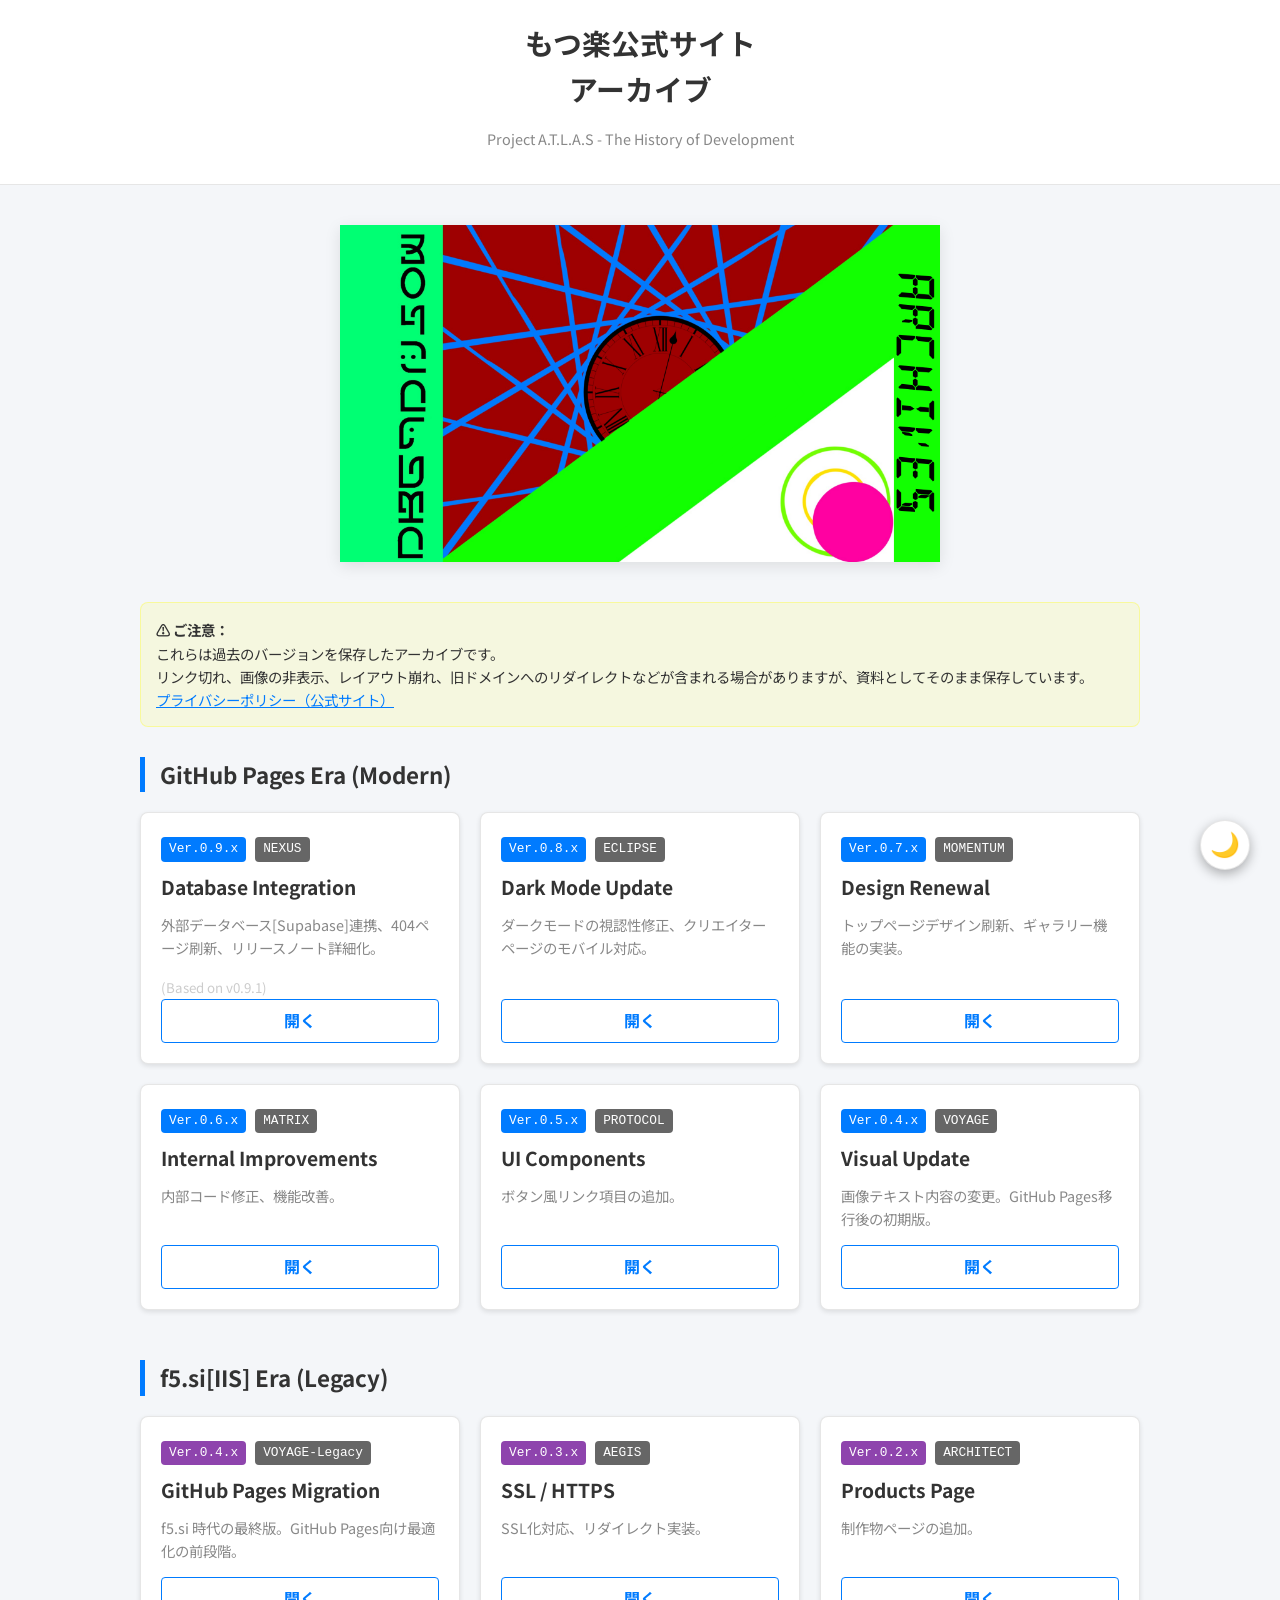
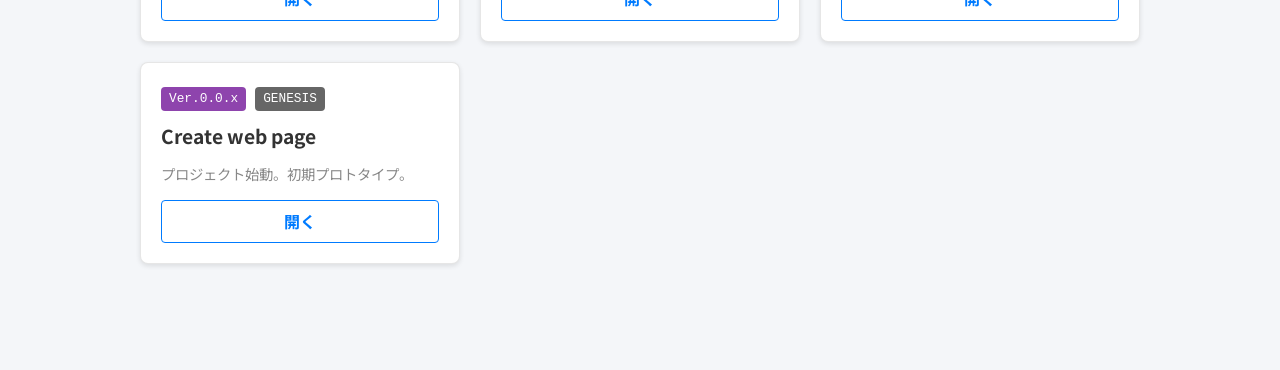
<file: index.html>
<!DOCTYPE html>
<html lang="ja">
<head>
    <!-- Google tag (gtag.js) -->
<script async src="https://www.googletagmanager.com/gtag/js?id=G-YL72TGLYTF"></script>
<script>
  window.dataLayer = window.dataLayer || [];
  function gtag(){dataLayer.push(arguments);}
  gtag('js', new Date());

  gtag('config', 'G-YL72TGLYTF');
</script>
    <meta charset="UTF-8">
    <meta name="viewport" content="width=device-width, initial-scale=1.0">
    <title>もつ楽公式サイト アーカイブライブラリ</title>
    <meta property="og:title" content="もつ楽公式サイト - アーカイブライブラリ">
    <meta property="og:type" content="website">
    <meta property="og:url" content="https://x1288664.github.io/motsuraku-archives/">
    <meta property="og:image" content="https://x1288664.github.io/motsuraku-archives/image/OGP.png">
    <meta property="og:site_name" content="もつ楽公式サイト アーカイブ">
    <meta property="og:description" content="星のカービィをもっと楽しむ！公式サイトのアーカイブサイトです。">
    <meta property="og:locale" content="ja_JP">
    
    <link rel="preconnect" href="https://fonts.googleapis.com">
    <link href="https://fonts.googleapis.com/css2?family=Noto+Sans+JP:wght@400;700&display=swap" rel="stylesheet">
    <link rel="icon" href="favicon.ico">
    <link rel="stylesheet" href="CSS/style.css">
</head>
<body>

    <header class="header">
        <h1>もつ楽公式サイト</h1>
        <h1>アーカイブ</h1>
        <p>Project A.T.L.A.S - The History of Development</p>
        <button id="theme-toggle" class="theme-btn" aria-label="ダークモード切替">
        🌙
        </button>
    </header>

    <div class="container">

        <div class="hero-image-wrapper">
        <img src="image/main.png" alt="Main Visual" class="hero-image">
    </div>
        
        <div class="note">
            <strong>⚠️ ご注意：</strong><br>
            これらは過去のバージョンを保存したアーカイブです。<br>
            リンク切れ、画像の非表示、レイアウト崩れ、旧ドメインへのリダイレクトなどが含まれる場合がありますが、資料としてそのまま保存しています。<br>
            <a href="https://x1288664.github.io/zunda0924-motsuraku.github.io/privacy.html" target="_blank">プライバシーポリシー（公式サイト）</a>
        </div>
<section class="timeline-section">
            <h2 class="section-title">GitHub Pages Era (Modern)</h2>
            <div class="grid">
                <a href="archives/v0.9.x/index.html" class="card">
                    <div>
                        <span class="ver-badge ver-latest">Ver.0.9.x</span>
                        <span class="ver-badge">NEXUS</span>
                        <h3>Database Integration</h3>
                        <p>外部データベース[Supabase]連携、404ページ刷新、リリースノート詳細化。</p>
                        <small style="color:#cccccc;">(Based on v0.9.1)</small>
                    </div>
                    <div class="open-btn">開く</div>
                </a>

                <a href="archives/v0.8.x/index.html" class="card">
                    <div>
                        <span class="ver-badge ver-latest">Ver.0.8.x</span>
                        <span class="ver-badge">ECLIPSE</span>
                        <h3>Dark Mode Update</h3>
                        <p>ダークモードの視認性修正、クリエイターページのモバイル対応。</p>
                    </div>
                    <div class="open-btn">開く</div>
                </a>

                <a href="archives/v0.7.x/index.html" class="card">
                    <div>
                        <span class="ver-badge ver-latest">Ver.0.7.x</span>
                        <span class="ver-badge">MOMENTUM</span>
                        <h3>Design Renewal</h3>
                        <p>トップページデザイン刷新、ギャラリー機能の実装。</p>
                    </div>
                    <div class="open-btn">開く</div>
                </a>

                <a href="archives/v0.6.x/index.html" class="card">
                    <div>
                        <span class="ver-badge ver-latest">Ver.0.6.x</span>
                        <span class="ver-badge">MATRIX</span>
                        <h3>Internal Improvements</h3>
                        <p>内部コード修正、機能改善。</p>
                    </div>
                    <div class="open-btn">開く</div>
                </a>

                <a href="archives/v0.5.x/index.html" class="card">
                    <div>
                        <span class="ver-badge ver-latest">Ver.0.5.x</span>
                        <span class="ver-badge">PROTOCOL</span>
                        <h3>UI Components</h3>
                        <p>ボタン風リンク項目の追加。</p>
                    </div>
                    <div class="open-btn">開く</div>
                </a>
                
                <a href="archives/v0.4.x-g/index.html" class="card">
                    <div>
                        <span class="ver-badge ver-latest">Ver.0.4.x</span>
                        <span class="ver-badge">VOYAGE</span>
                        <h3>Visual Update</h3>
                        <p>画像テキスト内容の変更。GitHub Pages移行後の初期版。</p>
                    </div>
                    <div class="open-btn">開く</div>
                </a>
            </div>
        </section>

        <section class="timeline-section">
            <h2 class="section-title">f5.si[IIS] Era (Legacy)</h2>
            <div class="grid">
                <a href="archives/v0.4.x/index.html" class="card">
                    <div>
                        <span class="ver-badge ver-legacy">Ver.0.4.x</span>
                        <span class="ver-badge">VOYAGE-Legacy</span>
                        <h3>GitHub Pages Migration</h3>
                        <p>f5.si 時代の最終版。GitHub Pages向け最適化の前段階。</p>
                    </div>
                    <div class="open-btn">開く</div>
                </a>

                <a href="archives/v0.3.x/index.html" class="card">
                    <div>
                        <span class="ver-badge ver-legacy">Ver.0.3.x</span>
                        <span class="ver-badge">AEGIS</span>
                        <h3>SSL / HTTPS</h3>
                        <p>SSL化対応、リダイレクト実装。</p>
                    </div>
                    <div class="open-btn">開く</div>
                </a>

                <a href="archives/v0.2.x/index.html" class="card">
                    <div>
                        <span class="ver-badge ver-legacy">Ver.0.2.x</span>
                        <span class="ver-badge">ARCHITECT</span>
                        <h3>Products Page</h3>
                        <p>制作物ページの追加。</p>
                    </div>
                    <div class="open-btn">開く</div>
                </a>

                <a href="archives/v0.1.x/index-ver.0.1.html" class="card">
                    <div>
                        <span class="ver-badge ver-legacy">Ver.0.0.x</span>
                        <span class="ver-badge">GENESIS</span>
                        <h3>Create web page</h3>
                        <p>プロジェクト始動。初期プロトタイプ。</p>
                    </div>
                    <div class="open-btn">開く</div>
                </a>
            </div>
        </section>
        
    </section>

    </div>
<script src="JavaScript/scripts.js"></script>
</body>
</html>
</file>
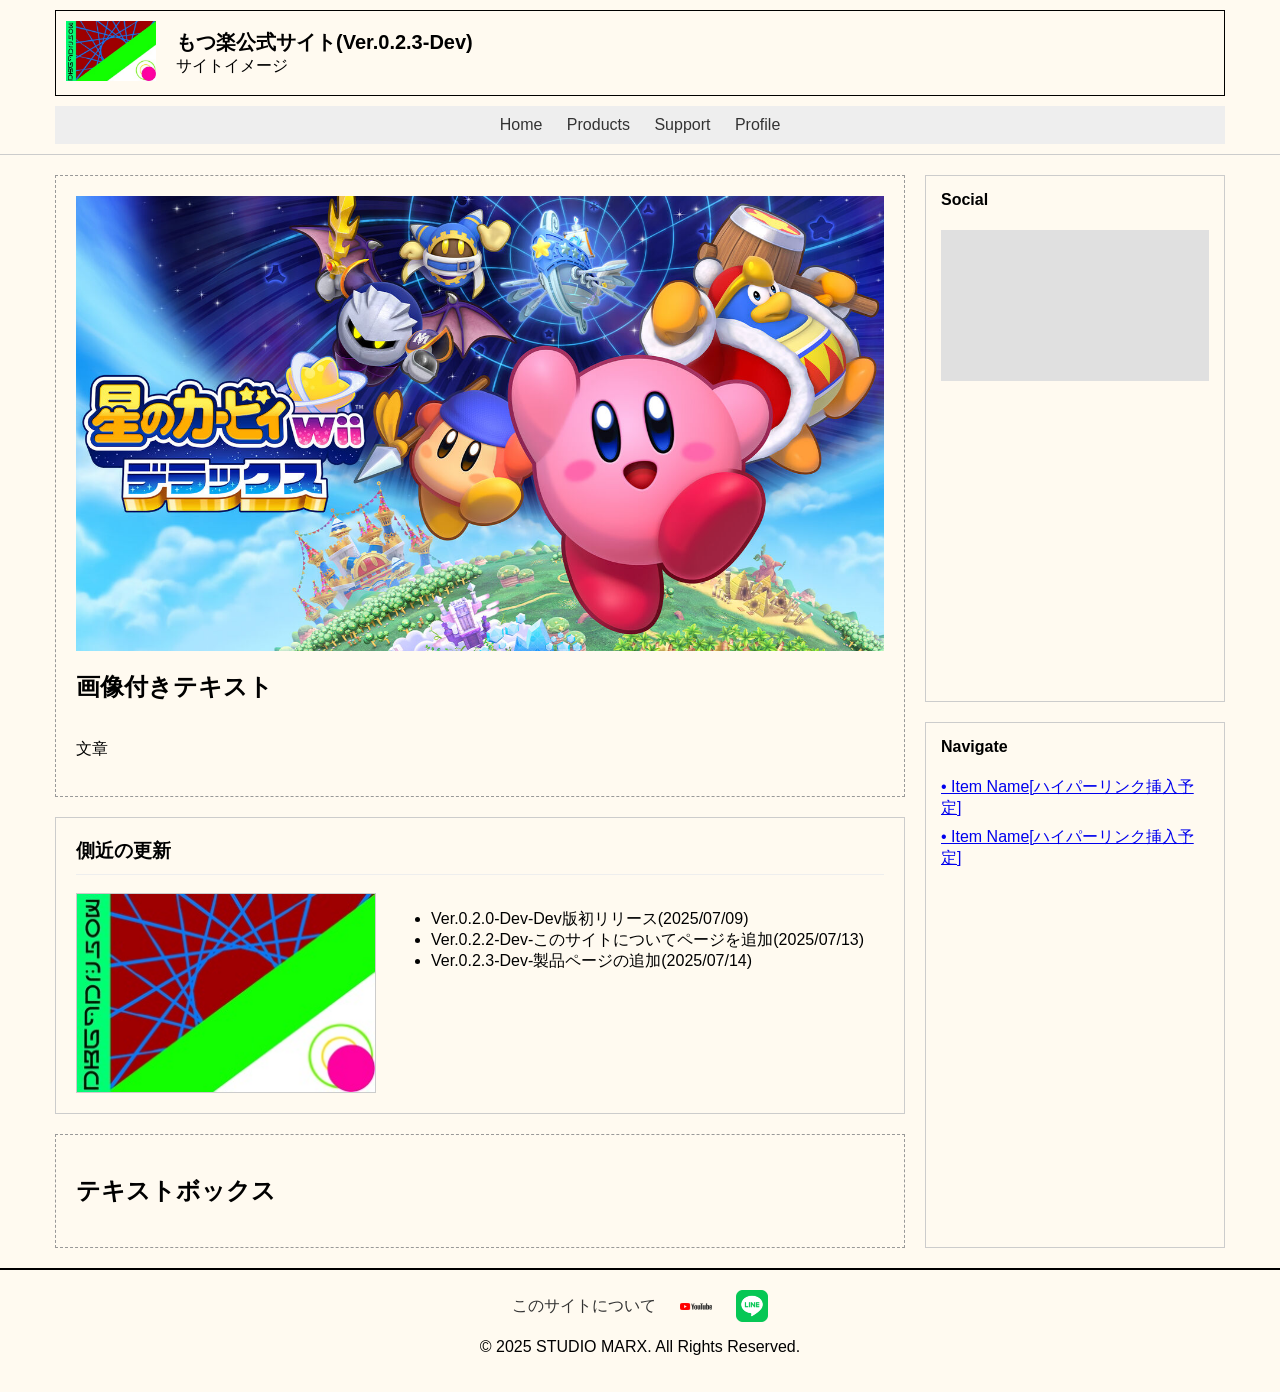
<file: archives/v0.2.x/index.html>
<!DOCTYPE html>
<html lang="ja">
<head>
    <meta charset="UTF-8">
    <meta name="viewport" content="width=device-width, initial-scale=1.0">
    <title>もつ楽公式サイト<Ver class="0 2 3"></Ver>-Dev</title>
    <style>
        /* --- 全体のスタイルとリセット --- */
        * {
            box-sizing: border-box;
        }
        /* ↓↓↓ 修正点 1 ↓↓↓ */
        html {
            height: 100%;
        }
        body {
            height: 100%; /* 高さを100%に */
            margin: 0;
            padding: 0;
            font-family: sans-serif;
            background-color: #f0f0f0;
            display: flex; /* Flexコンテナ化 */
            flex-direction: column; /* 要素を縦に並べる */
        }
        /* ↑↑↑ 修正点 1 ↑↑↑ */

        /* --- ヘッダーとフッター（画面幅いっぱいに広がる） --- */
        .header, .footer {
            width: 100%;
            background-color: #fffaf0;
            flex-shrink: 0; /* ヘッダーとフッターが縮まないようにする */
        }

        /* --- コンテンツを中央に配置するラッパー --- */
        .content-wrapper {
            width: 100%;
            max-width: 1200px;
            margin: 0 auto;
            padding: 0 15px;
        }

        /* --- ヘッダー --- */
        .header {
            border-bottom: 1px solid #ccc;
            padding: 10px 0;
        }
        .header-top {
            display: flex;
            align-items: center;
            flex-wrap: wrap;
            border: 1px solid #000;
        }
        .logo-link {
            padding: 10px;
        }
        .logo-image {
            height: 60px;
            width: auto;
        }
        .company-info {
            padding: 10px;
        }
        .company-info .company-name {
            font-size: 20px;
            font-weight: bold;
        }
        .header-nav {
            background-color: #eee;
            margin-top: 10px;
            padding: 10px;
            text-align: center;
        }
        .header-nav a {
            margin: 0 10px;
            text-decoration: none;
            color: #333;
        }

        /* --- メインコンテンツエリア --- */
        /* ↓↓↓ 修正点 2 ↓↓↓ */
        .main-container {
            flex: 1; /* 空きスペースを埋めるように伸ばす */
            width: 100%;
            background-color: #fffaf0;
        }
        .main-content {
            display: flex;
            height: 100%; /* 親の高さに合わせる */
            padding-top: 20px;
            padding-bottom: 20px; /* 下にも余白を戻す */
        }
        /* ↑↑↑ 修正点 2 ↑↑↑ */
        .content {
            flex: 1;
            min-width: 0;
            margin-right: 20px;
            display: flex; /* 子要素を均等に伸ばすためにFlex化 */
            flex-direction: column; /* 縦に並べる */
        }
        .sidebar {
            width: 300px;
            display: flex; /* 子要素を均等に伸ばすためにFlex化 */
            flex-direction: column; /* 縦に並べる */
        }

        /* --- 左側コンテンツの各セクション --- */
        .image-with-text, .top-story, .text-box {
            border: 1px dashed #999;
            padding: 20px;
            flex: 1; /* ← この指定で均等に伸びます */
            display: flex;
            flex-direction: column;
            justify-content: center; /* 中身を中央寄せ（お好みで） */
        }
        .image-with-text, .top-story {
             margin-bottom: 20px;
        }

        .top-story {
             border-style: solid;
             border-color: #ccc;
        }
        .top-story h3 {
            border-bottom: 1px solid #eee;
            padding-bottom: 10px;
            margin-top: 0;
        }
        .story-body {
            display: flex;
            align-items: flex-start;
        }
        .story-body img {
            width: 100px;
            height: 100px;
            border: 1px solid #ccc;
            margin-right: 15px;
            flex-shrink: 0;
        }

        /* --- サイドバー（右側）--- */
        .sidebar-section {
            border: 1px solid #ccc;
            padding: 15px;
            flex: 1; /* ← この指定で均等に伸びます */
        }
        .sidebar-section:first-child {
            margin-bottom: 20px;
        }
        .sidebar-section h4 {
            margin-top: 0;
        }
        .youtube-embed {
            position: relative;
            width: 100%;
            padding-top: 56.25%;
            background-color: #e0e0e0;
            margin-bottom: 10px;
        }
        .youtube-embed iframe {
            position: absolute;
            top: 0;
            left: 0;
            width: 100%;
            height: 100%;
        }
        .sidebar-section ul {
            list-style: none;
            padding: 0;
        }
        .sidebar-section ul li {
            margin-bottom: 8px;
        }

        /* --- フッター --- */
        .footer {
            border-top: 2px solid #000;
        }
        .footer .content-wrapper {
             padding-top: 20px;
             padding-bottom: 20px;
             text-align: center;
        }
        .footer-links {
            margin-bottom: 15px;
        }
        .footer-links a {
            color: #333;
            text-decoration: none;
            margin: 0 10px;
            vertical-align: middle;
        }
        .footer-links img.social-icon {
            width: 32px;
            height: auto;
            vertical-align: middle;
        }

        /* --- レスポンシブ対応 (メディアクエリ) --- */
        @media (max-width: 768px) {
            body {
                height: auto; /* スマホでは高さ固定を解除 */
            }
            .main-content {
                flex-direction: column;
                height: auto;
            }
            .content {
                margin-right: 0;
                margin-bottom: 20px;
            }
            .sidebar {
                width: 100%;
            }
            .story-body {
                flex-direction: column;
            }
            .story-body img {
                margin-right: 0;
                margin-bottom: 10px;
            }
        }
    </style>
</head>
<!-- Google tag (gtag.js) -->
<script async src="https://www.googletagmanager.com/gtag/js?id=G-VM2JH5QT03"></script>
<script>
  window.dataLayer = window.dataLayer || [];
  function gtag(){dataLayer.push(arguments);}
  gtag('js', new Date());

  gtag('config', 'G-VM2JH5QT03');
</script>

<body>

    <header class="header">
        <div class="content-wrapper">
            <div class="header-top">
                <a href="/" class="logo-link">
                    <img src="image/headerlogo.jpg" alt="Company Logo" class="logo-image">
                </a>
                <!--ヘッダー-->
                <div class="company-info">
                    <div class="company-name">もつ楽公式サイト(Ver.0.2.3-Dev)</div>
                    <div class="description">サイトイメージ</div>
                </div>
            </div>
            <!--ヘッダー項目-->
             <nav class="header-nav">
                <a href="index.html">Home</a>
                <a href="products.html">Products</a>
                <a href="#">Support</a>
                <a href="#">Profile</a>
            </nav>
        </div>
    </header>

    <div class="main-container">
        <div class="content-wrapper" style="height: 100%;">
            <div class="main-content">

                <!--画像付きテキスト-->
                <main class="content">
                    <section class="image-with-text">
                        <img src="image/KB-WDX.jpg" alt="説明" style="max-width: 100%; height: auto;">
                        <h2>画像付きテキスト</h2>
                        <p>文章</p>
                    </section>
                    <!--ヘッドライン-->
                    <section class="top-story">
                        <h3>側近の更新</h3>
                        <div class="story-body">
                            <img src="image/headerlogo.jpg" alt="イメージ" style="width: 300px; height: 200px;">
                            <ul>
                                <li>Ver.0.2.0-Dev-Dev版初リリース(2025/07/09)</li>
                                <li>Ver.0.2.2-Dev-このサイトについてページを追加(2025/07/13)</li>
                                <li>Ver.0.2.3-Dev-製品ページの追加(2025/07/14)</li>
                            </ul>
                        </div>
                    </section>
                    <!--テキストボックス-->
                    <section class="text-box"><h2>テキストボックス</h2></section>
                </main>

                <!--サイドバー-->
                <aside class="sidebar">
                    <section class="sidebar-section">
                        <!--ソーシャル-->
                        <h4>Social</h4>
                        <!-- <iframe src="https://www.youtube.com/embed/?list=UUFOwm7Xgwb36ko8w6kFmBjQ" title="YouTube video player" frameborder="0" allow="accelerometer; autoplay; clipboard-write; encrypted-media; gyroscope; picture-in-picture" allowfullscreen></iframe> -->
                        <div class="youtube-embed">
                             <iframe width="560" height="315" src="https://www.youtube.com/embed/?list=UUFOwm7Xgwb36ko8w6kFmBjQ" title="YouTube video player" frameborder="0" allow="accelerometer; autoplay; clipboard-write; encrypted-media; gyroscope; picture-in-picture; web-share" referrerpolicy="strict-origin-when-cross-origin" allowfullscreen></iframe>
                        </div>
                    </section>
                    <section class="sidebar-section">
                        <!--サイト内項目-->
                        <h4>Navigate</h4>
                        <ul>
                            <li><a href="#">• Item Name[ハイパーリンク挿入予定]</a></li>
                            <li><a href="#">• Item Name[ハイパーリンク挿入予定]</a>
                        </ul>
                    </section>
                </aside>
            </div>
        </div>
    </div>

    <!--フッター-->
    <footer class="footer">
        <div class="content-wrapper">
            <div class="footer-links">
                <a href="Server-info.html">このサイトについて</a>
                <!--Youtube,LINEリンク-->
                <a href="https://www.youtube.com/@motsulakuradio" target="_blank"><img src="image/YT-Logo.png" alt="Youtube" class="social-icon"></a>
                <a href="https://line.me/ti/g2/fNG0xLERQMhb2DdxRePYU7AVBeMGdDMT3Gbkqg?utm_source=invitation&utm_medium=link_copy&utm_campaign=default" target="_blank"><img src="image/LINE.png" alt="LINE" class="social-icon"></a>
            </div>
            <!--コピーライト-->
            <p class="copyright">© 2025 STUDIO MARX. All Rights Reserved.</p>
        </div>
    </footer>

</body>
</html>
</file>
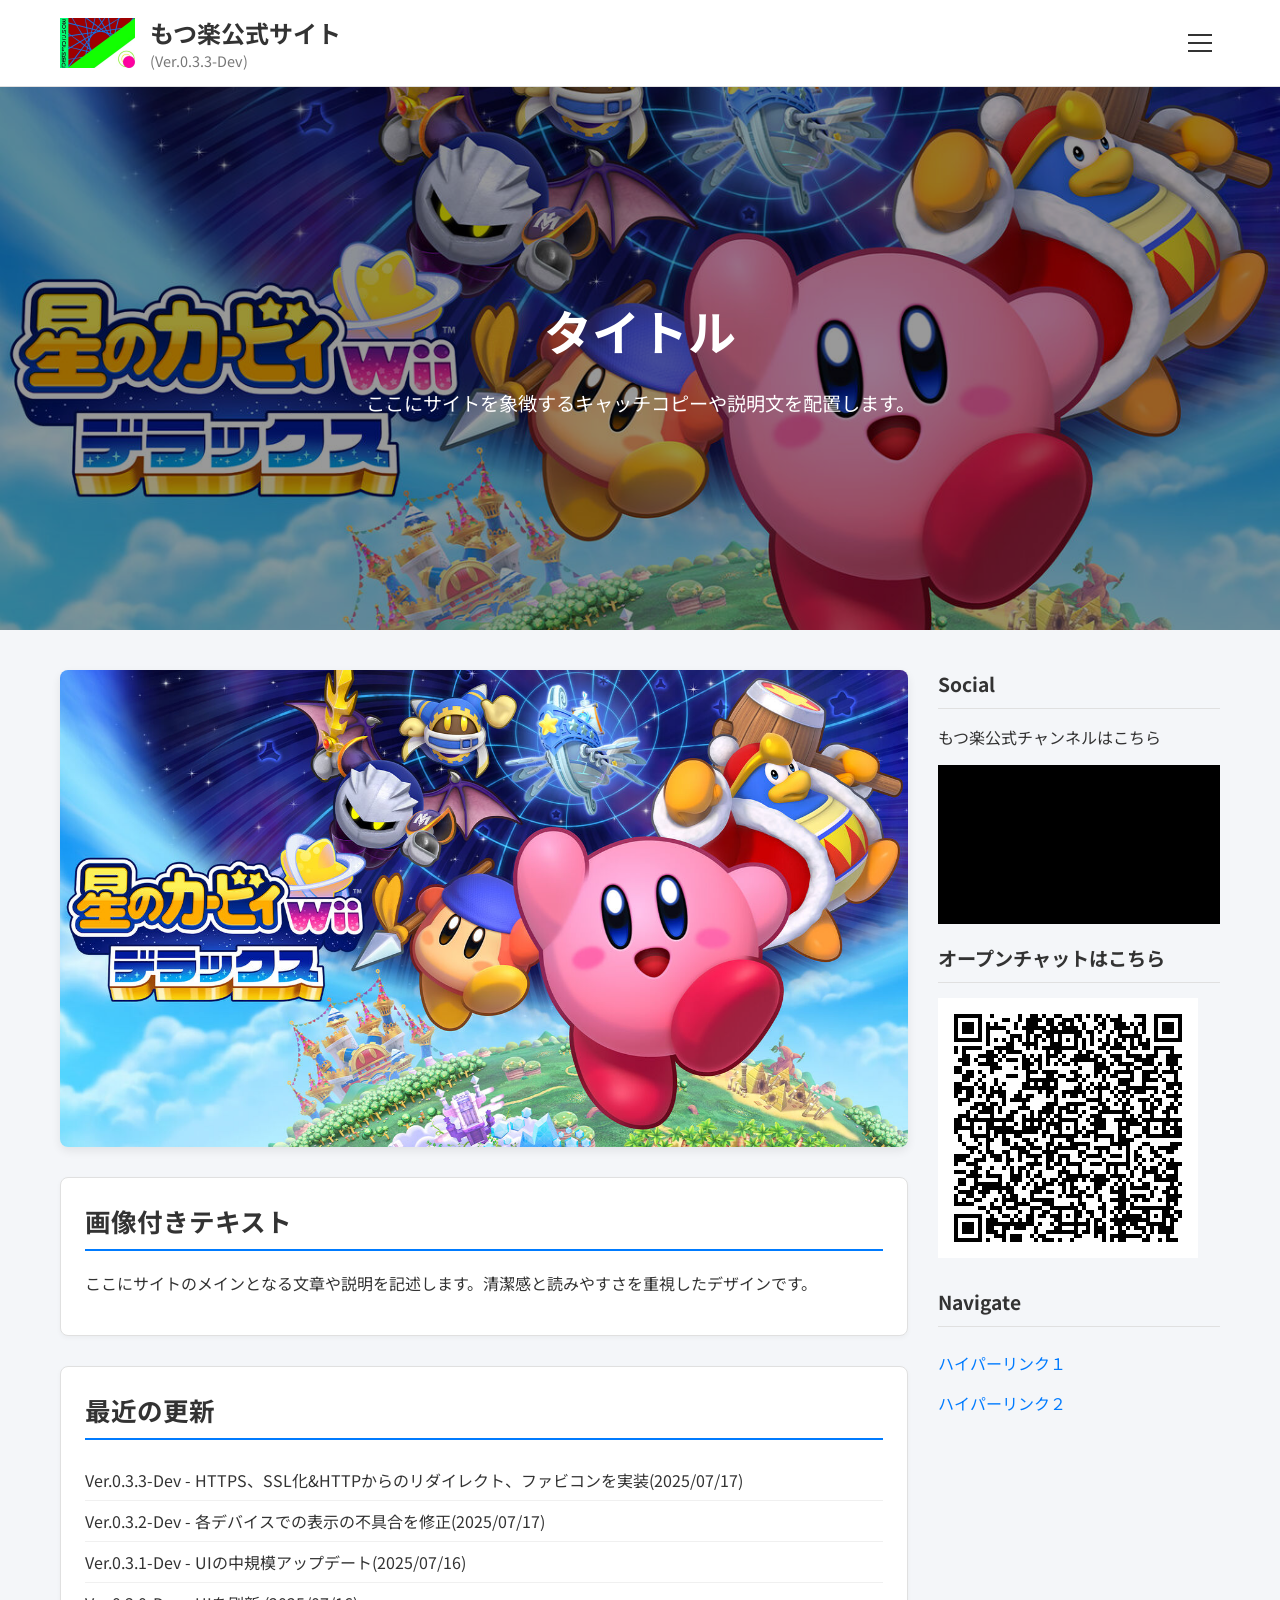
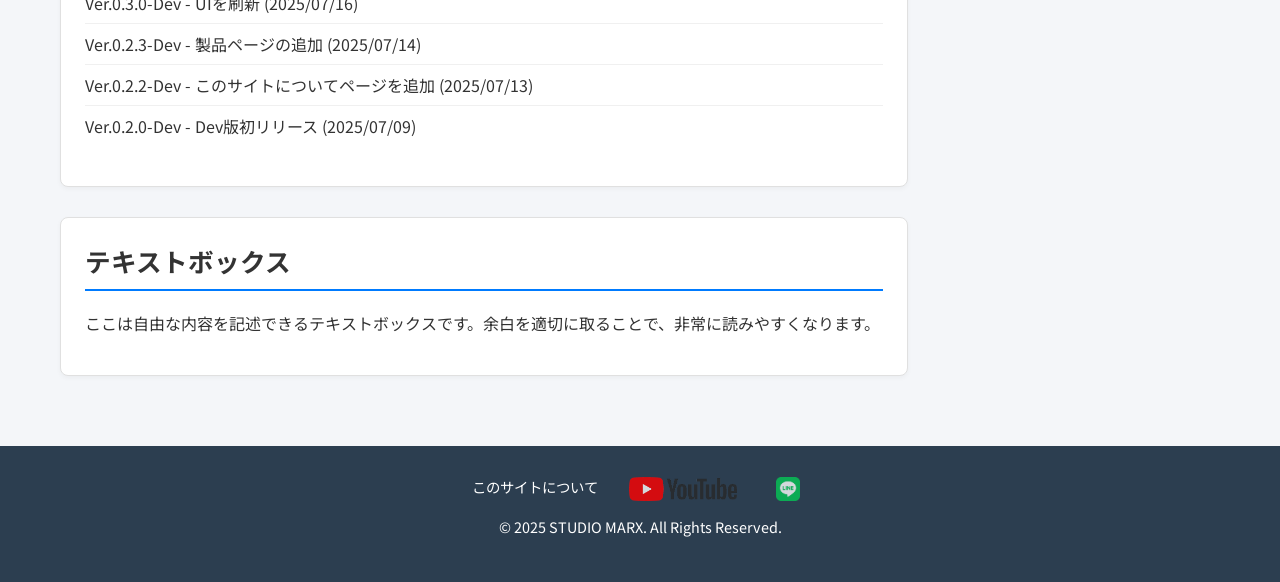
<file: archives/v0.3.x/index.html>
<!DOCTYPE html>
<html lang="ja">
<head>
    <meta charset="UTF-8">
    <meta name="viewport" content="width=device-width, initial-scale=1.0">
    <title>もつ楽公式サイト(Ver.0.3.3-Dev)</title>

    <link rel="preconnect" href="https://fonts.googleapis.com">
    <link rel="preconnect" href="https://fonts.gstatic.com" crossorigin>
    <link href="https://fonts.googleapis.com/css2?family=Noto+Sans+JP:wght@400;700&display=swap" rel="stylesheet">

    <style>
        /*==================================================
        基本設定
        ==================================================*/
        :root {
            --base-color: #FFFFFF; --background-color: #f4f6f9; --text-color: #333333;
            --accent-color: #007bff; --border-color: #e0e0e0; --footer-bg-color: #2c3e50;
        }
        * { box-sizing: border-box; }
        html { scroll-behavior: smooth; }
        body { margin: 0; font-family: 'Noto Sans JP', sans-serif; color: var(--text-color); background-color: var(--background-color); }
        a { color: var(--accent-color); text-decoration: none; }
        a:hover { text-decoration: underline; }
        img { max-width: 100%; height: auto; vertical-align: middle; }
        .container { width: 100%; max-width: 1200px; margin: 0 auto; padding: 0 20px; }

        /*==================================================
        ヘッダー (変更点1)
        ==================================================*/
        .site-header {
            position: fixed; /* 最初から固定 */
            top: 0; left: 0; width: 100%;
            z-index: 1000;
            background-color: var(--base-color);
            padding: 15px 0;
            border-bottom: 1px solid var(--border-color);
            transition: background-color 0.3s ease, box-shadow 0.3s ease;
        }
        /* スクロール時に背景を半透明にする */
        .site-header.has-scrolled {
            background-color: rgba(255, 255, 255, 0.85);
            backdrop-filter: blur(10px);
            box-shadow: 0 2px 10px rgba(0,0,0,0.05);
        }
        /* 固定ヘッダーがコンテンツに被るのを防ぐ */
        body {
            padding-top: 82px; /* ヘッダーの高さ分、余白を設ける */
        }

        .header-inner { display: flex; justify-content: space-between; align-items: center; }
        .site-branding { display: flex; align-items: center; }
        .site-logo img { height: 50px; margin-right: 15px; }
        .site-title { font-size: 1.5em; font-weight: bold; margin: 0; }
        .site-description { font-size: 0.9em; color: #777; margin: 0; }

        /*==================================================
        ナビゲーション (変更点2)
        ==================================================*/
        .main-navigation { position: relative; } /* ドロップダウンの基準位置 */
        .menu-toggle {
            display: block; /* 最初から表示 */
            width: 40px; height: 40px; border: none; background: transparent;
            cursor: pointer; padding: 0; z-index: 20;
        }
        .menu-toggle span {
            display: block; width: 24px; height: 2px; background-color: #333;
            margin: 6px auto; transition: all 0.3s ease-in-out;
        }
        /* --- プルダウンメニュー --- */
        .menu-container {
            display: block; /* display:flexをやめる */
            position: absolute;
            top: calc(100% + 15px); /* ボタンの少し下 */
            right: 0;
            width: 200px;
            background-color: white;
            border-radius: 8px;
            box-shadow: 0 4px 15px rgba(0,0,0,0.15);
            padding: 10px 0;
            /* アニメーション */
            opacity: 0;
            transform: translateY(10px);
            visibility: hidden;
            transition: opacity 0.3s ease, transform 0.3s ease, visibility 0.3s;
        }
        .menu-container a {
            display: block; /* 縦並びにする */
            padding: 12px 20px;
        }
        /* --- メニューが開いた時のスタイル --- */
        .menu-container.is-open {
            opacity: 1;
            transform: translateY(0);
            visibility: visible;
        }
        /* --- ハンガーガーアイコンが「×」になるアニメーション --- */
        .menu-toggle.is-active span:nth-child(1) { transform: translateY(8px) rotate(45deg); }
        .menu-toggle.is-active span:nth-child(2) { opacity: 0; }
        .menu-toggle.is-active span:nth-child(3) { transform: translateY(-8px) rotate(-45deg); }

        /*==================================================
        キービジュアル
        ==================================================*/
        .hero-fullscreen {
            position: relative; width: 100%; height: calc(70vh - 82px); /* ヘッダーの高さを引く */
            min-height: 450px; color: #fff; background-size: cover; background-position: center;
            display: flex; align-items: center; justify-content: center; text-align: center;
            background-image: url("image/KB-WDX.jpg");
        }
        .hero-fullscreen::before { content: ''; position: absolute; top: 0; left: 0; width: 100%; height: 100%; background-color: rgba(0, 0, 0, 0.4); }
        .hero-content { position: relative; padding: 20px; }
        .hero-title { font-size: 3em; font-weight: bold; margin-top: 0; margin-bottom: 0.5em; }
        .hero-subtitle { font-size: 1.2em; margin: 0; max-width: 600px; }
        
        /*==================================================
        メインコンテンツ
        ==================================================*/
        .site-content { padding-top: 40px; padding-bottom: 40px; }
        .content-grid { display: flex; gap: 30px; }
        .main-column { flex: 3; }
        .sidebar-column { flex: 1; }
        .full-bleed-image { border-radius: 8px; margin-bottom: 30px; box-shadow: 0 4px 10px rgba(0,0,0,0.08); }
        .card { background-color: var(--base-color); border: 1px solid var(--border-color); border-radius: 8px; padding: 24px; box-shadow: 0 2px 5px rgba(0,0,0,0.04); margin-bottom: 30px; }
        .card h2 { margin-top: 0; font-size: 1.6em; border-bottom: 2px solid var(--accent-color); padding-bottom: 10px; margin-bottom: 20px; }
        .sidebar-widget { margin-bottom: 30px; }
        .sidebar-widget h3 { font-size: 1.2em; padding-bottom: 10px; border-bottom: 1px solid var(--border-color); margin-top: 0; margin-bottom: 15px; }
        .sidebar-widget ul { list-style: none; padding: 0; }
        .sidebar-widget ul li a { display: block; padding: 8px 0; }
        .update-list { list-style: none; padding-left: 0; }
        .update-list li { padding: 8px 0; border-bottom: 1px solid #f0f0f0; }
        .update-list li:last-child { border-bottom: none; }
        
        /* --- YouTubeレスポンシブ対応 (変更点3) --- */
        .youtube-container {
            position: relative; width: 100%; height: 0;
            padding-bottom: 56.25%; /* 16:9 */
            overflow: hidden; background-color: #000;
        }
        .youtube-container iframe {
            position: absolute; top: 0; left: 0; width: 100%; height: 100%;
        }
        
        /*==================================================
        フッター
        ==================================================*/
        .site-footer { background-color: var(--footer-bg-color); color: #fff; padding: 30px 0; text-align: center; font-size: 0.9em; }
        .footer-links { margin-bottom: 15px; }
        .footer-links a { color: #fff; margin: 0 10px; }
        .footer-social-icons img { height: 24px; width: auto; margin: 0 8px; opacity: 0.8; transition: opacity 0.2s; }
        .footer-social-icons img:hover { opacity: 1; }
        
        /*==================================================
        レスポンシブ対応
        ==================================================*/
        @media (max-width: 768px) {
            .content-grid { flex-direction: column; }
            /* スマホではロゴとサイト名を少し小さく */
            .site-title { font-size: 1.2em; }
            .site-logo img { height: 40px; }
            body { padding-top: 72px; }
            .hero-title { font-size: 2em; }
            .hero-subtitle { font-size: 1em; }
        }
    </style>
    
</head>

<body>

    <header class="site-header" id="siteHeader">
        <div class="container header-inner">
            <div class="site-branding">
                <a href="index.html" class="site-logo"><img src="image/headerlogo.jpg" alt="もつ楽 ロゴ"></a>
                <div>
                    <h1 class="site-title">もつ楽公式サイト</h1>
                    <p class="site-description">(Ver.0.3.3-Dev)</p>
                </div>
            </div>
            <nav class="main-navigation">
                <button class="menu-toggle" id="menuToggle" aria-label="メニューを開閉">
                    <span></span><span></span><span></span>
                </button>
                <div class="menu-container" id="menuContainer">
                    <a href="index.html">Home</a>
                    <a href="products.html">Products</a>
                    <a href="#">Support</a>
                    <a href="#">Profile</a>
                </div>
            </nav>
        </div>
    </header>

    <section class="hero-fullscreen">
        <div class="hero-content">
            <h2 class="hero-title">タイトル</h2>
            <p class="hero-subtitle">ここにサイトを象徴するキャッチコピーや説明文を配置します。</p>
        </div>
    </section>

    <main class="site-content">
        <div class="container content-grid">
            <div class="main-column">
                <img src="image/KB-WDX.jpg" alt="メインビジュアル" class="full-bleed-image">
                <section class="card">
                    <h2>画像付きテキスト</h2>
                    <p>ここにサイトのメインとなる文章や説明を記述します。清潔感と読みやすさを重視したデザインです。</p>
                </section>
                <section class="card">
                    <h2>最近の更新</h2>
                    <ul class="update-list">
                        <li>Ver.0.3.3-Dev - HTTPS、SSL化&HTTPからのリダイレクト、ファビコンを実装(2025/07/17)</li>
                        <li>Ver.0.3.2-Dev - 各デバイスでの表示の不具合を修正(2025/07/17)</li>
                        <li>Ver.0.3.1-Dev - UIの中規模アップデート(2025/07/16)</li>
                        <li>Ver.0.3.0-Dev - UIを刷新 (2025/07/16)</li>
                        <li>Ver.0.2.3-Dev - 製品ページの追加 (2025/07/14)</li>
                        <li>Ver.0.2.2-Dev - このサイトについてページを追加 (2025/07/13)</li>
                        <li>Ver.0.2.0-Dev - Dev版初リリース (2025/07/09)</li>
                    </ul>
                </section>
                <section class="card">
                    <h2>テキストボックス</h2>
                    <p>ここは自由な内容を記述できるテキストボックスです。余白を適切に取ることで、非常に読みやすくなります。</p>
                </section>
            </div>
            <aside class="sidebar-column">
                <section class="sidebar-widget">
                    <h3>Social</h3>
                    <p>もつ楽公式チャンネルはこちら</p>
                    <div class="youtube-container">
                         <iframe src="https://www.youtube.com/embed/?list=UUFOwm7Xgwb36ko8w6kFmBjQ" title="YouTube video player" frameborder="0" allow="accelerometer; autoplay; clipboard-write; encrypted-media; gyroscope; picture-in-picture; web-share" referrerpolicy="strict-origin-when-cross-origin" allowfullscreen></iframe>
                    </div>
                    <h3 style="margin-top:20px;">オープンチャットはこちら</h3>
                    <a href="https://line.me/ti/g2/fNG0xLERQMhb2DdxRePYU7AVBeMGdDMT3Gbkqg?utm_source=invitation&utm_medium=link_copy&utm_campaign=default"><img src="image/motsuraku-QR.png" alt="LINEオープンチャットQRコード"></a>
                </section>
                <section class="sidebar-widget">
                    <h3>Navigate</h3>
                    <ul>
                        <li><a href="#">ハイパーリンク１</a></li>
                        <li><a href="#">ハイパーリンク２</a></li>
                    </ul>
                </section>
            </aside>
        </div>
    </main>

    <footer class="site-footer">
        <div class="container">
            <div class="footer-links">
                <a href="Server-info.html">このサイトについて</a>
                <span class="footer-social-icons">
                    <a href="https://www.youtube.com/@motsulakuradio"><img src="image/YT-Logo.png" alt="Youtube"></a>
                    <a href="https://line.me/ti/g2/fNG0xLERQMhb2DdxRePYU7AVBeMGdDMT3Gbkqg?utm_source=invitation&utm_medium=link_copy&utm_campaign=default"><img src="image/LINE.png" alt="LINE"></a>
                </span>
            </div>
            <p>© 2025 STUDIO MARX. All Rights Reserved.</p>
        </div>
    </footer>
    
    <script>
        document.addEventListener('DOMContentLoaded', function() {
            const siteHeader = document.getElementById('siteHeader');
            const menuToggle = document.getElementById('menuToggle');
            const menuContainer = document.getElementById('menuContainer');

            // --- スクロール時のヘッダー表示切り替え ---
            if (siteHeader) {
                window.addEventListener('scroll', function() {
                    if (window.scrollY > 10) { // 10pxでもスクロールしたら
                        siteHeader.classList.add('has-scrolled');
                    } else {
                        siteHeader.classList.remove('has-scrolled');
                    }
                });
            }

            // --- メニューボタンクリック時のプルダウン表示切り替え ---
            if (menuToggle) {
                menuToggle.addEventListener('click', function() {
                    menuToggle.classList.toggle('is-active');
                    menuContainer.classList.toggle('is-open');
                });
            }
        });
    </script>
</body>
</html>
</file>
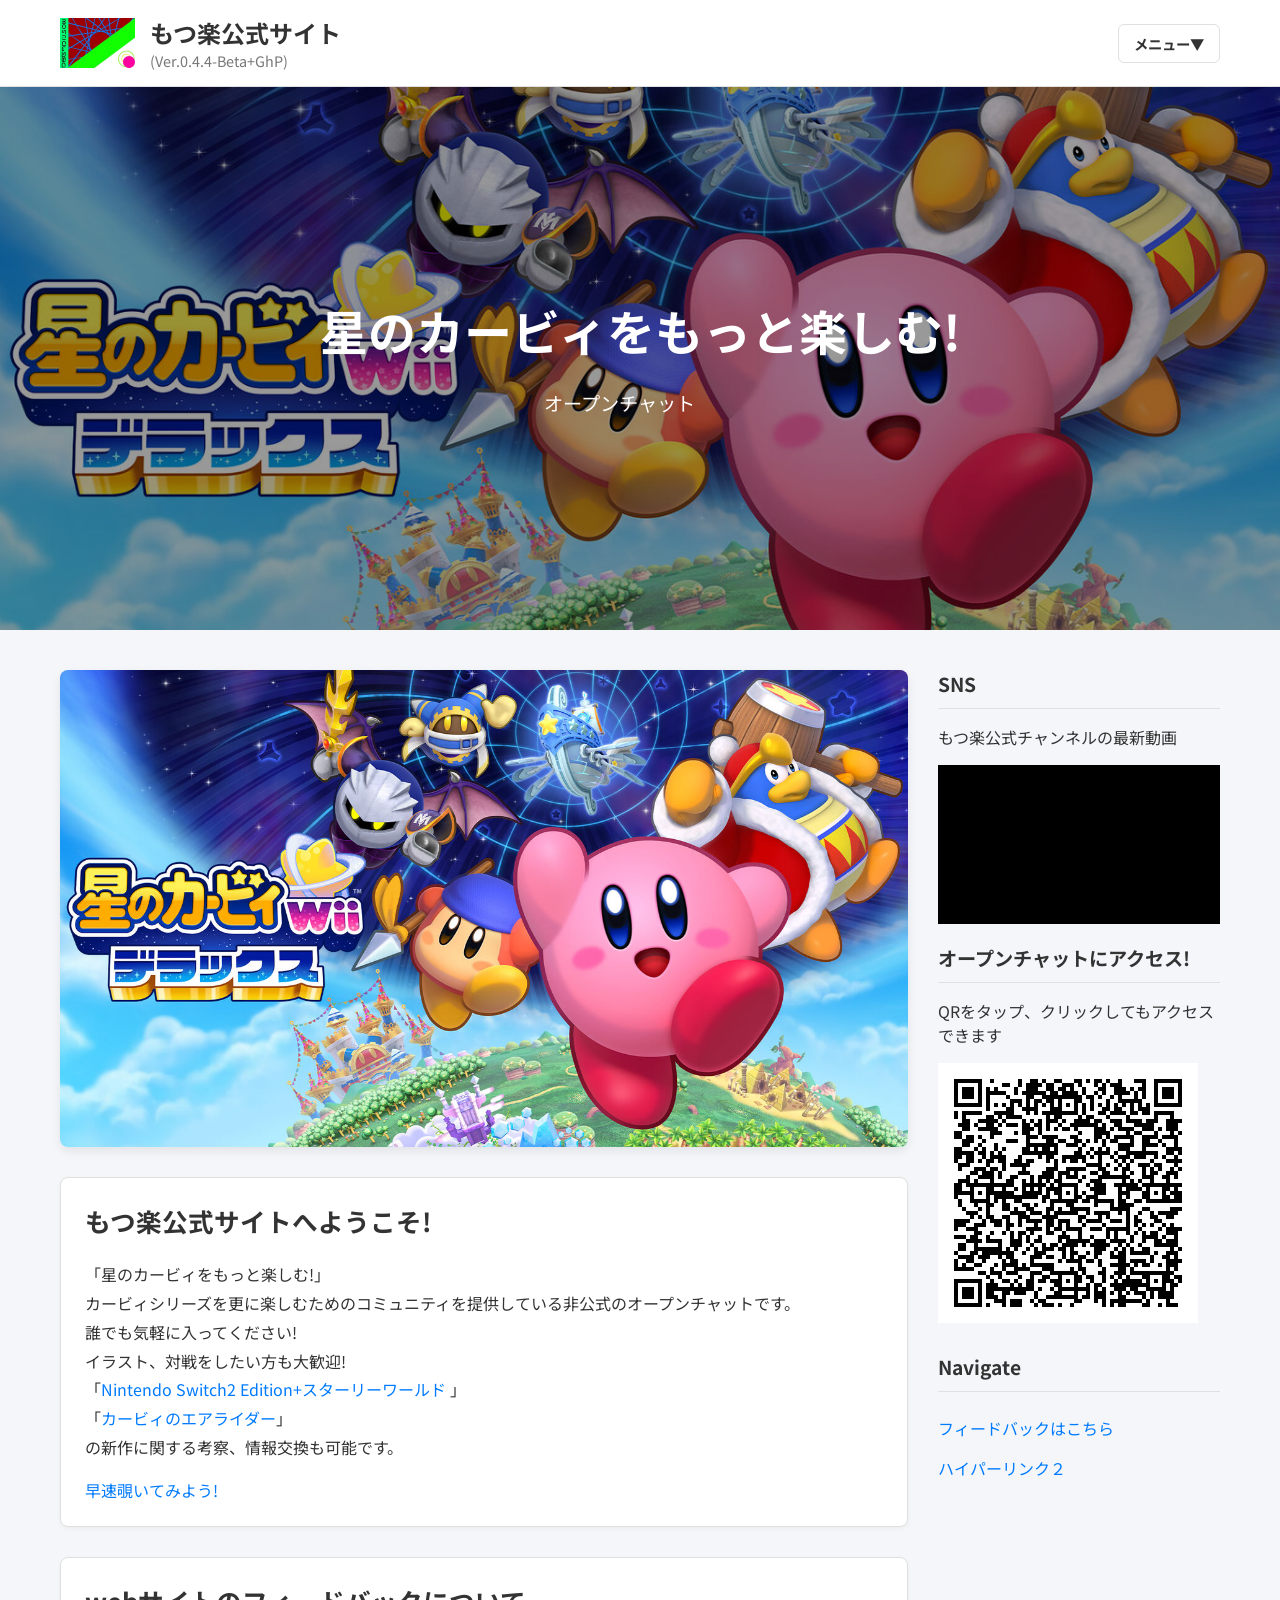
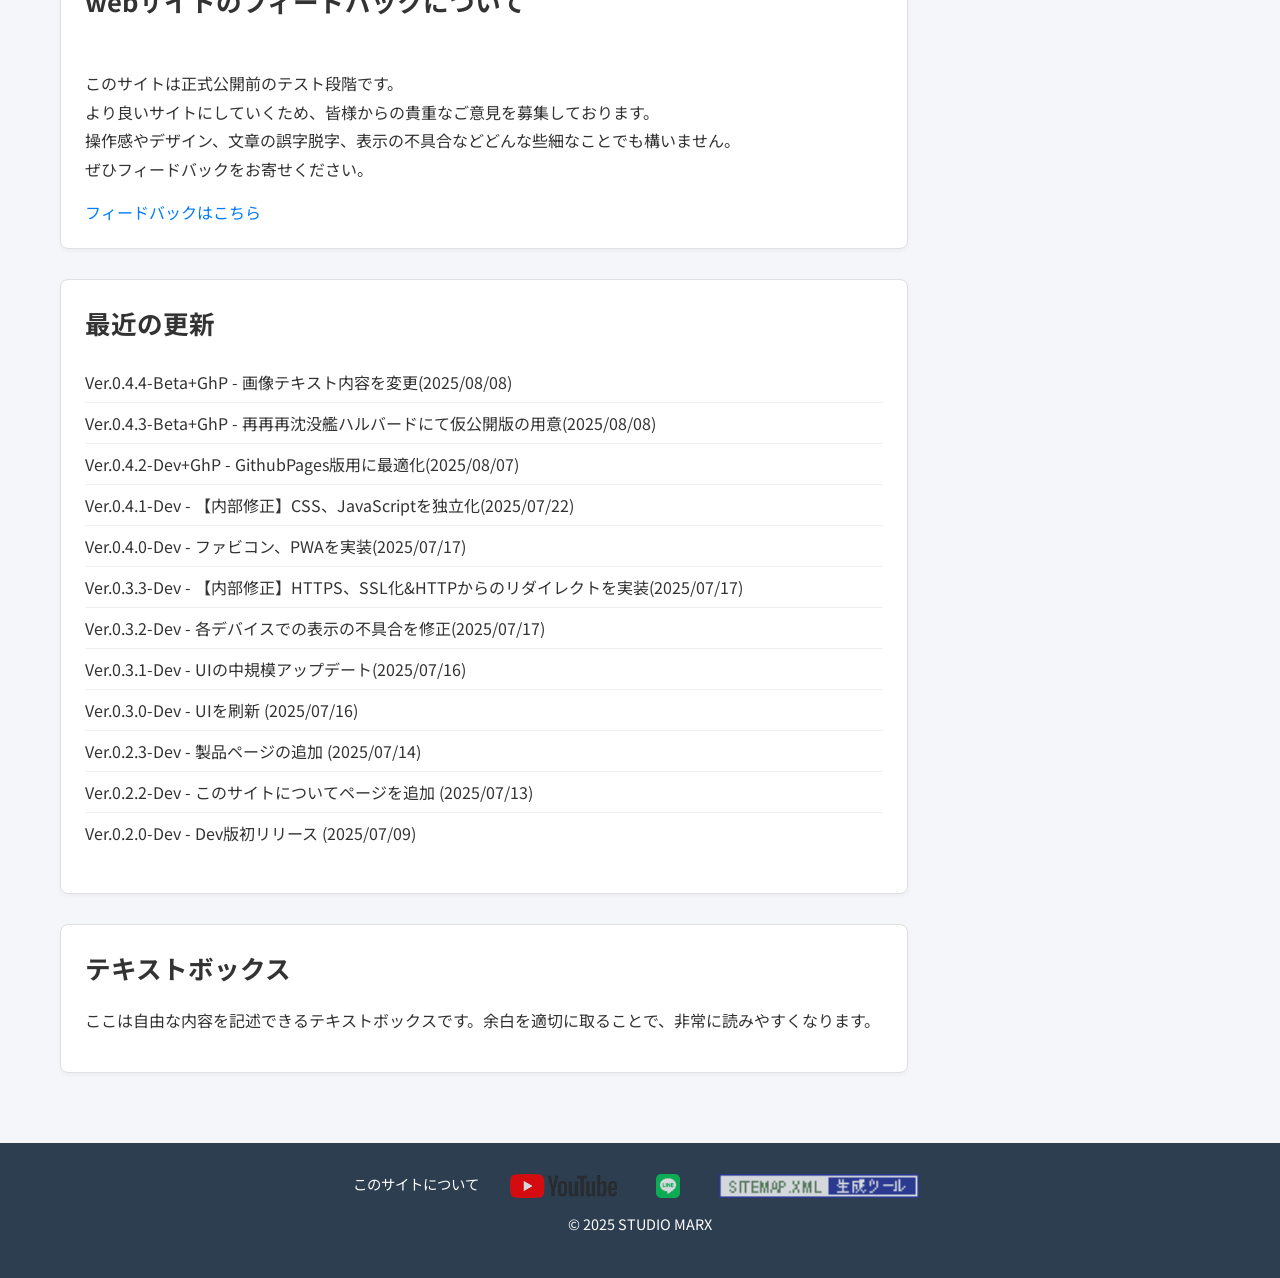
<file: archives/v0.4.x-g/index.html>
<!DOCTYPE html>
<html lang="ja">
<head>

     <!-- Google tag (gtag.js) -->
    <script async src="https://www.googletagmanager.com/gtag/js?id=G-PQBN23EBV6"></script>
    <script>
    window.dataLayer = window.dataLayer || [];
    function gtag(){dataLayer.push(arguments);}
    gtag('js', new Date());

    gtag('config', 'G-PQBN23EBV6');
    </script>

    <meta charset="UTF-8">
    <meta name="viewport" content="width=device-width, initial-scale=1.0">
    <title>もつ楽公式サイト(Ver.0.4.4-Beta+GhP)</title>

    <link rel="preconnect" href="https://fonts.googleapis.com">
    <link rel="preconnect" href="https://fonts.gstatic.com" crossorigin>
    <link href="https://fonts.googleapis.com/css2?family=Noto+Sans+JP:wght@400;700&display=swap" rel="stylesheet">

    <!--Favicon-->
    <link rel="icon" type="image/png" href="my-favicon/favicon-96x96.png" sizes="96x96" />
<link rel="icon" type="image/svg+xml" href="my-favicon/favicon.svg" />
<link rel="shortcut icon" href="my-favicon/favicon.ico" />
<link rel="apple-touch-icon" sizes="180x180" href="my-favicon/apple-touch-icon.png" />
<meta name="apple-mobile-web-app-title" content="もつ楽" />
<link rel="manifest" href="my-favicon/manifest.json">


    <link rel="stylesheet" href="CSS/style.css">

<body>

    <header class="site-header" id="siteHeader">
        <div class="container header-inner">
            <div class="site-branding">
                <a href="index.html" class="site-logo"><img src="image/headerlogo.jpg" alt="もつ楽 ロゴ"></a>
                <div>
                    <h1 class="site-title">もつ楽公式サイト</h1>
                    <p class="site-description">(Ver.0.4.4-Beta+GhP)</p>
                </div>
            </div>
            <nav class="main-navigation">
                <button class="menu-toggle" id="menuToggle" aria-label="メニューを開閉">
                    メニュー▼
                </button>
                <div class="menu-container" id="menuContainer">
                    <a href="index.html">ホーム</a>
                    <a href="products.html">SNSなど</a>
                    <a href="https://forms.gle/Y5u3Rp9b2mLFeU6e6">フィードバック</a>
                    <a href="Profile-server-manager.html">Profile</a>
                </div>
            </nav>
        </div>
    </header>

    <section class="hero-fullscreen">
        <div class="hero-content">
            <!--キービジュアルメインタイトル-->
            <h2 class="hero-title">星のカービィをもっと楽しむ!</h2>

            <!--キービジュアルサブタイトル-->
            <p class="hero-subtitle">オープンチャット</p>
        </div>
    </section>

    <main class="site-content">
        <div class="container content-grid">
            <div class="main-column">
                <img src="image/KB-WDX.jpg" alt="メインビジュアル" class="full-bleed-image">
                <section class="card">
                    <h2>もつ楽公式サイトへようこそ!</h2>
                    <!--画像付きテキストボックス-->
                    <p class="text-pre-line">「星のカービィをもっと楽しむ!」
                        カービィシリーズを更に楽しむためのコミュニティを提供している非公式のオープンチャットです。
                        誰でも気軽に入ってください!
                        イラスト、対戦をしたい方も大歓迎!
                        「<a href="https://www.nintendo.com/jp/games/switch2/arzga/index.html">Nintendo Switch2 Edition+スターリーワールド</a> 」
                        「<a href="https://www.nintendo.com/jp/games/switch2/aaaba/index.html">カービィのエアライダー</a>」
                        の新作に関する考察、情報交換も可能です。</p>
                        <a href="https://line.me/ti/g2/fNG0xLERQMhb2DdxRePYU7AVBeMGdDMT3Gbkqg?utm_source=invitation&utm_medium=link_copy&utm_campaign=default">早速覗いてみよう!</a>
                </section>

                <section class="card">
                    <h2>webサイトのフィードバックについて</h2>
                    <p class="text-pre-line">
                    このサイトは正式公開前のテスト段階です。
                    より良いサイトにしていくため、皆様からの貴重なご意見を募集しております。
                    操作感やデザイン、文章の誤字脱字、表示の不具合などどんな些細なことでも構いません。
                    ぜひフィードバックをお寄せください。
                    </p>
                    <a href="https://forms.gle/LEKasYHFoA6XBBtt5">フィードバックはこちら</a>
                </section>

                <section class="card">
                    <h2>最近の更新</h2>
                    <ul class="update-list">
                        <li>Ver.0.4.4-Beta+GhP - 画像テキスト内容を変更(2025/08/08)</li>
                        <li>Ver.0.4.3-Beta+GhP - 再再再沈没艦ハルバードにて仮公開版の用意(2025/08/08)</li>
                        <li>Ver.0.4.2-Dev+GhP - GithubPages版用に最適化(2025/08/07)</li>
                        <li>Ver.0.4.1-Dev     - 【内部修正】CSS、JavaScriptを独立化(2025/07/22)</li>
                        <li>Ver.0.4.0-Dev     - ファビコン、PWAを実装(2025/07/17)</li>
                        <li>Ver.0.3.3-Dev     - 【内部修正】HTTPS、SSL化&HTTPからのリダイレクトを実装(2025/07/17)</li>
                        <li>Ver.0.3.2-Dev     - 各デバイスでの表示の不具合を修正(2025/07/17)</li>
                        <li>Ver.0.3.1-Dev     - UIの中規模アップデート(2025/07/16)</li>
                        <li>Ver.0.3.0-Dev     - UIを刷新 (2025/07/16)</li>
                        <li>Ver.0.2.3-Dev     - 製品ページの追加 (2025/07/14)</li>
                        <li>Ver.0.2.2-Dev     - このサイトについてページを追加 (2025/07/13)</li>
                        <li>Ver.0.2.0-Dev     - Dev版初リリース (2025/07/09)</li>
                    </ul>
                </section>

                <section class="card">
                    <h2>テキストボックス</h2>
                    <p>ここは自由な内容を記述できるテキストボックスです。余白を適切に取ることで、非常に読みやすくなります。</p>
                </section>
            </div>
            <aside class="sidebar-column">
                <section class="sidebar-widget">
                    <h3>SNS</h3>
                    <p>もつ楽公式チャンネルの最新動画</p>
                    <div class="youtube-container">
                         <iframe src="https://www.youtube.com/embed/?list=UUFOwm7Xgwb36ko8w6kFmBjQ" title="YouTube video player" frameborder="0" allow="accelerometer; autoplay; clipboard-write; encrypted-media; gyroscope; picture-in-picture; web-share" referrerpolicy="strict-origin-when-cross-origin" allowfullscreen></iframe>
                    </div>
                    <h3 style="margin-top:20px;">オープンチャットにアクセス!</h3>
                    <p>QRをタップ、クリックしてもアクセスできます</p>
                    <a href="https://line.me/ti/g2/fNG0xLERQMhb2DdxRePYU7AVBeMGdDMT3Gbkqg?utm_source=invitation&utm_medium=link_copy&utm_campaign=default"><img src="image/motsuraku-QR.png" alt="LINEオープンチャットQRコード"></a>
                </section>
                <section class="sidebar-widget">
                    <h3>Navigate</h3>
                    <ul>
                        <!--旧ハイパーリンク１-->
                        <li><a href="https://forms.gle/Y5u3Rp9b2mLFeU6e6">フィードバックはこちら</a></li>
                        <li><a href="#">ハイパーリンク２</a></li>
                    </ul>
                </section>
            </aside>
        </div>
    </main>

    <footer class="site-footer">
        <div class="container">
            <div class="footer-links">
                <a href="Server-info.html">このサイトについて</a>
                <span class="footer-social-icons">
                    <a href="https://www.youtube.com/@motsulakuradio"><img src="image/YT-Logo.png" alt="Youtube"></a>
                    <a href="https://line.me/ti/g2/fNG0xLERQMhb2DdxRePYU7AVBeMGdDMT3Gbkqg?utm_source=invitation&utm_medium=link_copy&utm_campaign=default"><img src="image/LINE.png" alt="LINE"></a>
                    <a href="http://www.sitemapxml.jp/" target="_blank"><img src="image/sitemapxml.png" width="117" height="14" alt="sitemap.xml自動生成ツール" /></a>
                </span>
            </div>
            <p>© 2025 STUDIO MARX</p>
        </div>
    </footer>
    
<script src="JavaScript/script.js"></script>

</body>
</html>
</file>
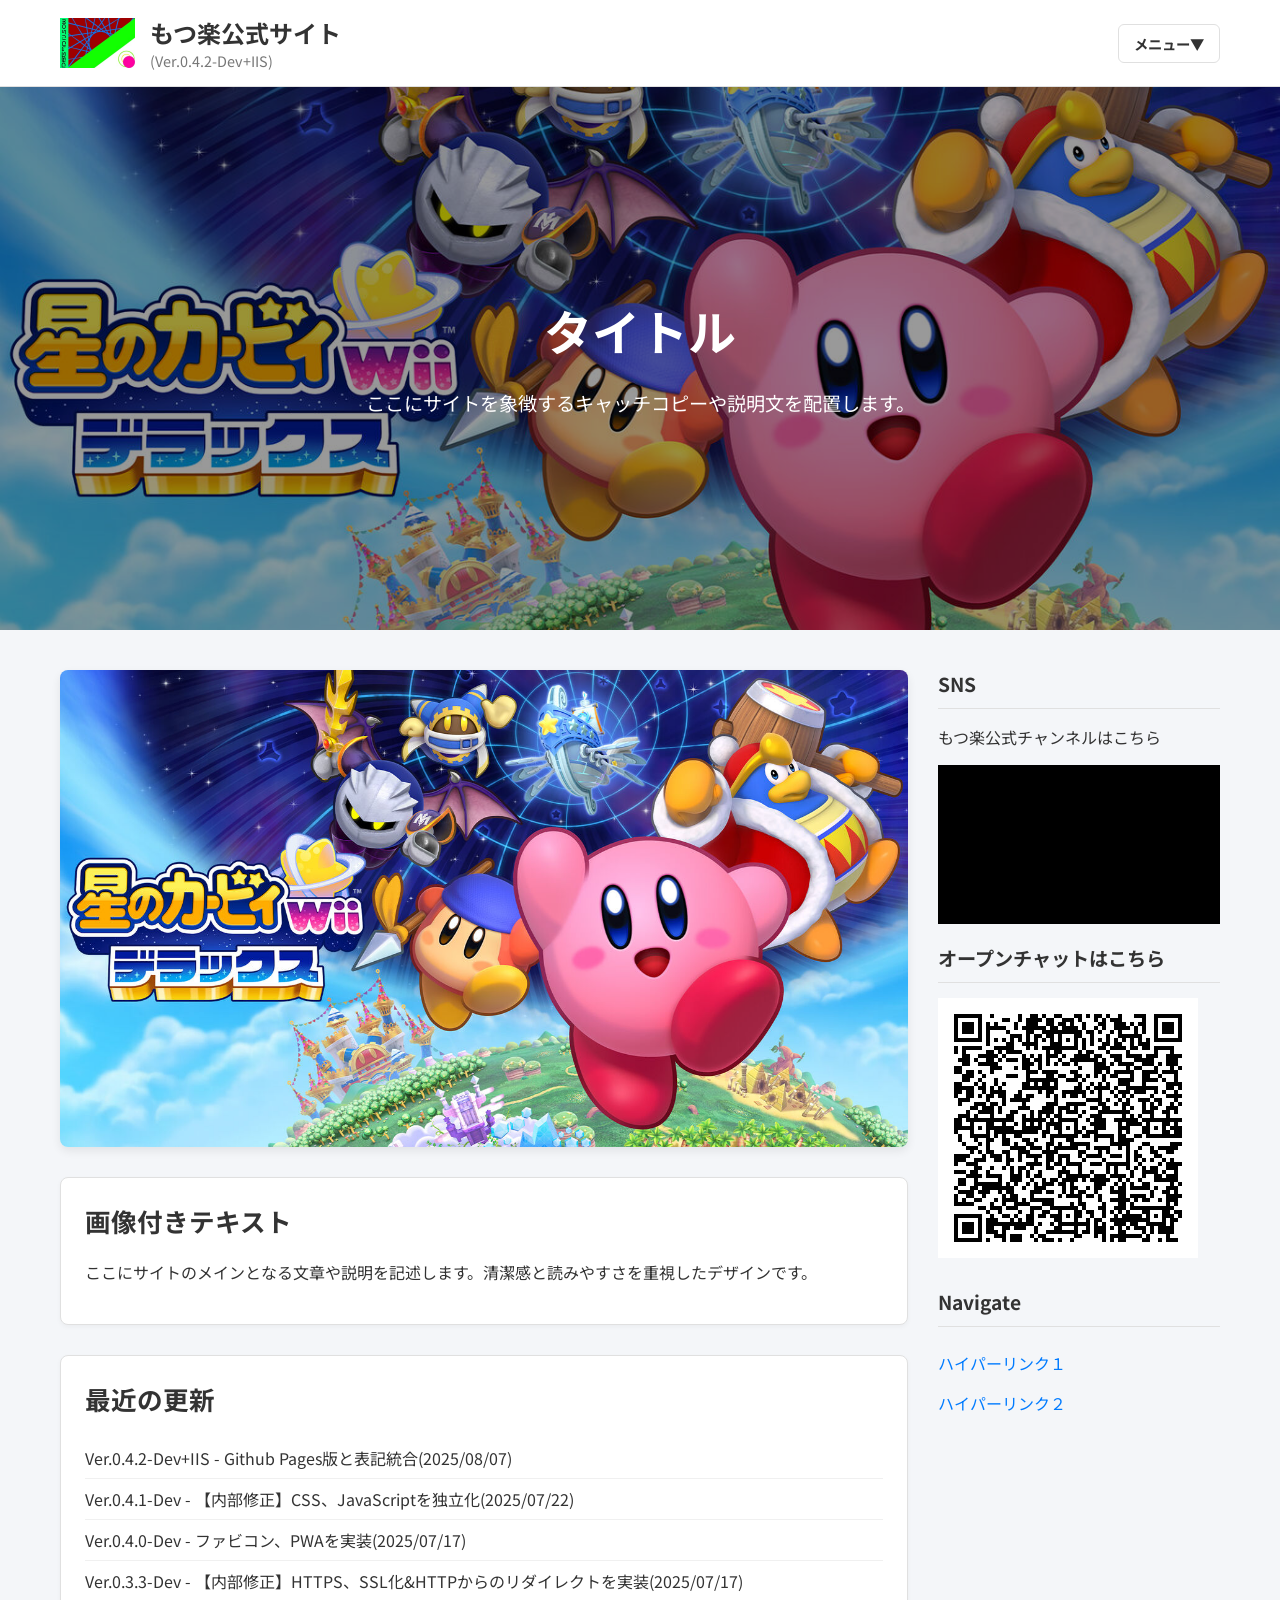
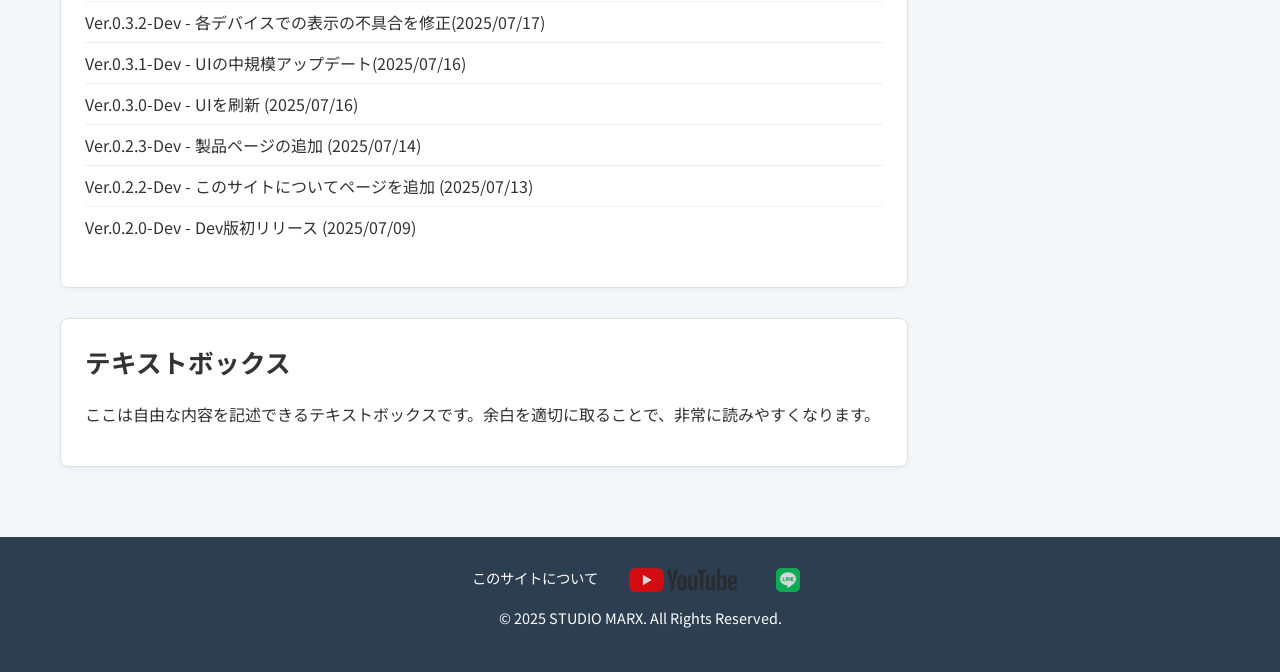
<file: archives/v0.4.x/index.html>
<!DOCTYPE html>
<html lang="ja">
<head>

     <!-- Google tag (gtag.js) -->
    <script async src="https://www.googletagmanager.com/gtag/js?id=G-VM2JH5QT03"></script>
    <script>
    window.dataLayer = window.dataLayer || [];
    function gtag(){dataLayer.push(arguments);}
    gtag('js', new Date());

    gtag('config', 'G-VM2JH5QT03');
 
    </script>

    <meta charset="UTF-8">
    <meta name="viewport" content="width=device-width, initial-scale=1.0">
    <title>もつ楽公式サイト(Ver.0.4.2-Dev+IIS)</title>

    <link rel="preconnect" href="https://fonts.googleapis.com">
    <link rel="preconnect" href="https://fonts.gstatic.com" crossorigin>
    <link href="https://fonts.googleapis.com/css2?family=Noto+Sans+JP:wght@400;700&display=swap" rel="stylesheet">

    <!--Favicon-->
    <link rel="icon" type="image/png" href="/my-favicon/favicon-96x96.png" sizes="96x96" />
<link rel="icon" type="image/svg+xml" href="/my-favicon/favicon.svg" />
<link rel="shortcut icon" href="/my-favicon/favicon.ico" />
<link rel="apple-touch-icon" sizes="180x180" href="/my-favicon/apple-touch-icon.png" />
<meta name="apple-mobile-web-app-title" content="もつ楽" />
<link rel="manifest" href="/my-favicon/manifest.json">


    <link rel="stylesheet" href="CSS/style.css">

<body>

    <header class="site-header" id="siteHeader">
        <div class="container header-inner">
            <div class="site-branding">
                <a href="index.html" class="site-logo"><img src="image/headerlogo.jpg" alt="もつ楽 ロゴ"></a>
                <div>
                    <h1 class="site-title">もつ楽公式サイト</h1>
                    <p class="site-description">(Ver.0.4.2-Dev+IIS)</p>
                </div>
            </div>
            <nav class="main-navigation">
                <button class="menu-toggle" id="menuToggle" aria-label="メニューを開閉">
                    メニュー▼
                </button>
                <div class="menu-container" id="menuContainer">
                    <a href="index.html">ホーム</a>
                    <a href="products.html">SNSなど</a>
                    <a href="#">Support</a>
                    <a href="Profile-server-manager.html">Profile</a>
                </div>
            </nav>
        </div>
    </header>

    <section class="hero-fullscreen">
        <div class="hero-content">
            <h2 class="hero-title">タイトル</h2>
            <p class="hero-subtitle">ここにサイトを象徴するキャッチコピーや説明文を配置します。</p>
        </div>
    </section>

    <main class="site-content">
        <div class="container content-grid">
            <div class="main-column">
                <img src="image/KB-WDX.jpg" alt="メインビジュアル" class="full-bleed-image">
                <section class="card">
                    <h2>画像付きテキスト</h2>
                    <p>ここにサイトのメインとなる文章や説明を記述します。清潔感と読みやすさを重視したデザインです。</p>
                </section>
                <section class="card">
                    <h2>最近の更新</h2>
                    <ul class="update-list">
                        <li>Ver.0.4.2-Dev+IIS - Github Pages版と表記統合(2025/08/07)</li>
                        <li>Ver.0.4.1-Dev - 【内部修正】CSS、JavaScriptを独立化(2025/07/22)</li>
                        <li>Ver.0.4.0-Dev - ファビコン、PWAを実装(2025/07/17)</li>
                        <li>Ver.0.3.3-Dev - 【内部修正】HTTPS、SSL化&HTTPからのリダイレクトを実装(2025/07/17)</li>
                        <li>Ver.0.3.2-Dev - 各デバイスでの表示の不具合を修正(2025/07/17)</li>
                        <li>Ver.0.3.1-Dev - UIの中規模アップデート(2025/07/16)</li>
                        <li>Ver.0.3.0-Dev - UIを刷新 (2025/07/16)</li>
                        <li>Ver.0.2.3-Dev - 製品ページの追加 (2025/07/14)</li>
                        <li>Ver.0.2.2-Dev - このサイトについてページを追加 (2025/07/13)</li>
                        <li>Ver.0.2.0-Dev - Dev版初リリース (2025/07/09)</li>
                    </ul>
                </section>
                <section class="card">
                    <h2>テキストボックス</h2>
                    <p>ここは自由な内容を記述できるテキストボックスです。余白を適切に取ることで、非常に読みやすくなります。</p>
                </section>
            </div>
            <aside class="sidebar-column">
                <section class="sidebar-widget">
                    <h3>SNS</h3>
                    <p>もつ楽公式チャンネルはこちら</p>
                    <div class="youtube-container">
                         <iframe src="https://www.youtube.com/embed/?list=UUFOwm7Xgwb36ko8w6kFmBjQ" title="YouTube video player" frameborder="0" allow="accelerometer; autoplay; clipboard-write; encrypted-media; gyroscope; picture-in-picture; web-share" referrerpolicy="strict-origin-when-cross-origin" allowfullscreen></iframe>
                    </div>
                    <h3 style="margin-top:20px;">オープンチャットはこちら</h3>
                    <a href="https://line.me/ti/g2/fNG0xLERQMhb2DdxRePYU7AVBeMGdDMT3Gbkqg?utm_source=invitation&utm_medium=link_copy&utm_campaign=default"><img src="image/motsuraku-QR.png" alt="LINEオープンチャットQRコード"></a>
                </section>
                <section class="sidebar-widget">
                    <h3>Navigate</h3>
                    <ul>
                        <li><a href="#">ハイパーリンク１</a></li>
                        <li><a href="#">ハイパーリンク２</a></li>
                    </ul>
                </section>
            </aside>
        </div>
    </main>

    <footer class="site-footer">
        <div class="container">
            <div class="footer-links">
                <a href="Server-info.html">このサイトについて</a>
                <span class="footer-social-icons">
                    <a href="https://www.youtube.com/@motsulakuradio"><img src="image/YT-Logo.png" alt="Youtube"></a>
                    <a href="https://line.me/ti/g2/fNG0xLERQMhb2DdxRePYU7AVBeMGdDMT3Gbkqg?utm_source=invitation&utm_medium=link_copy&utm_campaign=default"><img src="image/LINE.png" alt="LINE"></a>
                </span>
            </div>
            <p>© 2025 STUDIO MARX. All Rights Reserved.</p>
        </div>
    </footer>
    
<script src="JavaScript/script.js"></script>

</body>
</html>
</file>
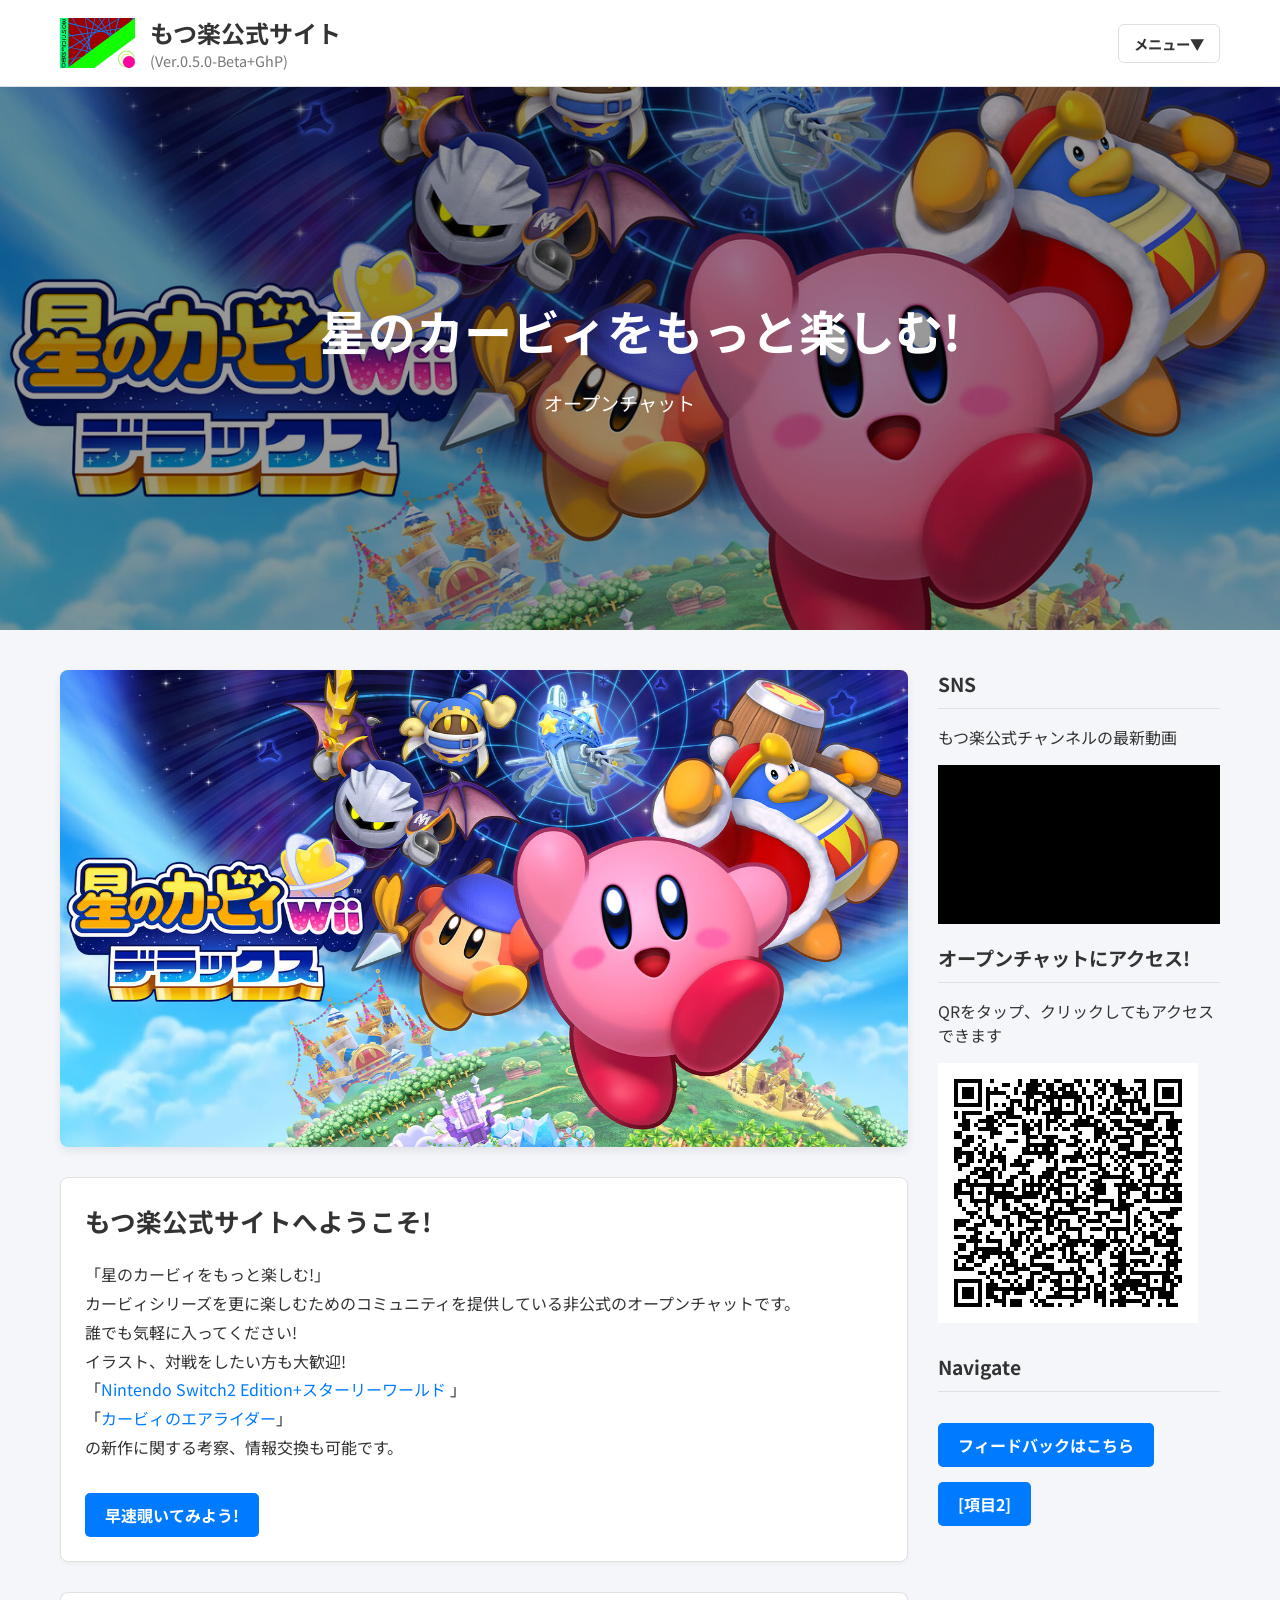
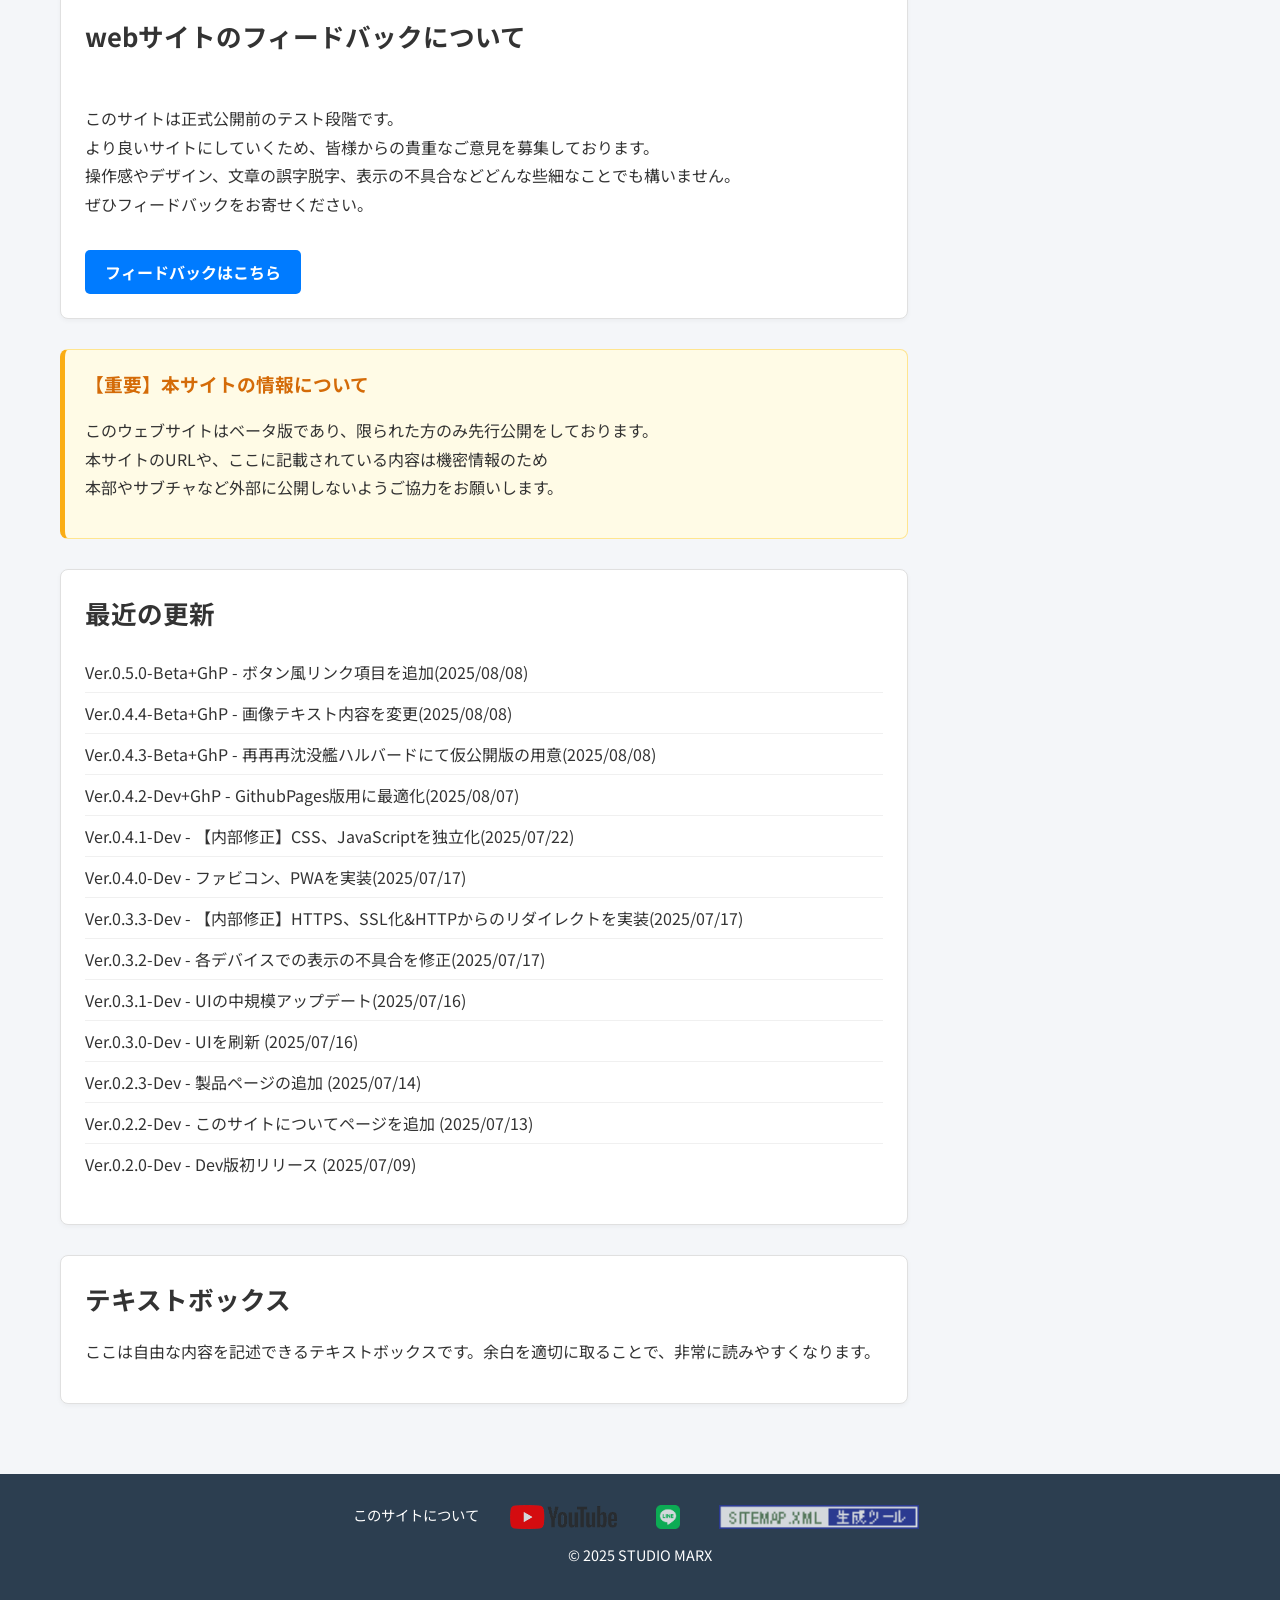
<file: archives/v0.5.x/index.html>
<!DOCTYPE html>
<html lang="ja">
<head>

     <!-- Google tag (gtag.js) -->
    <script async src="https://www.googletagmanager.com/gtag/js?id=G-PQBN23EBV6"></script>
    <script>
    window.dataLayer = window.dataLayer || [];
    function gtag(){dataLayer.push(arguments);}
    gtag('js', new Date());

    gtag('config', 'G-PQBN23EBV6');
    </script>

    <meta charset="UTF-8">
    <meta name="viewport" content="width=device-width, initial-scale=1.0">
    <title>もつ楽公式サイト(Ver.0.5.0-Beta+GhP)</title>

    <link rel="preconnect" href="https://fonts.googleapis.com">
    <link rel="preconnect" href="https://fonts.gstatic.com" crossorigin>
    <link href="https://fonts.googleapis.com/css2?family=Noto+Sans+JP:wght@400;700&display=swap" rel="stylesheet">

    <!--Favicon-->
    <link rel="icon" type="image/png" href="my-favicon/favicon-96x96.png" sizes="96x96" />
<link rel="icon" type="image/svg+xml" href="my-favicon/favicon.svg" />
<link rel="shortcut icon" href="my-favicon/favicon.ico" />
<link rel="apple-touch-icon" sizes="180x180" href="my-favicon/apple-touch-icon.png" />
<meta name="apple-mobile-web-app-title" content="もつ楽" />
<link rel="manifest" href="my-favicon/manifest.json">


    <link rel="stylesheet" href="CSS/style.css">

<body>

    <header class="site-header" id="siteHeader">
        <div class="container header-inner">
            <div class="site-branding">
                <a href="index.html" class="site-logo"><img src="image/headerlogo.jpg" alt="もつ楽 ロゴ"></a>
                <div>
                    <h1 class="site-title">もつ楽公式サイト</h1>
                    <p class="site-description">(Ver.0.5.0-Beta+GhP)</p>
                </div>
            </div>
            <nav class="main-navigation">
                <button class="menu-toggle" id="menuToggle" aria-label="メニューを開閉">
                    メニュー▼
                </button>
                <div class="menu-container" id="menuContainer">
                    <a href="index.html">ホーム</a>
                    <a href="products.html">SNSなど</a>
                    <a href="https://forms.gle/Y5u3Rp9b2mLFeU6e6">フィードバック</a>
                    <a href="Profile-server-manager.html">Profile</a>
                </div>
            </nav>
        </div>
    </header>

    <section class="hero-fullscreen">
        <div class="hero-content">
            <!--キービジュアルメインタイトル-->
            <h2 class="hero-title">星のカービィをもっと楽しむ!</h2>

            <!--キービジュアルサブタイトル-->
            <p class="hero-subtitle">オープンチャット</p>
        </div>
    </section>

    <main class="site-content">
        <div class="container content-grid">
            <div class="main-column">
                <img src="image/KB-WDX.jpg" alt="メインビジュアル" class="full-bleed-image">
                <section class="card">
                    <h2>もつ楽公式サイトへようこそ!</h2>
                    <!--画像付きテキストボックス-->
                    <p class="text-pre-line">「星のカービィをもっと楽しむ!」
                        カービィシリーズを更に楽しむためのコミュニティを提供している非公式のオープンチャットです。
                        誰でも気軽に入ってください!
                        イラスト、対戦をしたい方も大歓迎!
                        「<a href="https://www.nintendo.com/jp/games/switch2/arzga/index.html">Nintendo Switch2 Edition+スターリーワールド</a> 」
                        「<a href="https://www.nintendo.com/jp/games/switch2/aaaba/index.html">カービィのエアライダー</a>」
                        の新作に関する考察、情報交換も可能です。</p>
                        <a href="https://line.me/ti/g2/fNG0xLERQMhb2DdxRePYU7AVBeMGdDMT3Gbkqg?utm_source=invitation&utm_medium=link_copy&utm_campaign=default" class="button-like">早速覗いてみよう!</a>
                </section>

                <section class="card">
                    <h2>webサイトのフィードバックについて</h2>
                    <p class="text-pre-line">
                    このサイトは正式公開前のテスト段階です。
                    より良いサイトにしていくため、皆様からの貴重なご意見を募集しております。
                    操作感やデザイン、文章の誤字脱字、表示の不具合などどんな些細なことでも構いません。
                    ぜひフィードバックをお寄せください。
                    </p>
                    <a href="https://forms.gle/LEKasYHFoA6XBBtt5" class="button-like">フィードバックはこちら</a>
                </section>

                <div class="notice-box">
                    <h3>【重要】本サイトの情報について</h3>
                    <p class="text-pre-line">このウェブサイトはベータ版であり、限られた方のみ先行公開をしております。
                        本サイトのURLや、ここに記載されている内容は機密情報のため
                        本部やサブチャなど外部に公開しないようご協力をお願いします。
                    </p>
                </div>

                <section class="card">
                    <h2>最近の更新</h2>
                    <ul class="update-list">
                        <li>Ver.0.5.0-Beta+GhP - ボタン風リンク項目を追加(2025/08/08)</li>
                        <li>Ver.0.4.4-Beta+GhP - 画像テキスト内容を変更(2025/08/08)</li>
                        <li>Ver.0.4.3-Beta+GhP - 再再再沈没艦ハルバードにて仮公開版の用意(2025/08/08)</li>
                        <li>Ver.0.4.2-Dev+GhP - GithubPages版用に最適化(2025/08/07)</li>
                        <li>Ver.0.4.1-Dev     - 【内部修正】CSS、JavaScriptを独立化(2025/07/22)</li>
                        <li>Ver.0.4.0-Dev     - ファビコン、PWAを実装(2025/07/17)</li>
                        <li>Ver.0.3.3-Dev     - 【内部修正】HTTPS、SSL化&HTTPからのリダイレクトを実装(2025/07/17)</li>
                        <li>Ver.0.3.2-Dev     - 各デバイスでの表示の不具合を修正(2025/07/17)</li>
                        <li>Ver.0.3.1-Dev     - UIの中規模アップデート(2025/07/16)</li>
                        <li>Ver.0.3.0-Dev     - UIを刷新 (2025/07/16)</li>
                        <li>Ver.0.2.3-Dev     - 製品ページの追加 (2025/07/14)</li>
                        <li>Ver.0.2.2-Dev     - このサイトについてページを追加 (2025/07/13)</li>
                        <li>Ver.0.2.0-Dev     - Dev版初リリース (2025/07/09)</li>
                    </ul>
                </section>

                <section class="card">
                    <h2>テキストボックス</h2>
                    <p>ここは自由な内容を記述できるテキストボックスです。余白を適切に取ることで、非常に読みやすくなります。</p>
                </section>
            </div>
            <aside class="sidebar-column">
                <section class="sidebar-widget">
                    <h3>SNS</h3>
                    <p>もつ楽公式チャンネルの最新動画</p>
                    <div class="youtube-container">
                         <iframe src="https://www.youtube.com/embed/?list=UUFOwm7Xgwb36ko8w6kFmBjQ" title="YouTube video player" frameborder="0" allow="accelerometer; autoplay; clipboard-write; encrypted-media; gyroscope; picture-in-picture; web-share" referrerpolicy="strict-origin-when-cross-origin" allowfullscreen></iframe>
                    </div>
                    <h3 style="margin-top:20px;">オープンチャットにアクセス!</h3>
                    <p>QRをタップ、クリックしてもアクセスできます</p>
                    <a href="https://line.me/ti/g2/fNG0xLERQMhb2DdxRePYU7AVBeMGdDMT3Gbkqg?utm_source=invitation&utm_medium=link_copy&utm_campaign=default"><img src="image/motsuraku-QR.png" alt="LINEオープンチャットQRコード"></a>
                </section>
                <section class="sidebar-widget">
                    <h3>Navigate</h3>
                    <ul>
                        <!--旧ハイパーリンク１-->
                        <!-- <li><a href="https://forms.gle/Y5u3Rp9b2mLFeU6e6">フィードバックはこちら</a></li> -->
                         <a href="https://forms.gle/Y5u3Rp9b2mLFeU6e6" class="button-like">フィードバックはこちら</a>
                        <a href="#" class="button-like">[項目2]</a>
                    </ul>
                </section>
            </aside>
        </div>
    </main>

    <footer class="site-footer">
        <div class="container">
            <div class="footer-links">
                <a href="Server-info.html">このサイトについて</a>
                <span class="footer-social-icons">
                    <a href="https://www.youtube.com/@motsulakuradio"><img src="image/YT-Logo.png" alt="Youtube"></a>
                    <a href="https://line.me/ti/g2/fNG0xLERQMhb2DdxRePYU7AVBeMGdDMT3Gbkqg?utm_source=invitation&utm_medium=link_copy&utm_campaign=default"><img src="image/LINE.png" alt="LINE"></a>
                    <a href="http://www.sitemapxml.jp/" target="_blank"><img src="image/sitemapxml.png" width="117" height="14" alt="sitemap.xml自動生成ツール" /></a>
                </span>
            </div>
            <p>© 2025 STUDIO MARX</p>
        </div>
    </footer>
    
<script src="JavaScript/script.js"></script>

</body>
</html>
</file>
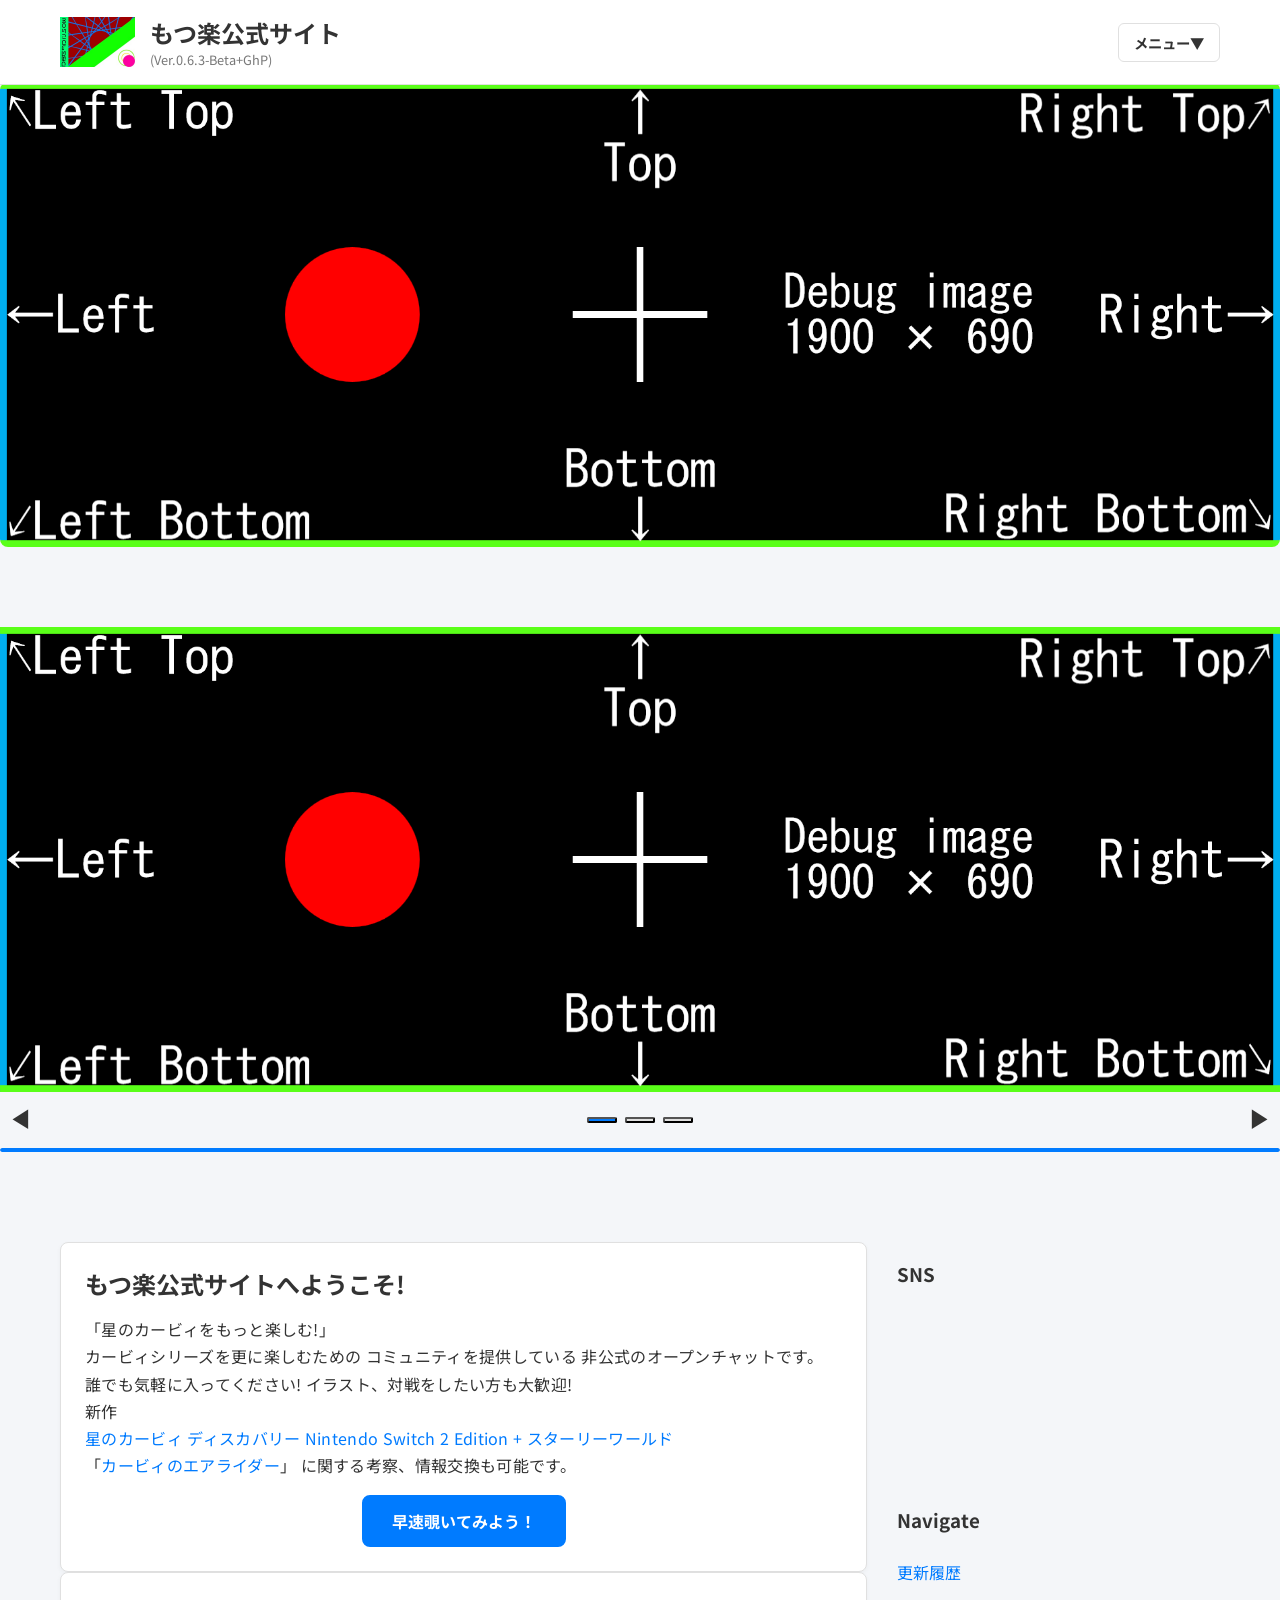
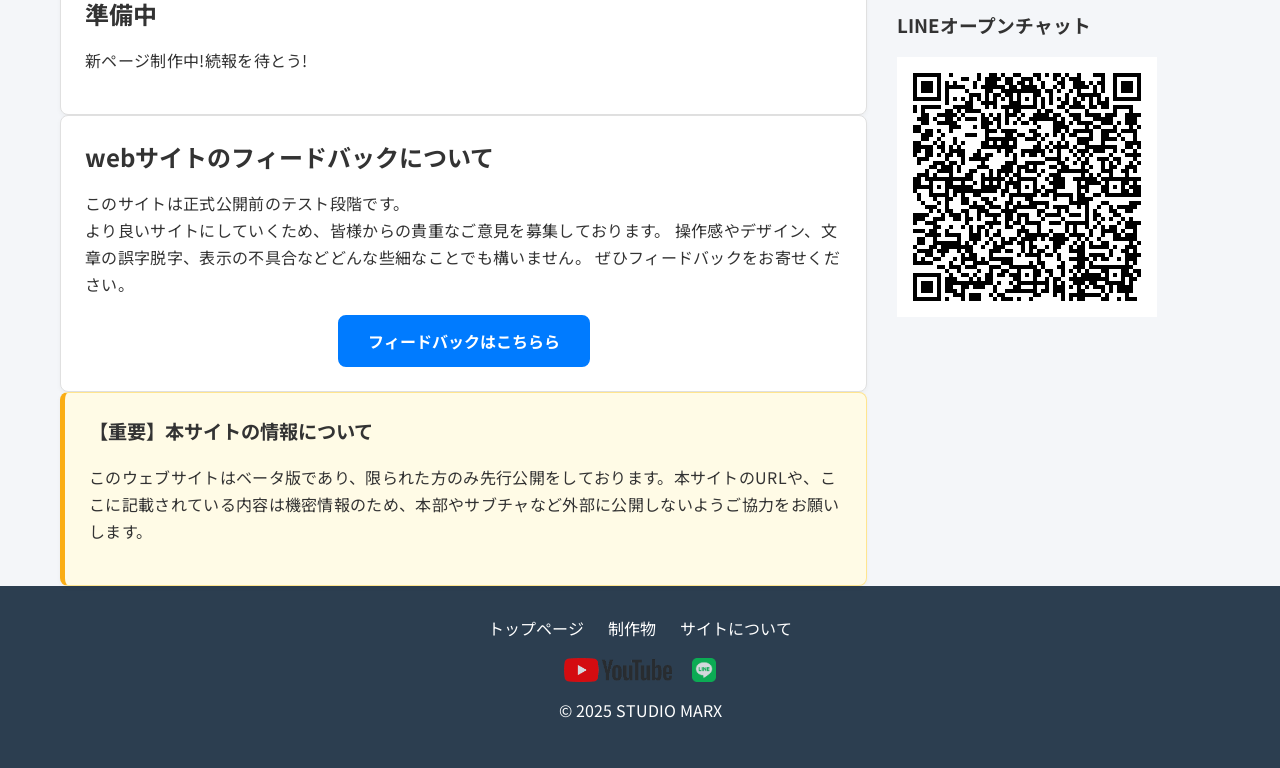
<file: archives/v0.6.x/index.html>
<!DOCTYPE html>
<html lang="ja">
<head>
    <meta charset="UTF-8">
    <meta name="viewport" content="width=device-width, initial-scale=1.0">
    <title>もつ楽公式サイト( Ver.0.6.3-Beta+GhP)</title>
    <link rel="preconnect" href="https://fonts.googleapis.com">
    <link rel="preconnect" href="https://fonts.gstatic.com" crossorigin>
    <link href="https://fonts.googleapis.com/css2?family=Noto+Sans+JP:wght@400;700&display=swap" rel="stylesheet">
    <link rel="stylesheet" href="CSS/style.css">
    <link rel="preconnect" href="https://fonts.googleapis.com">
    <link rel="preconnect" href="https://fonts.gstatic.com" crossorigin>
    <link href="https://fonts.googleapis.com/css2?family=Noto+Sans+JP:wght@400;700&display=swap" rel="stylesheet">
    <script async src="https://www.googletagmanager.com/gtag/js?id=G-PQBN23EBV6"></script>
    <link rel="icon" href="my-favicon/favicon.ico">
    <link rel="apple-touch-icon" href="image/apple-touch-icon.png">
    <link rel="manifest" href="manifest.json">
<!-- Google tag (gtag.js) -->
<script async src="https://www.googletagmanager.com/gtag/js?id=G-PQBN23EBV6"></script>
<script>
  window.dataLayer = window.dataLayer || [];
  function gtag(){dataLayer.push(arguments);}
  gtag('js', new Date());

  gtag('config', 'G-PQBN23EBV6');
</script>
</head>
<body>
    <header class="site-header">
        <div class="container header-inner">
            <div class="site-branding">
                <a href="https://x1288664.github.io/zunda0924-motsuraku.github.io/" class="site-logo">
                    <img src="image/headerlogo.jpg" alt="もつ楽公式サイト ロゴ">
                </a>
                <div>
                    <h1 class="site-title">もつ楽公式サイト</h1>
                    <p class="site-description">(Ver.0.6.3-Beta+GhP)</p>
                </div>
            </div>
            <nav class="main-navigation">
                <button class="menu-toggle">メニュー▼</button>
                <div class="menu-container">
                    <a href="products.html">制作物</a>
                    <a href="update.html">更新履歴</a>
                    <a href="#">準備中</a>
                    <a href="Server-info.html">このサイトについて</a>
                </div>
            </nav>
        </div>
    </header>


<div class="hero-fullscreen">
    <img src="image/Debug-Black.webp" alt="メインビジュアル" class="hero-background-image">
</div>

<div class="hero-controls-mobile">
    <div class="hero-dots"></div>
</div>

<main class="site-content">
    <section class="gallery-section">
        <div class="gallery-container">
            <div class="gallery-slider">
                <div class="gallery-track">
                    <a href="#" class="gallery-item">
                        <img src="image/gallery/finalEdited/Debug-Black.webp" alt="デバッグ画像">
                    </a>
                    <a href="#" class="gallery-item">
                        <img src="image/gallery/finalEdited/image1.webp" alt="ギャラリー画像1">
                    </a>
                    <a href="#" class="gallery-item">
                        <img src="image/gallery/finalEdited/image2.webp" alt="ギャラリー画像2">
                    </a>
                </div>
            </div>
            <div class="gallery-controls">
                <button class="gallery-btn prev">◀</button>
                <div class="gallery-dots"></div>
                <button class="gallery-btn next">▶</button>
            </div>
            <div class="gallery-timer">
                <div class="gallery-timer-bar"></div>
            </div>
        </div>
    </section>
    <div class="container content-grid-container" style="margin-top: 30px;">
        <div class="content-grid">
            </div>
    </div>
</main>

        <!--動画の再生用-->
        <!--<div class="hero-fullscreen" style="background-image: url('image/kirby-DLC.webp');">
                <div class="hero-video-wrapper">
        <video src="videos/Kirby-Demo-keyvisual.mp4" class="hero-video" autoplay muted loop playsinline></video>
        </div>-->

        <div class="container content-grid-container" style="margin-top: 30px;">
            <div class="content-grid">
                <div class="main-column">
                    <section class="card">
                        <h2>もつ楽公式サイトへようこそ!</h2>
                        <p>「星のカービィをもっと楽しむ!」<br class="br-mobile"><br class="br-pc">
                            カービィシリーズを更に楽しむための<br class="br-mobile">
                            コミュニティを提供している<br class="br-mobile">
                            非公式のオープンチャットです。<br class="br-mobile"><br class="br-pc">
                            誰でも気軽に入ってください!<br class="br-mobile">
                            イラスト、対戦をしたい方も大歓迎!<br class="br-mobile"><br class="br-pc">
                            新作<br class="br-mobile"><br class="br-pc">
                            <a href="https://store-jp.nintendo.com/item/software/D70010000046404" target="_blank" rel="noopener noreferrer">星のカービィ ディスカバリー Nintendo Switch 2 Edition + スターリーワールド</a><br class="br-mobile"><br class="br-pc">
                            「<a href="https://store-jp.nintendo.com/item/software/D70010000103774" target="_blank" rel="noopener noreferrer">カービィのエアライダー</a>」<br class="br-mobile">
                            に関する考察、情報交換も可能です。</p>
                            <div class="button-container">
                                <a href="https://x.gd/P1zVi" class="btn btn-primary">早速覗いてみよう！</a>
                            </div>
                    </section>
                    <section class="card">
                        <h2>準備中</h2>
                        <p>新ページ制作中!続報を待とう!
                        <!--これを見られる君は素晴らしい。[でもナイショにしておいてね。]<a href="members.html" target="_blank" rel="noopener noreferrer">memlist</a>-->
                        </p>
                    </section>
                    <!--<section class="card">
                        <h2>もつ楽のクリエイター紹介</h2>
                        <p>
                            もつ楽で音楽や動画など<br class="br-mobile">
                            コンテンツ制作をしているメンバーの紹介!</p>
                            <div class="button-container">
                                <a href="creators.html" class="btn btn-primary">クリエイター一覧</a>
                            </div>
                    </section>-->
        
                    <section class="card">
                        <h2>webサイトのフィードバックについて</h2>
                        <p>このサイトは正式公開前のテスト段階です。<br class="br-pc">
                            より良いサイトにしていくため、皆様からの貴重なご意見を募集しております。<br class="br-mobile">
                            操作感やデザイン、文章の誤字脱字、表示の不具合などどんな些細なことでも構いません。<br class="br-mobile">
                            ぜひフィードバックをお寄せください。</p>
                            <div class="button-container">
                                <a href="https://forms.gle/Egxd59wgaBWRWWas8" class="btn btn-primary">フィードバックはこちらら</a>
                            </div>
                    </section>

                    <div class="card notice-box">
                        <h3>【重要】本サイトの情報について</h3>
                        <p>このウェブサイトはベータ版であり、限られた方のみ先行公開をしております。本サイトのURLや、ここに記載されている内容は機密情報のため、本部やサブチャなど外部に公開しないようご協力をお願いします。</p>
                    </div>

                </div>
        
                <aside class="sidebar-column">
                    <div class="sidebar-widget">
                        <h3>SNS</h3>
                        <div class="youtube-container">
                            <iframe width="560" height="315" src="https://www.youtube.com/embed/?list=UUFOwm7Xgwb36ko8w6kFmBjQ" title="YouTube video player" frameborder="0" allow="accelerometer; autoplay; clipboard-write; encrypted-media; gyroscope; picture-in-picture; web-share" allowfullscreen></iframe>
                        </div>
                    </div>

                    <div class="sidebar-widget">
                        <h3>Navigate</h3>
                        <ul>
                            <li><a href="update.html">更新履歴</a></li>
                        </ul>
                    </div>

                    <div class="sidebar-widget">
                        <h3>LINEオープンチャット</h3>
                        <img src="image/motsuraku-QR.png" alt="LINEオープンチャットQRコード">
                    </div>
                </aside>
            </div>
        </div>
    </main>

    <footer class="site-footer">
        <div class="container">
            <div class="footer-links">
                <a href="https://x1288664.github.io/zunda0924-motsuraku.github.io/">トップページ</a>
                <a href="products.html">制作物</a>
                <a href="Server-info.html">サイトについて</a>
            </div>
            <div class="footer-social-icons">
                <a href="https://www.youtube.com/@studiomarx" target="_blank" rel="noopener noreferrer"><img src="image/YT-Logo.png" alt="YouTube"></a>
                <a href="https://x.gd/P1zVi" target="_blank" rel="noopener noreferrer"><img src="image/LINE.png" alt="LINE"></a>
            </div>
            <p>&copy; 2025 STUDIO MARX</p>
        </div>
    </footer>

    <script src="JavaScript/script.js"></script>
</body>
</html>
</file>
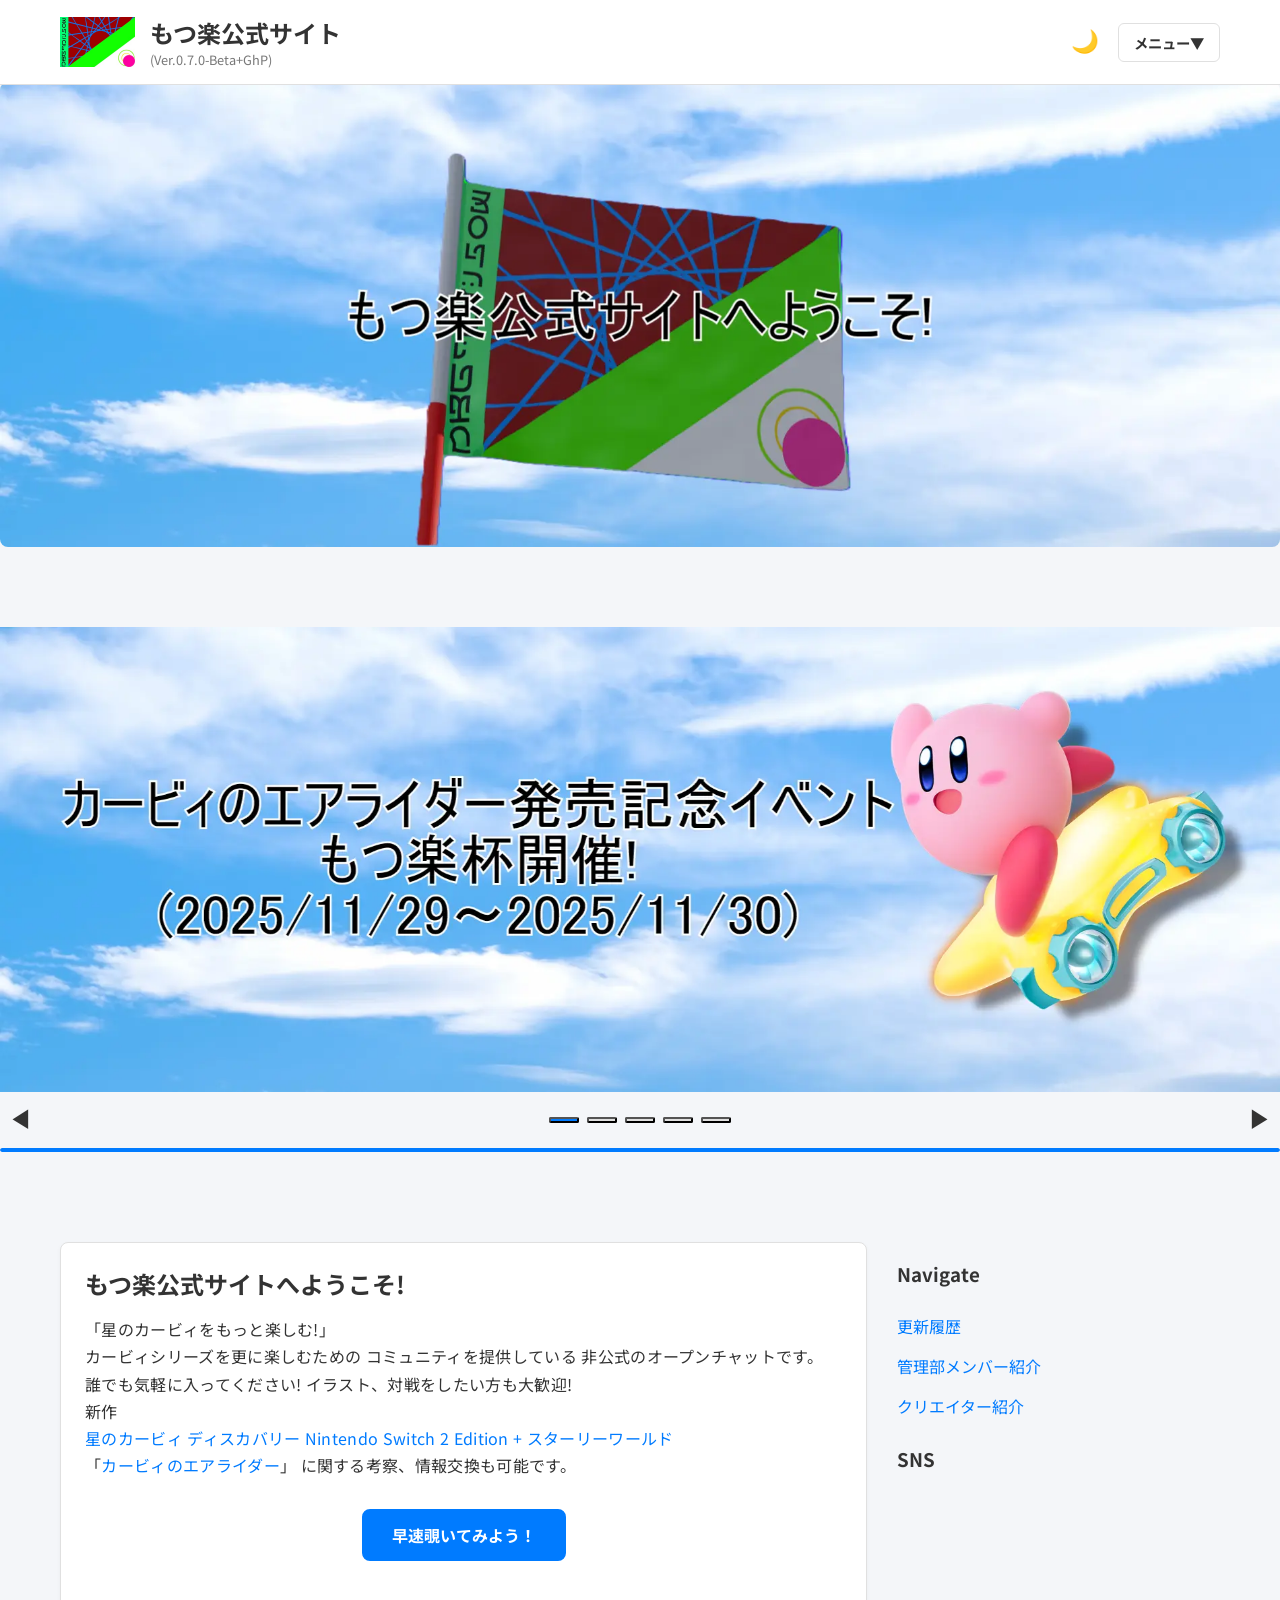
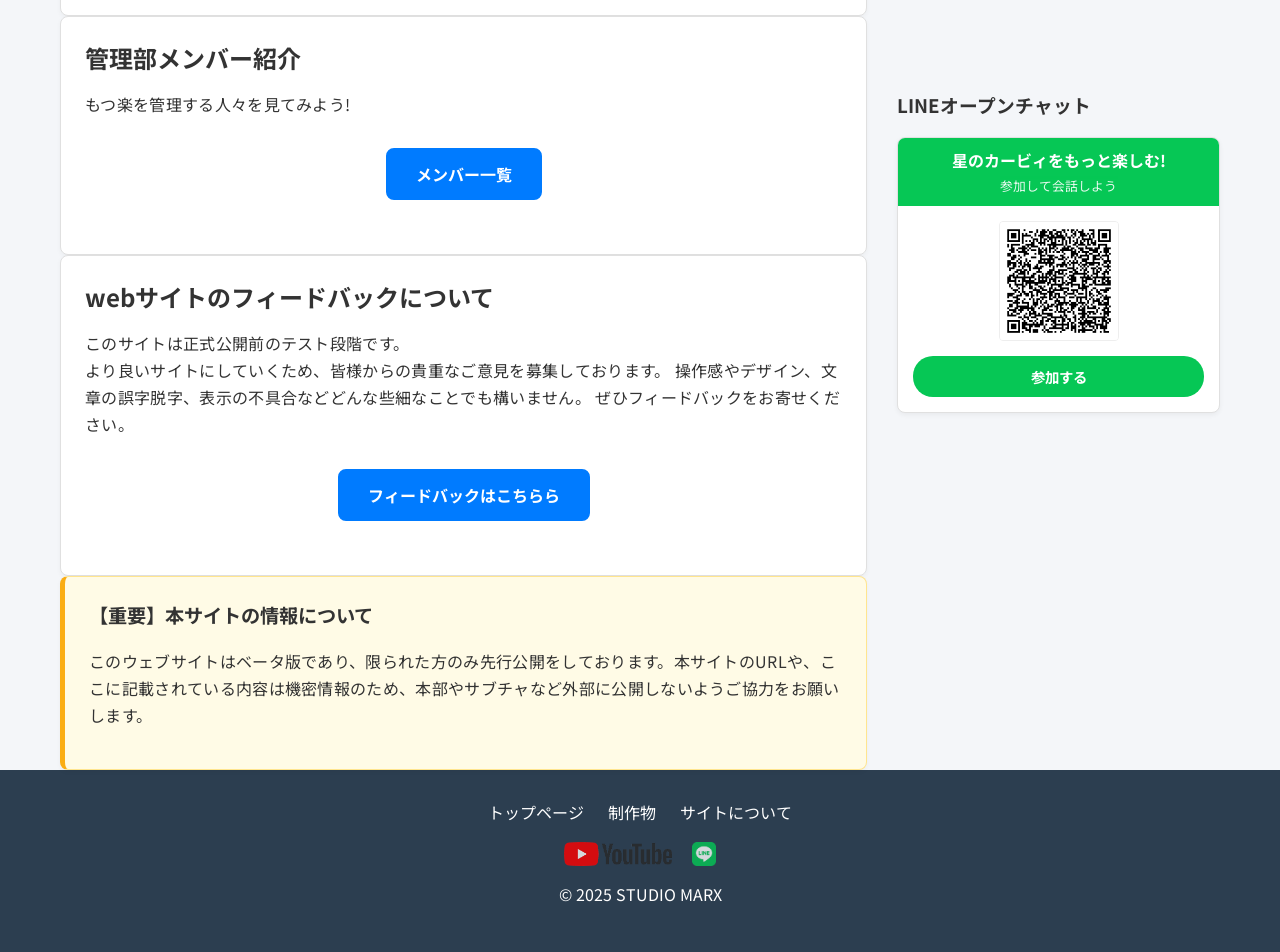
<file: archives/v0.7.x/index.html>
<!DOCTYPE html>
<html lang="ja">
<head>
    <meta charset="UTF-8">
    <meta name="viewport" content="width=device-width, initial-scale=1.0">
    <title>もつ楽公式サイト( Ver.0.7.0-Beta+GhP)</title>
    <link rel="preconnect" href="https://fonts.googleapis.com">
    <link rel="preconnect" href="https://fonts.gstatic.com" crossorigin>
    <link href="https://fonts.googleapis.com/css2?family=Noto+Sans+JP:wght@400;700&display=swap" rel="stylesheet">
    <link rel="stylesheet" href="CSS/style.css">
    <link rel="preconnect" href="https://fonts.googleapis.com">
    <link rel="preconnect" href="https://fonts.gstatic.com" crossorigin>
    <link href="https://fonts.googleapis.com/css2?family=Noto+Sans+JP:wght@400;700&display=swap" rel="stylesheet">
    <script async src="https://www.googletagmanager.com/gtag/js?id=G-PQBN23EBV6"></script>
    <link rel="icon" href="my-favicon/favicon.ico">
    <link rel="apple-touch-icon" href="image/apple-touch-icon.png">
    <link rel="manifest" href="manifest.json">
<!-- Google tag (gtag.js) -->
<script async src="https://www.googletagmanager.com/gtag/js?id=G-PQBN23EBV6"></script>
<script>
  window.dataLayer = window.dataLayer || [];
  function gtag(){dataLayer.push(arguments);}
  gtag('js', new Date());

  gtag('config', 'G-PQBN23EBV6');
</script>
</head>
<body>
    <header class="site-header">
        <div class="container header-inner">
            <div class="site-branding">
                <a href="https://x1288664.github.io/zunda0924-motsuraku.github.io/" class="site-logo">
                    <img src="image/headerlogo.jpg" alt="もつ楽公式サイト ロゴ">
                </a>
                <div>
                    <h1 class="site-title">もつ楽公式サイト</h1>
                    <p class="site-description">(Ver.0.7.0-Beta+GhP)</p>
                </div>
            </div>
            <nav class="main-navigation" style="display: flex; align-items: center; gap: 10px;">

    <button id="theme-toggle" class="theme-btn" aria-label="ダークモード切替">
        🌙
    </button>
            <nav class="main-navigation">
                <button class="menu-toggle">メニュー▼</button>
                <div class="menu-container">
                    <a href="creators.html">クリエイター</a>
                    <a href="products.html">ソーシャルメディア</a>
                    <a href="update.html">更新履歴</a>
                    <a href="members.html">管理メンバー</a>
                    <a href="Server-info.html">このサイトについて</a>
                </div>
            </nav>
        </div>
    </header>


<div class="hero-fullscreen">
    <img src="image/gallery/finalEdited/gallery_For_Desktop_Welcome_to_Motsuraku.webp" alt="メインビジュアル" class="hero-background-image">
</div>

<div class="hero-controls-mobile">
    <div class="hero-dots"></div>
</div>

<main class="site-content">
    <section class="gallery-section">
        <div class="gallery-container">
            <div class="gallery-slider">
                <div class="gallery-track">
<a href="#" class="gallery-item" data-pc="image/gallery/finalEdited/gallery_For_Desktop-Event_AIR_RIDERS.webp" data-sp="image/gallery/mobile/gallery_For_Mobile-Event_AIR_RIDERS.webp">
    <img src="image/gallery/finalEdited/gallery_For_Desktop-Event_AIR_RIDERS.webp" alt="もつ楽杯案内">
</a>
<a href="members.html" class="gallery-item" data-pc="image/gallery/finalEdited/gallery_For_Desktop-management_Team.webp" data-sp="image/gallery/mobile/gallery_For_Mobile-Management_Team.webp">
    <img src="image/gallery/finalEdited/gallery_For_Desktop-management_Team.webp" alt="管理部メンバー一覧">
</a>
<a href="#" class="gallery-item" data-pc="image/gallery/finalEdited/Debug-Black_pc.webp" data-sp="image/gallery/mobile/mobile-Debug-Black.webp">
    <img src="image/gallery/finalEdited/Debug-Black.webp" alt="デバッグ画像">
</a>
<a href="#" class="gallery-item" data-pc="image/gallery/finalEdited/image1_pc.webp" data-sp="image/gallery/mobile/mobile-image1.webp">
    <img src="image/gallery/finalEdited/image1.webp" alt="ギャラリー画像1">
</a>
<a href="#" class="gallery-item" data-pc="image/gallery/finalEdited/image2_pc.webp" data-sp="image/gallery/mobile/mobile-image2.webp">
    <img src="image/gallery/img4.png" alt="ギャラリー画像2">
</a>
                </div>
            </div>
            <div class="gallery-controls">
                <button class="gallery-btn prev">◀</button>
                <div class="gallery-dots"></div>
                <button class="gallery-btn next">▶</button>
            </div>
            <div class="gallery-timer">
                <div class="gallery-timer-bar"></div>
            </div>
        </div>
    </section>
    <div class="container content-grid-container" style="margin-top: 30px;">
        <div class="content-grid">
            </div>
    </div>
</main>

        <!--動画の再生用-->
        <!--<div class="hero-fullscreen" style="background-image: url('image/kirby-DLC.webp');">
                <div class="hero-video-wrapper">
        <video src="videos/Kirby-Demo-keyvisual.mp4" class="hero-video" autoplay muted loop playsinline></video>
        </div>-->

        <div class="container content-grid-container" style="margin-top: 30px;">
            <div class="content-grid">
                <div class="main-column">
                    <section class="card">
                        <h2>もつ楽公式サイトへようこそ!</h2>
                        <p>「星のカービィをもっと楽しむ!」<br class="br-mobile"><br class="br-pc">
                            カービィシリーズを更に楽しむための<br class="br-mobile">
                            コミュニティを提供している<br class="br-mobile">
                            非公式のオープンチャットです。<br class="br-mobile"><br class="br-pc">
                            誰でも気軽に入ってください!<br class="br-mobile">
                            イラスト、対戦をしたい方も大歓迎!<br class="br-mobile"><br class="br-pc">
                            新作<br class="br-mobile"><br class="br-pc">
                            <a href="https://store-jp.nintendo.com/item/software/D70010000046404" target="_blank" rel="noopener noreferrer">星のカービィ ディスカバリー Nintendo Switch 2 Edition + スターリーワールド</a><br class="br-mobile"><br class="br-pc">
                            「<a href="https://store-jp.nintendo.com/item/software/D70010000103774" target="_blank" rel="noopener noreferrer">カービィのエアライダー</a>」<br class="br-mobile">
                            に関する考察、情報交換も可能です。</p>
                            <div class="button-container">
                                <a href="https://x.gd/P1zVi" class="btn btn-primary">早速覗いてみよう！</a>
                            </div>
                    </section>
                    <section class="card">
                        <h2>管理部メンバー紹介</h2>
                        <p>もつ楽を管理する人々を見てみよう!</p>
                        <div class="button-container">
                            <a href="members.html" class="btn btn-primary" rel="noopener noreferrer">メンバー一覧</a>
                        </div>
                    </section>
                    <!--<section class="card">
                        <h2>もつ楽のクリエイター紹介</h2>
                        <p>
                            もつ楽で音楽や動画など<br class="br-mobile">
                            コンテンツ制作をしているメンバーの紹介!</p>
                            <div class="button-container">
                                <a href="creators.html" class="btn btn-primary">クリエイター一覧</a>
                            </div>
                    </section>-->
        
                    <section class="card">
                        <h2>webサイトのフィードバックについて</h2>
                        <p>このサイトは正式公開前のテスト段階です。<br class="br-pc">
                            より良いサイトにしていくため、皆様からの貴重なご意見を募集しております。<br class="br-mobile">
                            操作感やデザイン、文章の誤字脱字、表示の不具合などどんな些細なことでも構いません。<br class="br-mobile">
                            ぜひフィードバックをお寄せください。</p>
                            <div class="button-container">
                                <a href="https://forms.gle/Egxd59wgaBWRWWas8" class="btn btn-primary">フィードバックはこちらら</a>
                            </div>
                    </section>

                    <div class="card notice-box">
                        <h3>【重要】本サイトの情報について</h3>
                        <p>このウェブサイトはベータ版であり、限られた方のみ先行公開をしております。本サイトのURLや、ここに記載されている内容は機密情報のため、本部やサブチャなど外部に公開しないようご協力をお願いします。</p>
                    </div>

                </div>
        
                <aside class="sidebar-column">
                    <div class="sidebar-widget">
                    <div class="sidebar-widget">
                        <h3>Navigate</h3>
                        <ul>
                            <li><a href="update.html">更新履歴</a></li>
                            <li><a href="members.html">管理部メンバー紹介</a></li>
                            <li><a href="creators.html">クリエイター紹介</a></li>
                        </ul>
                    </div>
                        <h3>SNS</h3>
                        <div class="youtube-container">
                            <iframe width="560" height="315" src="https://www.youtube.com/embed/?list=UUFOwm7Xgwb36ko8w6kFmBjQ" title="YouTube video player" frameborder="0" allow="accelerometer; autoplay; clipboard-write; encrypted-media; gyroscope; picture-in-picture; web-share" allowfullscreen></iframe>
                        </div>
                    </div>

                    
                        <div class="sidebar-widget">
    <h3>LINEオープンチャット</h3>
    
    <div class="line-card">
        <div class="line-card-header">
            <p class="line-card-title">星のカービィをもっと楽しむ!</p>
            <span class="line-card-members">参加して会話しよう</span>
        </div>
        <div class="line-card-body">
            <img src="image/motsuraku-QR.png" alt="QRコード" class="line-qr">
            
            <a href="https://x.gd/WdfIJ" target="_blank" class="line-btn">
                参加する
            </a>
        </div>
    </div>
    
                        <!--旧式<h3>LINEオープンチャット</h3>
                        <img src="image/motsuraku-QR.png" alt="LINEオープンチャットQRコード">-->
                    </div>
                </aside>
            </div>
        </div>
    </main>

    <footer class="site-footer">
        <div class="container">
            <div class="footer-links">
                <a href="https://x1288664.github.io/zunda0924-motsuraku.github.io/">トップページ</a>
                <a href="products.html">制作物</a>
                <a href="Server-info.html">サイトについて</a>
            </div>
            <div class="footer-social-icons">
                <a href="https://www.youtube.com/@studiomarx" target="_blank" rel="noopener noreferrer"><img src="image/YT-Logo.png" alt="YouTube"></a>
                <a href="https://x.gd/P1zVi" target="_blank" rel="noopener noreferrer"><img src="image/LINE.png" alt="LINE"></a>
            </div>
            <p>&copy; 2025 STUDIO MARX</p>
        </div>
    </footer>

    <script src="JavaScript/script.js"></script>
</body>
</html>
</file>
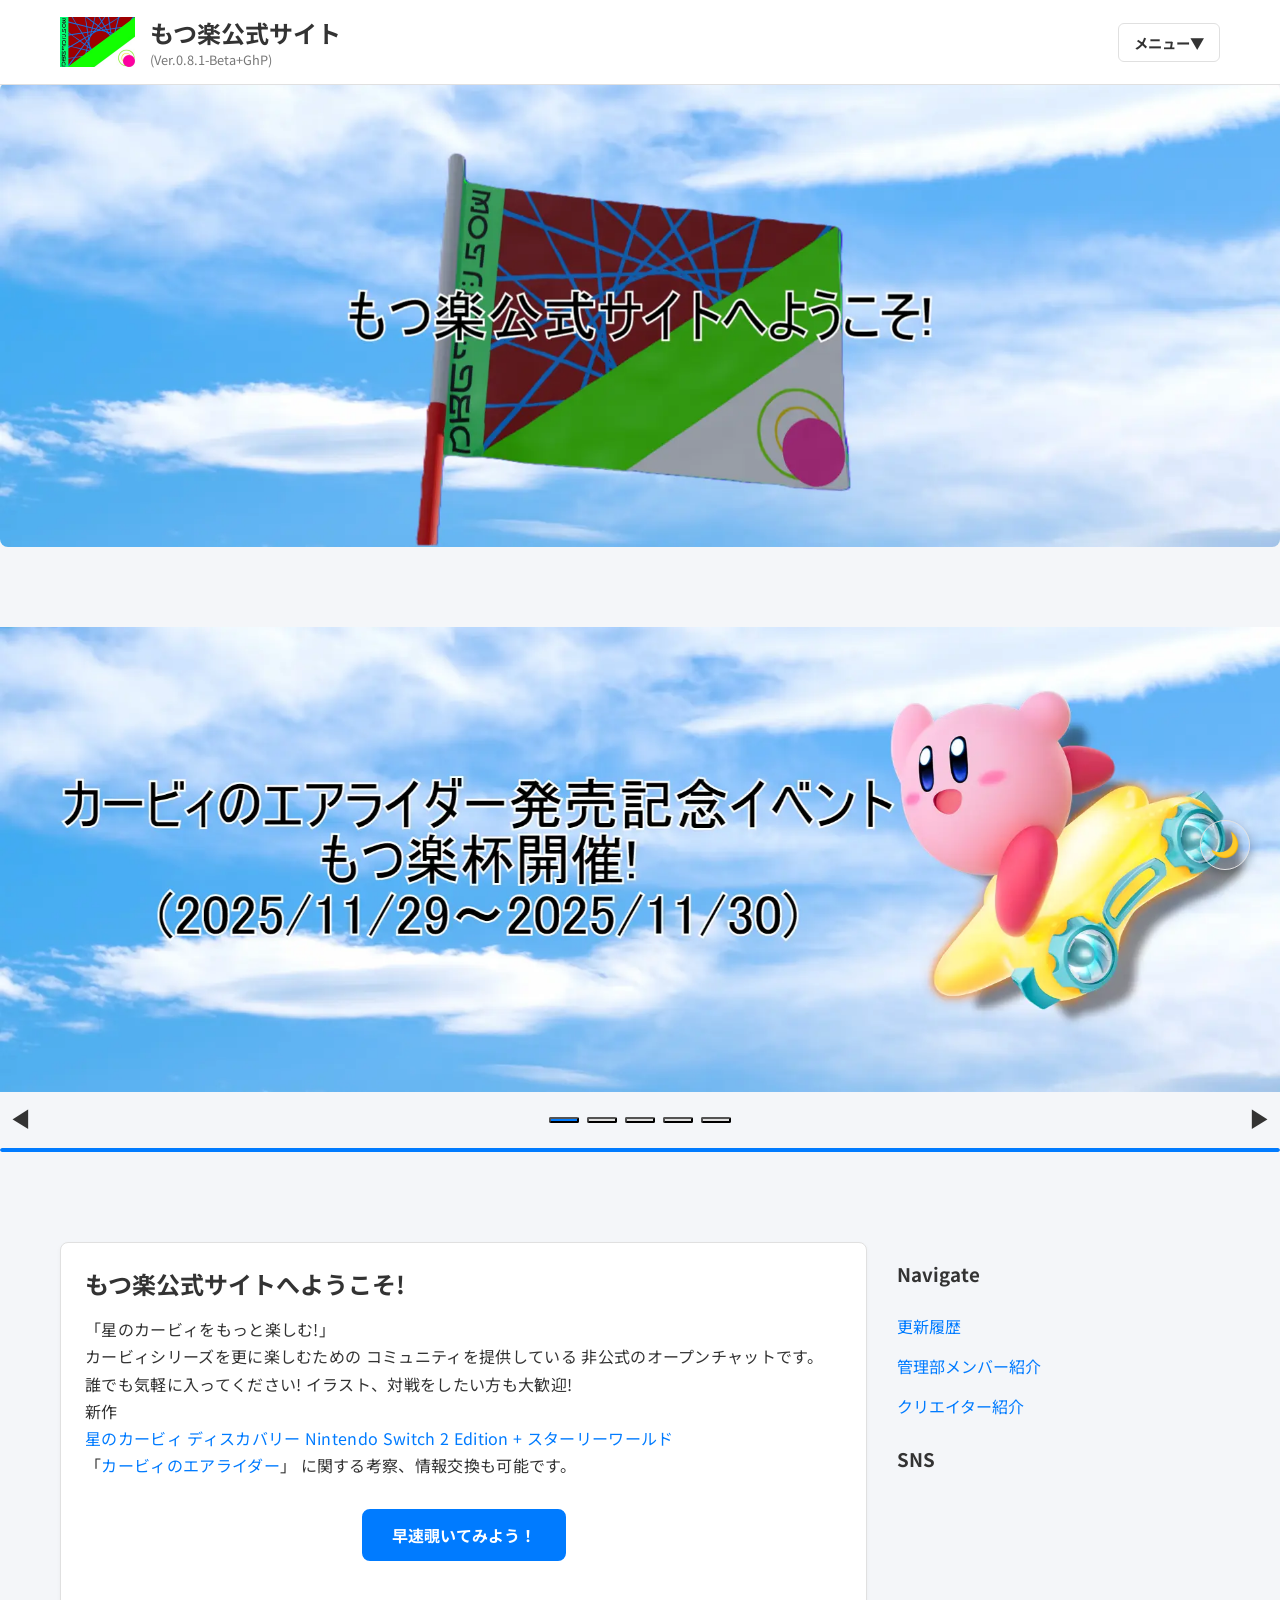
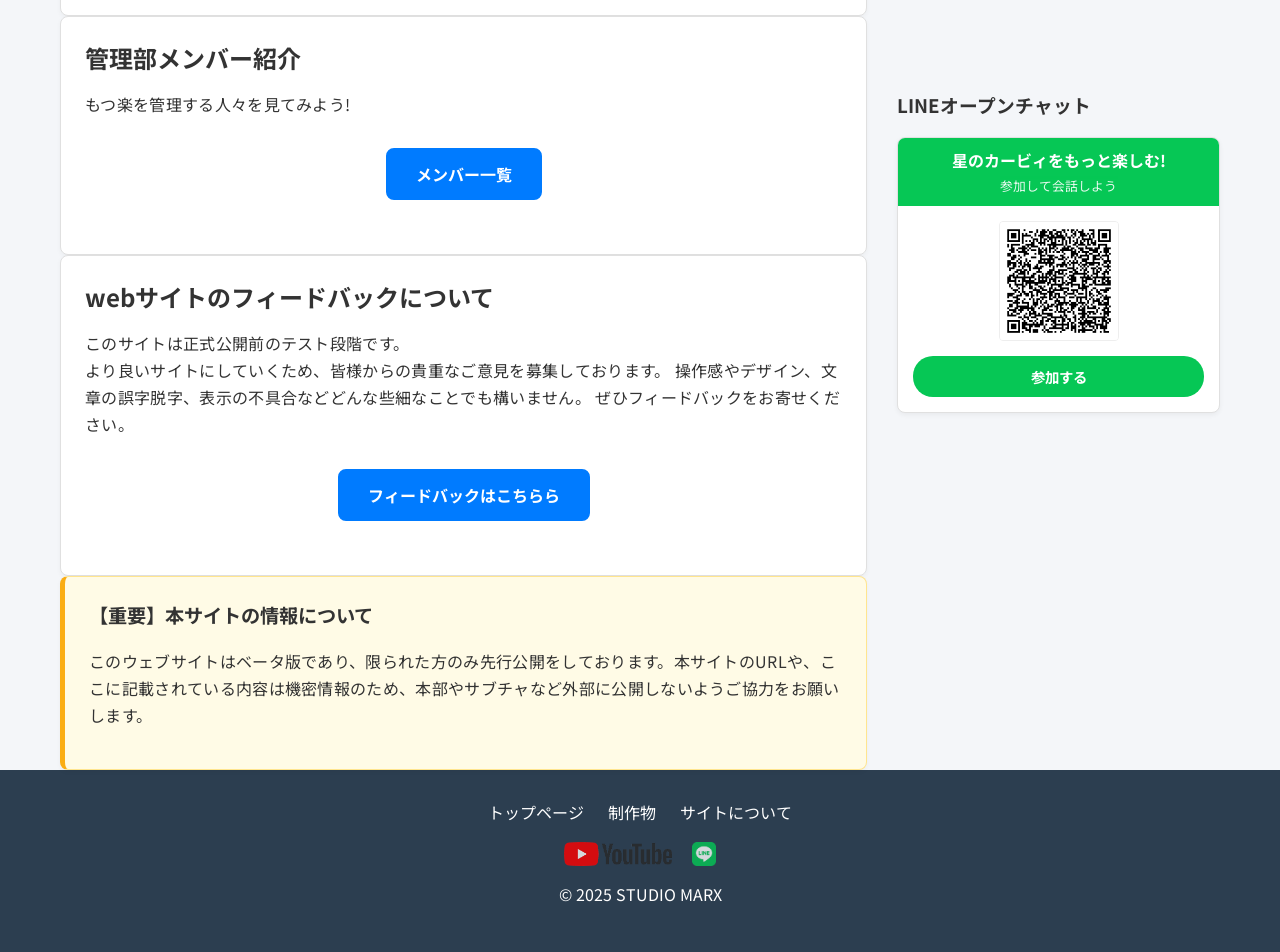
<file: archives/v0.8.x/index.html>
<!DOCTYPE html>
<html lang="ja">
<head>
    <meta charset="UTF-8">
    <meta name="viewport" content="width=device-width, initial-scale=1.0">
    <title>もつ楽公式サイト( Ver.0.8.1-Beta+GhP)</title>
    <link rel="preconnect" href="https://fonts.googleapis.com">
    <link rel="preconnect" href="https://fonts.gstatic.com" crossorigin>
    <link href="https://fonts.googleapis.com/css2?family=Noto+Sans+JP:wght@400;700&display=swap" rel="stylesheet">
    <link rel="stylesheet" href="CSS/style.css">
    <link rel="preconnect" href="https://fonts.googleapis.com">
    <link rel="preconnect" href="https://fonts.gstatic.com" crossorigin>
    <link href="https://fonts.googleapis.com/css2?family=Noto+Sans+JP:wght@400;700&display=swap" rel="stylesheet">
    <script async src="https://www.googletagmanager.com/gtag/js?id=G-PQBN23EBV6"></script>
    <link rel="icon" href="my-favicon/favicon.ico">
    <link rel="apple-touch-icon" href="image/apple-touch-icon.png">
    <link rel="manifest" href="manifest.json">
<!-- Google tag (gtag.js) -->
<script async src="https://www.googletagmanager.com/gtag/js?id=G-PQBN23EBV6"></script>
<script>
  window.dataLayer = window.dataLayer || [];
  function gtag(){dataLayer.push(arguments);}
  gtag('js', new Date());

  gtag('config', 'G-PQBN23EBV6');
</script>
</head>
<body>
    <header class="site-header">
        <div class="container header-inner">
            <div class="site-branding">
                <a href="https://x1288664.github.io/zunda0924-motsuraku.github.io/" class="site-logo">
                    <img src="image/headerlogo.jpg" alt="もつ楽公式サイト ロゴ">
                </a>
                <div>
                    <h1 class="site-title">もつ楽公式サイト</h1>
                    <p class="site-description">(Ver.0.8.1-Beta+GhP)</p>
                </div>
            </div>
            <nav class="main-navigation" style="display: flex; align-items: center; gap: 10px;">

    <button id="theme-toggle" class="theme-btn" aria-label="ダークモード切替">
        🌙
    </button>
            <nav class="main-navigation">
                <button class="menu-toggle">メニュー▼</button>
                <div class="menu-container">
                    <a href="creators.html">クリエイター</a>
                    <a href="products.html">ソーシャルメディア</a>
                    <a href="update.html">更新履歴</a>
                    <a href="members.html">管理メンバー</a>
                    <a href="server.html">このサイトについて</a>
                </div>
            </nav>
        </div>
    </header>


<div class="hero-fullscreen">
    <img src="image/gallery/finalEdited/gallery_For_Desktop_Welcome_to_Motsuraku.webp" alt="メインビジュアル" class="hero-background-image">
</div>

<div class="hero-controls-mobile">
    <div class="hero-dots"></div>
</div>

<main class="site-content">
    <section class="gallery-section">
        <div class="gallery-container">
            <div class="gallery-slider">
                <div class="gallery-track">
<a href="#" class="gallery-item" data-pc="image/gallery/finalEdited/gallery_For_Desktop-Event_AIR_RIDERS.webp" data-sp="image/gallery/mobile/gallery_For_Mobile-Event_AIR_RIDERS.webp">
    <img src="image/gallery/finalEdited/gallery_For_Desktop-Event_AIR_RIDERS.webp" alt="もつ楽杯案内">
</a>
<a href="members.html" class="gallery-item" data-pc="image/gallery/finalEdited/gallery_For_Desktop-management_Team.webp" data-sp="image/gallery/mobile/gallery_For_Mobile-Management_Team.webp">
    <img src="image/gallery/finalEdited/gallery_For_Desktop-management_Team.webp" alt="管理部メンバー一覧">
</a>
<a href="#" class="gallery-item" data-pc="image/gallery/finalEdited/Debug-Black_pc.webp" data-sp="image/gallery/mobile/mobile-Debug-Black.webp">
    <img src="image/gallery/finalEdited/Debug-Black.webp" alt="デバッグ画像">
</a>
<a href="#" class="gallery-item" data-pc="image/gallery/finalEdited/image1_pc.webp" data-sp="image/gallery/mobile/mobile-image1.webp">
    <img src="image/gallery/finalEdited/image1.webp" alt="ギャラリー画像1">
</a>
<a href="#" class="gallery-item" data-pc="image/gallery/finalEdited/image2_pc.webp" data-sp="image/gallery/mobile/mobile-image2.webp">
    <img src="image/gallery/img4.png" alt="ギャラリー画像2">
</a>
                </div>
            </div>
            <div class="gallery-controls">
                <button class="gallery-btn prev">◀</button>
                <div class="gallery-dots"></div>
                <button class="gallery-btn next">▶</button>
            </div>
            <div class="gallery-timer">
                <div class="gallery-timer-bar"></div>
            </div>
        </div>
    </section>
    <div class="container content-grid-container" style="margin-top: 30px;">
        <div class="content-grid">
            </div>
    </div>
</main>

        <!--動画の再生用-->
        <!--<div class="hero-fullscreen" style="background-image: url('image/kirby-DLC.webp');">
                <div class="hero-video-wrapper">
        <video src="videos/Kirby-Demo-keyvisual.mp4" class="hero-video" autoplay muted loop playsinline></video>
        </div>-->

        <div class="container content-grid-container" style="margin-top: 30px;">
            <div class="content-grid">
                <div class="main-column">
                    <section class="card">
                        <h2>もつ楽公式サイトへようこそ!</h2>
                        <p>「星のカービィをもっと楽しむ!」<br class="br-mobile"><br class="br-pc">
                            カービィシリーズを更に楽しむための<br class="br-mobile">
                            コミュニティを提供している<br class="br-mobile">
                            非公式のオープンチャットです。<br class="br-mobile"><br class="br-pc">
                            誰でも気軽に入ってください!<br class="br-mobile">
                            イラスト、対戦をしたい方も大歓迎!<br class="br-mobile"><br class="br-pc">
                            新作<br class="br-mobile"><br class="br-pc">
                            <a href="https://store-jp.nintendo.com/item/software/D70010000046404" target="_blank" rel="noopener noreferrer">星のカービィ ディスカバリー Nintendo Switch 2 Edition + スターリーワールド</a><br class="br-mobile"><br class="br-pc">
                            「<a href="https://store-jp.nintendo.com/item/software/D70010000103774" target="_blank" rel="noopener noreferrer">カービィのエアライダー</a>」<br class="br-mobile">
                            に関する考察、情報交換も可能です。</p>
                            <div class="button-container">
                                <a href="https://x.gd/P1zVi" class="btn btn-primary">早速覗いてみよう！</a>
                            </div>
                    </section>
                    <section class="card">
                        <h2>管理部メンバー紹介</h2>
                        <p>もつ楽を管理する人々を見てみよう!</p>
                        <div class="button-container">
                            <a href="members.html" class="btn btn-primary" rel="noopener noreferrer">メンバー一覧</a>
                        </div>
                    </section>
                    <!--<section class="card">
                        <h2>もつ楽のクリエイター紹介</h2>
                        <p>
                            もつ楽で音楽や動画など<br class="br-mobile">
                            コンテンツ制作をしているメンバーの紹介!</p>
                            <div class="button-container">
                                <a href="creators.html" class="btn btn-primary">クリエイター一覧</a>
                            </div>
                    </section>-->
        
                    <section class="card">
                        <h2>webサイトのフィードバックについて</h2>
                        <p>このサイトは正式公開前のテスト段階です。<br class="br-pc">
                            より良いサイトにしていくため、皆様からの貴重なご意見を募集しております。<br class="br-mobile">
                            操作感やデザイン、文章の誤字脱字、表示の不具合などどんな些細なことでも構いません。<br class="br-mobile">
                            ぜひフィードバックをお寄せください。</p>
                            <div class="button-container">
                                <a href="https://forms.gle/Egxd59wgaBWRWWas8" class="btn btn-primary">フィードバックはこちらら</a>
                            </div>
                    </section>

                    <div class="card notice-box">
                        <h3>【重要】本サイトの情報について</h3>
                        <p>このウェブサイトはベータ版であり、限られた方のみ先行公開をしております。本サイトのURLや、ここに記載されている内容は機密情報のため、本部やサブチャなど外部に公開しないようご協力をお願いします。</p>
                    </div>

                </div>
        
                <aside class="sidebar-column">
                    <div class="sidebar-widget">
                    <div class="sidebar-widget">
                        <h3>Navigate</h3>
                        <ul>
                            <li><a href="update.html">更新履歴</a></li>
                            <li><a href="members.html">管理部メンバー紹介</a></li>
                            <li><a href="creators.html">クリエイター紹介</a></li>
                        </ul>
                    </div>
                        <h3>SNS</h3>
                        <div class="youtube-container">
                            <iframe width="560" height="315" src="https://www.youtube.com/embed/?list=UUFOwm7Xgwb36ko8w6kFmBjQ" title="YouTube video player" frameborder="0" allow="accelerometer; autoplay; clipboard-write; encrypted-media; gyroscope; picture-in-picture; web-share" allowfullscreen></iframe>
                        </div>
                    </div>

                    
                        <div class="sidebar-widget">
    <h3>LINEオープンチャット</h3>
    
    <div class="line-card">
        <div class="line-card-header">
            <p class="line-card-title">星のカービィをもっと楽しむ!</p>
            <span class="line-card-members">参加して会話しよう</span>
        </div>
        <div class="line-card-body">
            <img src="image/motsuraku-QR.png" alt="QRコード" class="line-qr">
            
            <a href="https://x.gd/WdfIJ" target="_blank" class="line-btn">
                参加する
            </a>
        </div>
    </div>
    
                        <!--旧式<h3>LINEオープンチャット</h3>
                        <img src="image/motsuraku-QR.png" alt="LINEオープンチャットQRコード">-->
                    </div>
                </aside>
            </div>
        </div>
    </main>

    <footer class="site-footer">
        <div class="container">
            <div class="footer-links">
                <a href="https://x1288664.github.io/zunda0924-motsuraku.github.io/">トップページ</a>
                <a href="products.html">制作物</a>
                <a href="server.html">サイトについて</a>
            </div>
            <div class="footer-social-icons">
                <a href="https://www.youtube.com/@studiomarx" target="_blank" rel="noopener noreferrer"><img src="image/YT-Logo.png" alt="YouTube"></a>
                <a href="https://x.gd/P1zVi" target="_blank" rel="noopener noreferrer"><img src="image/LINE.png" alt="LINE"></a>
            </div>
            <p>&copy; 2025 STUDIO MARX</p>
        </div>
    </footer>

    <script src="JavaScript/script.js"></script>
</body>
</html>
</file>
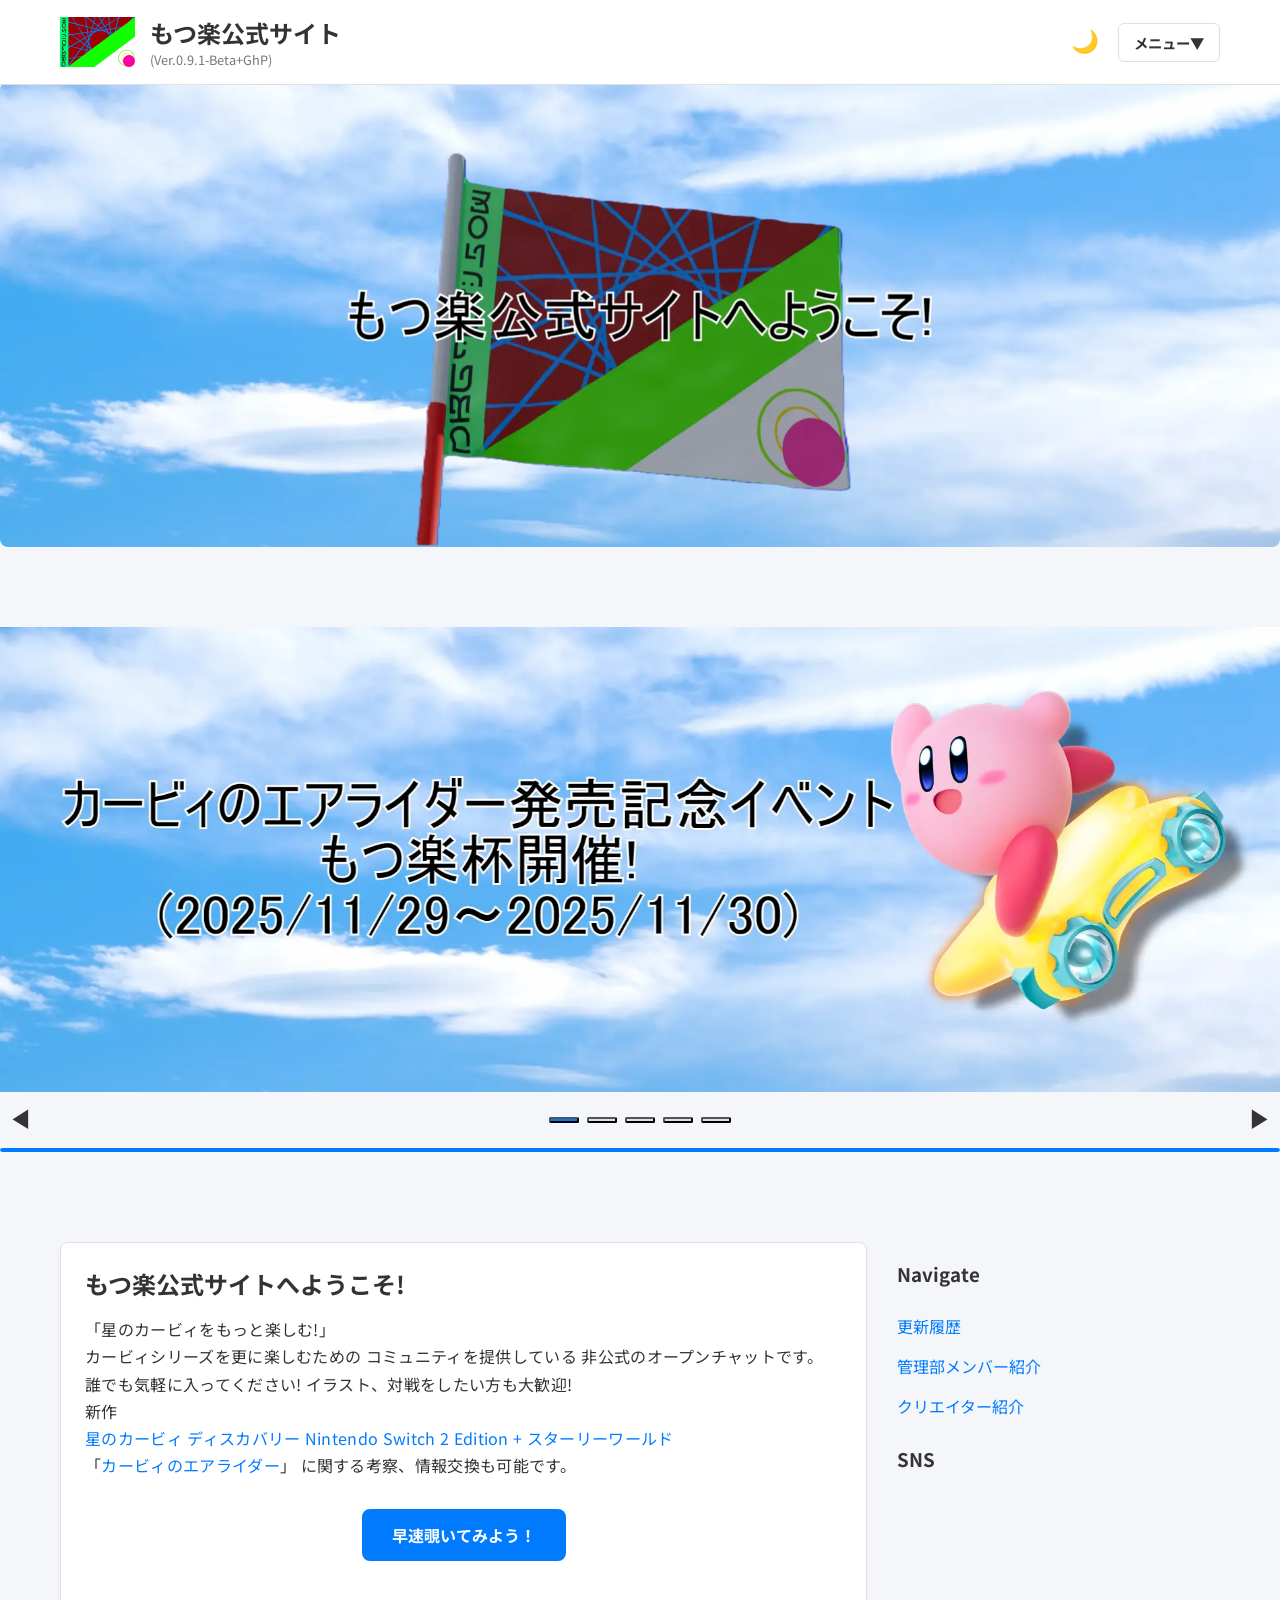
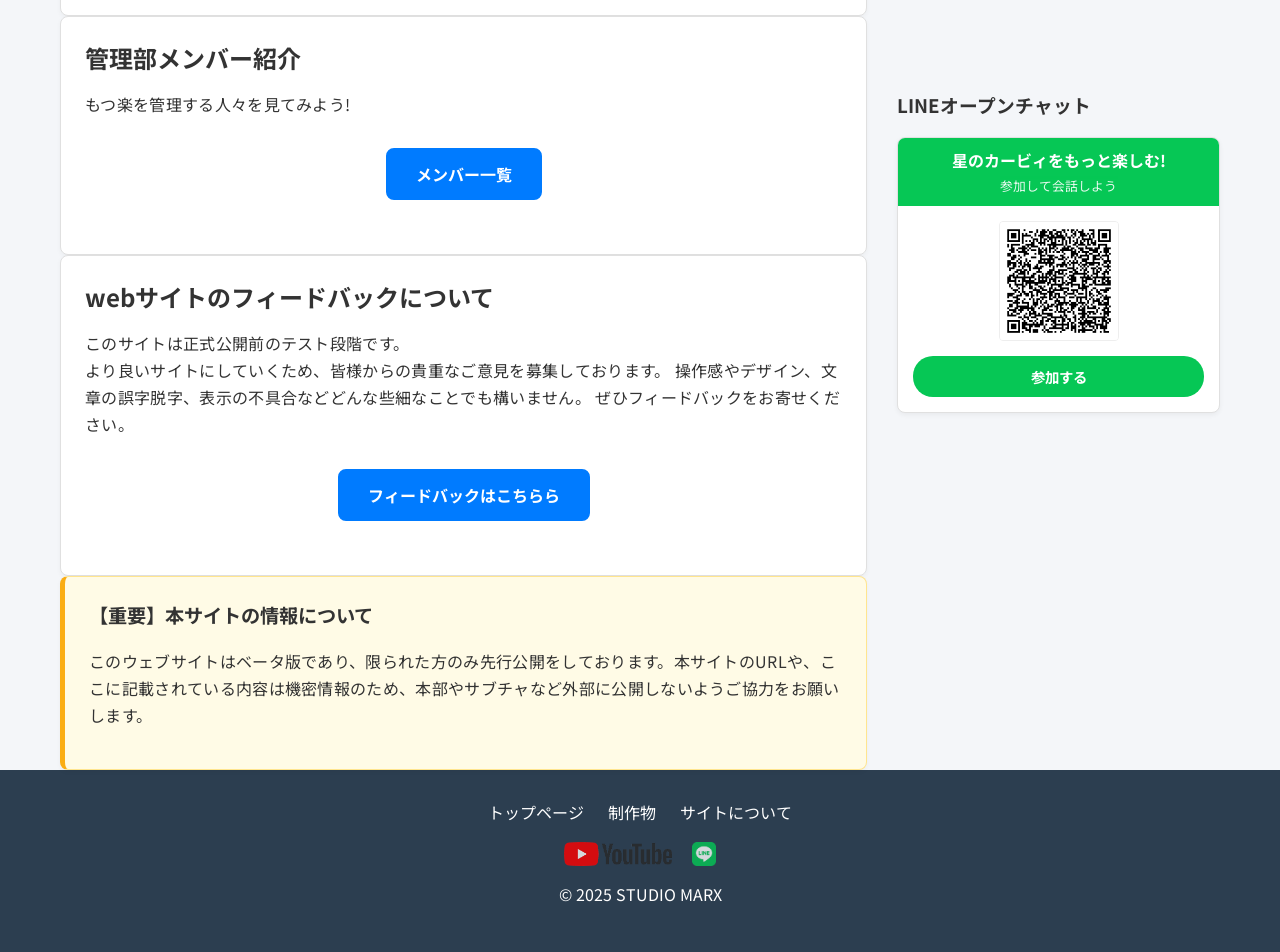
<file: archives/v0.9.x/index.html>
<!DOCTYPE html>
<html lang="ja">
<head>
    <meta charset="UTF-8">
    <meta name="viewport" content="width=device-width, initial-scale=1.0">
    <title>もつ楽公式サイト( Ver.0.9.1-Beta+GhP)</title>
    <link rel="preconnect" href="https://fonts.googleapis.com">
    <link rel="preconnect" href="https://fonts.gstatic.com" crossorigin>
    <link href="https://fonts.googleapis.com/css2?family=Noto+Sans+JP:wght@400;700&display=swap" rel="stylesheet">
    <link rel="stylesheet" href="CSS/style.css">
    <link rel="preconnect" href="https://fonts.googleapis.com">
    <link rel="preconnect" href="https://fonts.gstatic.com" crossorigin>
    <link href="https://fonts.googleapis.com/css2?family=Noto+Sans+JP:wght@400;700&display=swap" rel="stylesheet">
    <link rel="icon" href="my-favicon/favicon.ico">
    <link rel="apple-touch-icon" href="image/apple-touch-icon.png">
    <link rel="manifest" href="manifest.json">
</head>
<body>
    <header class="site-header">
        <div class="container header-inner">
            <div class="site-branding">
                <a href="https://x1288664.github.io/zunda0924-motsuraku.github.io/" class="site-logo">
                    <img src="image/headerlogo.jpg" alt="もつ楽公式サイト ロゴ">
                </a>
                <div>
                    <h1 class="site-title">もつ楽公式サイト</h1>
                    <p class="site-description">(Ver.0.9.1-Beta+GhP)</p>
                </div>
            </div>
            <nav class="main-navigation" style="display: flex; align-items: center; gap: 10px;">

    <button id="theme-toggle" class="theme-btn" aria-label="ダークモード切替">
        🌙
    </button>
            <nav class="main-navigation">
                <button class="menu-toggle">メニュー▼</button>
                <div class="menu-container">
                    <a href="creators.html">クリエイター</a>
                    <a href="products.html">ソーシャルメディア</a>
                    <a href="update.html">更新履歴</a>
                    <a href="members.html">管理メンバー</a>
                    <a href="server.html">このサイトについて</a>
                </div>
            </nav>
        </div>
    </header>


<div class="hero-fullscreen">
    <img src="image/gallery/finalEdited/gallery_For_Desktop_Welcome_to_Motsuraku.webp" alt="メインビジュアル" class="hero-background-image">
</div>

<div class="hero-controls-mobile">
    <div class="hero-dots"></div>
</div>

<main class="site-content">
    <section class="gallery-section">
        <div class="gallery-container">
            <div class="gallery-slider">
                <div class="gallery-track">
<a href="#" class="gallery-item" data-pc="image/gallery/finalEdited/gallery_For_Desktop-Event_AIR_RIDERS.webp" data-sp="image/gallery/mobile/gallery_For_Mobile-Event_AIR_RIDERS.webp">
    <img src="image/gallery/finalEdited/gallery_For_Desktop-Event_AIR_RIDERS.webp" alt="もつ楽杯案内">
</a>
<a href="members.html" class="gallery-item" data-pc="image/gallery/finalEdited/gallery_For_Desktop-management_Team.webp" data-sp="image/gallery/mobile/gallery_For_Mobile-Management_Team.webp">
    <img src="image/gallery/finalEdited/gallery_For_Desktop-management_Team.webp" alt="管理部メンバー一覧">
</a>
<a href="#" class="gallery-item" data-pc="image/gallery/finalEdited/Debug-Black_pc.webp" data-sp="image/gallery/mobile/mobile-Debug-Black.webp">
    <img src="image/gallery/finalEdited/Debug-Black.webp" alt="デバッグ画像">
</a>
<a href="#" class="gallery-item" data-pc="image/gallery/finalEdited/image1_pc.webp" data-sp="image/gallery/mobile/mobile-image1.webp">
    <img src="image/gallery/finalEdited/image1.webp" alt="ギャラリー画像1">
</a>
<a href="#" class="gallery-item" data-pc="image/gallery/finalEdited/image2_pc.webp" data-sp="image/gallery/mobile/mobile-image2.webp">
    <img src="image/gallery/img4.png" alt="ギャラリー画像2">
</a>
                </div>
            </div>
            <div class="gallery-controls">
                <button class="gallery-btn prev">◀</button>
                <div class="gallery-dots"></div>
                <button class="gallery-btn next">▶</button>
            </div>
            <div class="gallery-timer">
                <div class="gallery-timer-bar"></div>
            </div>
        </div>
    </section>
    <div class="container content-grid-container" style="margin-top: 30px;">
        <div class="content-grid">
            </div>
    </div>
</main>

        <!--動画の再生用-->
        <!--<div class="hero-fullscreen" style="background-image: url('image/kirby-DLC.webp');">
                <div class="hero-video-wrapper">
        <video src="videos/Kirby-Demo-keyvisual.mp4" class="hero-video" autoplay muted loop playsinline></video>
        </div>-->

        <div class="container content-grid-container" style="margin-top: 30px;">
            <div class="content-grid">
                <div class="main-column">
                    <section class="card">
                        <h2>もつ楽公式サイトへようこそ!</h2>
                        <p>「星のカービィをもっと楽しむ!」<br class="br-mobile"><br class="br-pc">
                            カービィシリーズを更に楽しむための<br class="br-mobile">
                            コミュニティを提供している<br class="br-mobile">
                            非公式のオープンチャットです。<br class="br-mobile"><br class="br-pc">
                            誰でも気軽に入ってください!<br class="br-mobile">
                            イラスト、対戦をしたい方も大歓迎!<br class="br-mobile"><br class="br-pc">
                            新作<br class="br-mobile"><br class="br-pc">
                            <a href="https://store-jp.nintendo.com/item/software/D70010000046404" target="_blank" rel="noopener noreferrer">星のカービィ ディスカバリー Nintendo Switch 2 Edition + スターリーワールド</a><br class="br-mobile"><br class="br-pc">
                            「<a href="https://store-jp.nintendo.com/item/software/D70010000103774" target="_blank" rel="noopener noreferrer">カービィのエアライダー</a>」<br class="br-mobile">
                            に関する考察、情報交換も可能です。</p>
                            <div class="button-container">
                                <a href="https://x.gd/P1zVi" class="btn btn-primary">早速覗いてみよう！</a>
                            </div>
                    </section>
                    <section class="card">
                        <h2>管理部メンバー紹介</h2>
                        <p>もつ楽を管理する人々を見てみよう!</p>
                        <div class="button-container">
                            <a href="members.html" class="btn btn-primary" rel="noopener noreferrer">メンバー一覧</a>
                        </div>
                    </section>
                    <!--<section class="card">
                        <h2>もつ楽のクリエイター紹介</h2>
                        <p>
                            もつ楽で音楽や動画など<br class="br-mobile">
                            コンテンツ制作をしているメンバーの紹介!</p>
                            <div class="button-container">
                                <a href="creators.html" class="btn btn-primary">クリエイター一覧</a>
                            </div>
                    </section>-->
        
                    <section class="card">
                        <h2>webサイトのフィードバックについて</h2>
                        <p>このサイトは正式公開前のテスト段階です。<br class="br-pc">
                            より良いサイトにしていくため、皆様からの貴重なご意見を募集しております。<br class="br-mobile">
                            操作感やデザイン、文章の誤字脱字、表示の不具合などどんな些細なことでも構いません。<br class="br-mobile">
                            ぜひフィードバックをお寄せください。</p>
                            <div class="button-container">
                                <a href="https://forms.gle/Egxd59wgaBWRWWas8" class="btn btn-primary">フィードバックはこちらら</a>
                            </div>
                    </section>

                    <div class="card notice-box">
                        <h3>【重要】本サイトの情報について</h3>
                        <p>このウェブサイトはベータ版であり、限られた方のみ先行公開をしております。本サイトのURLや、ここに記載されている内容は機密情報のため、本部やサブチャなど外部に公開しないようご協力をお願いします。</p>
                    </div>

                </div>
        
                <aside class="sidebar-column">
                    <div class="sidebar-widget">
                    <div class="sidebar-widget">
                        <h3>Navigate</h3>
                        <ul>
                            <li><a href="update.html">更新履歴</a></li>
                            <li><a href="members.html">管理部メンバー紹介</a></li>
                            <li><a href="creators.html">クリエイター紹介</a></li>
                        </ul>
                    </div>
                        <h3>SNS</h3>
                        <div class="youtube-container">
                            <iframe width="560" height="315" src="https://www.youtube.com/embed/?list=UUFOwm7Xgwb36ko8w6kFmBjQ" title="YouTube video player" frameborder="0" allow="accelerometer; autoplay; clipboard-write; encrypted-media; gyroscope; picture-in-picture; web-share" allowfullscreen></iframe>
                        </div>
                    </div>

                    
                        <div class="sidebar-widget">
    <h3>LINEオープンチャット</h3>
    
    <div class="line-card">
        <div class="line-card-header">
            <p class="line-card-title">星のカービィをもっと楽しむ!</p>
            <span class="line-card-members">参加して会話しよう</span>
        </div>
        <div class="line-card-body">
            <img src="image/motsuraku-QR.png" alt="QRコード" class="line-qr">
            
            <a href="https://x.gd/WdfIJ" target="_blank" class="line-btn">
                参加する
            </a>
        </div>
    </div>
    
                        <!--旧式<h3>LINEオープンチャット</h3>
                        <img src="image/motsuraku-QR.png" alt="LINEオープンチャットQRコード">-->
                    </div>
                </aside>
            </div>
        </div>
    </main>

    <footer class="site-footer">
        <div class="container">
            <div class="footer-links">
                <a href="https://x1288664.github.io/zunda0924-motsuraku.github.io/">トップページ</a>
                <a href="products.html">制作物</a>
                <a href="server.html">サイトについて</a>
            </div>
            <div class="footer-social-icons">
                <a href="https://www.youtube.com/@studiomarx" target="_blank" rel="noopener noreferrer"><img src="image/YT-Logo.png" alt="YouTube"></a>
                <a href="https://x.gd/P1zVi" target="_blank" rel="noopener noreferrer"><img src="image/LINE.png" alt="LINE"></a>
            </div>
            <p>&copy; 2025 STUDIO MARX</p>
        </div>
    </footer>

    <script src="JavaScript/script.js"></script>
</body>
</html>
</file>
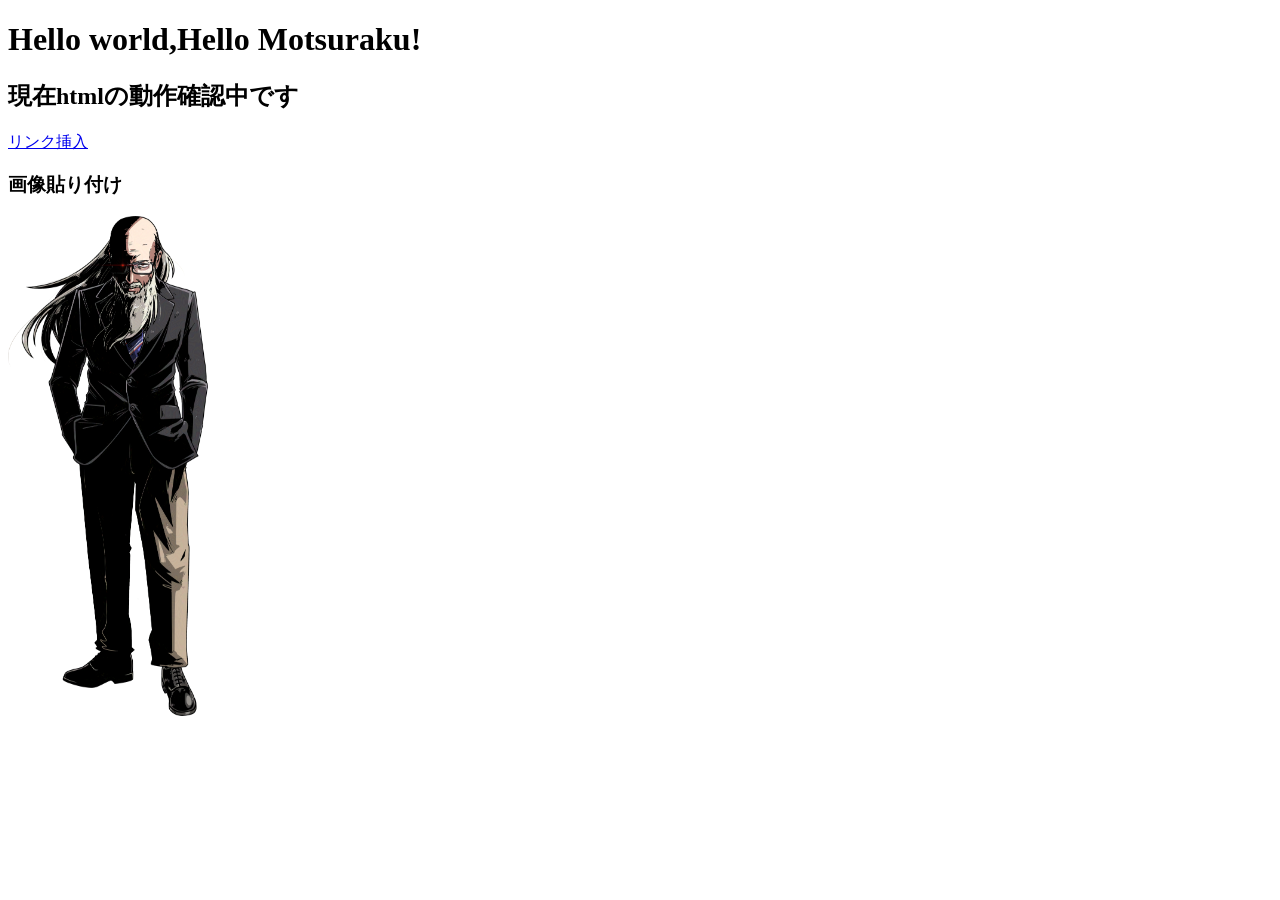
<file: archives/v0.1.x/index-ver.0.1.html>
<!DOCTYPE html>
<html lang="ja">
    <head>
        <meta charset="UTF-8">
    </head>
<body>
    <h1>Hello world,Hello Motsuraku!</h1>
    <h2>現在htmlの動作確認中です</h2>
    <a href="sub-index-2.html">リンク挿入</a></p>
    <h3>画像貼り付け</h3>
    <p><img src="image/test-1.png" alt="test"title="test" width="200" height="500">
</body>
</html>
</file>
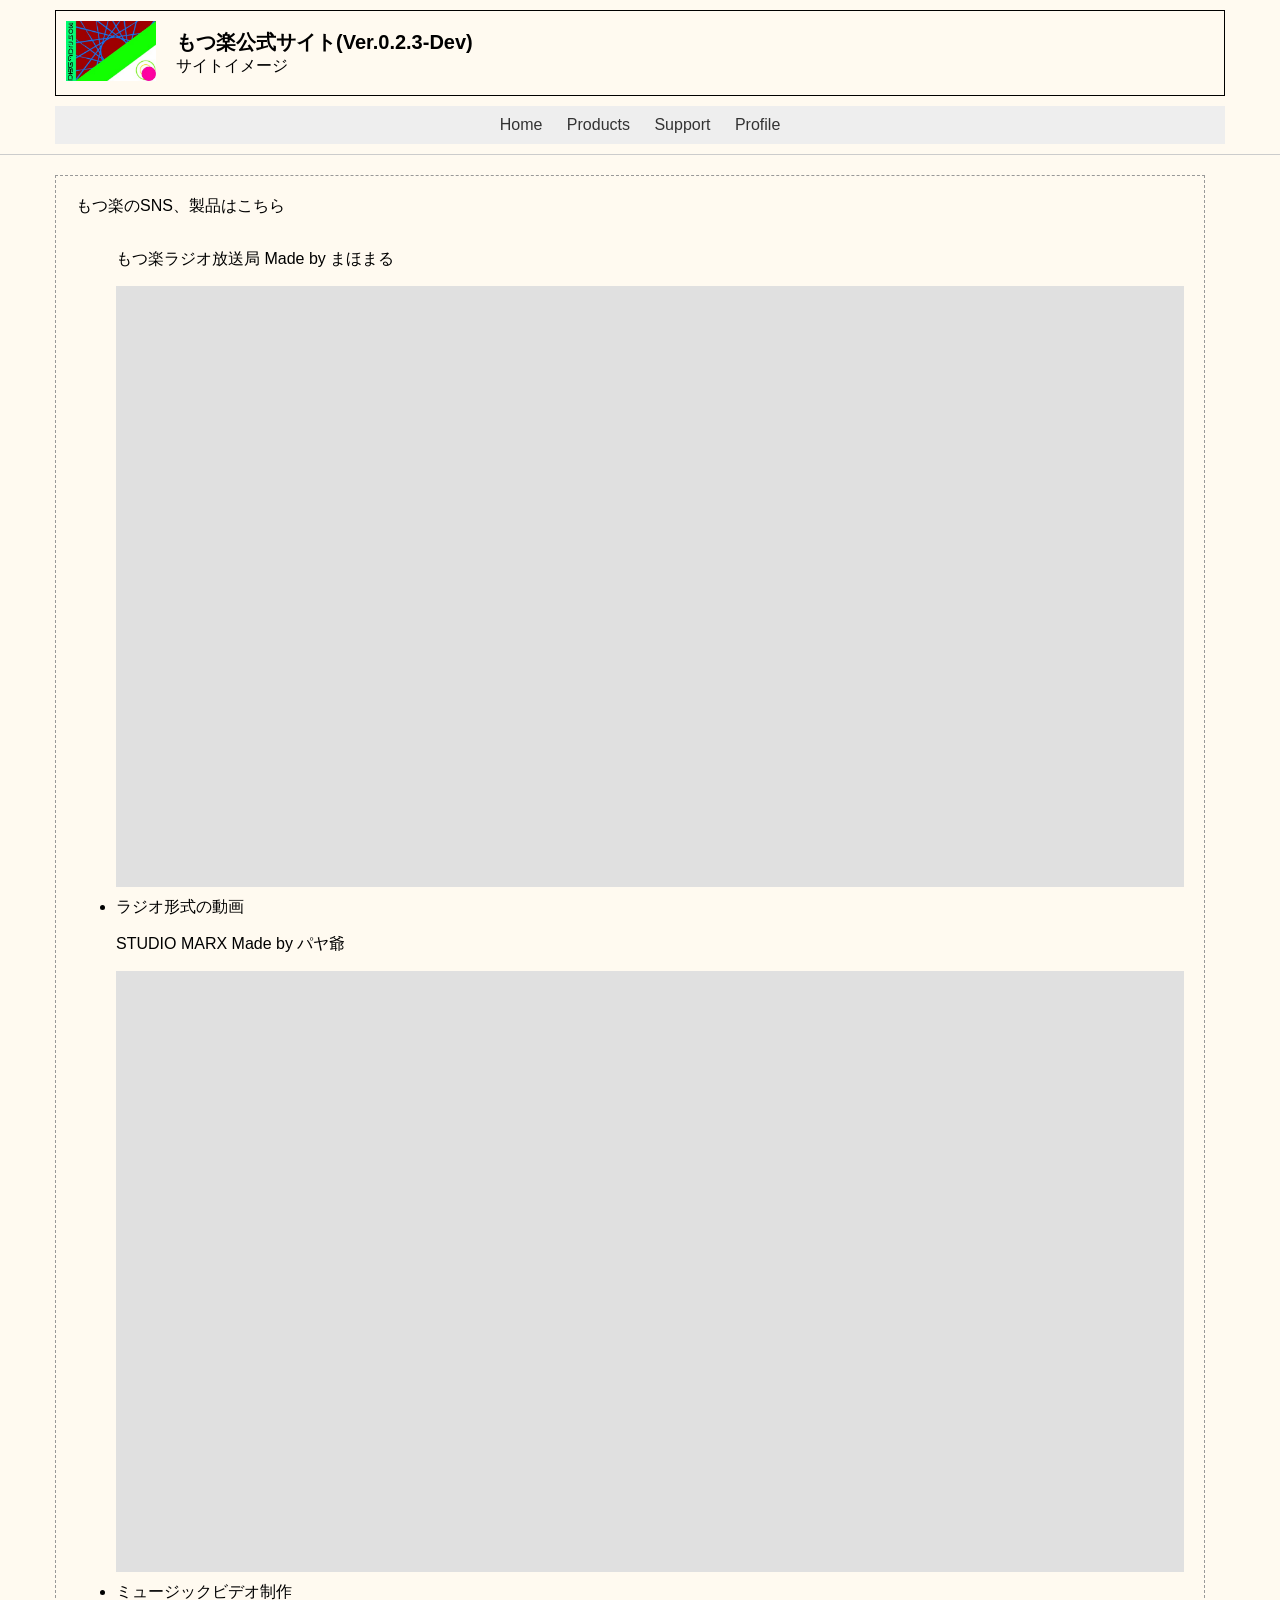
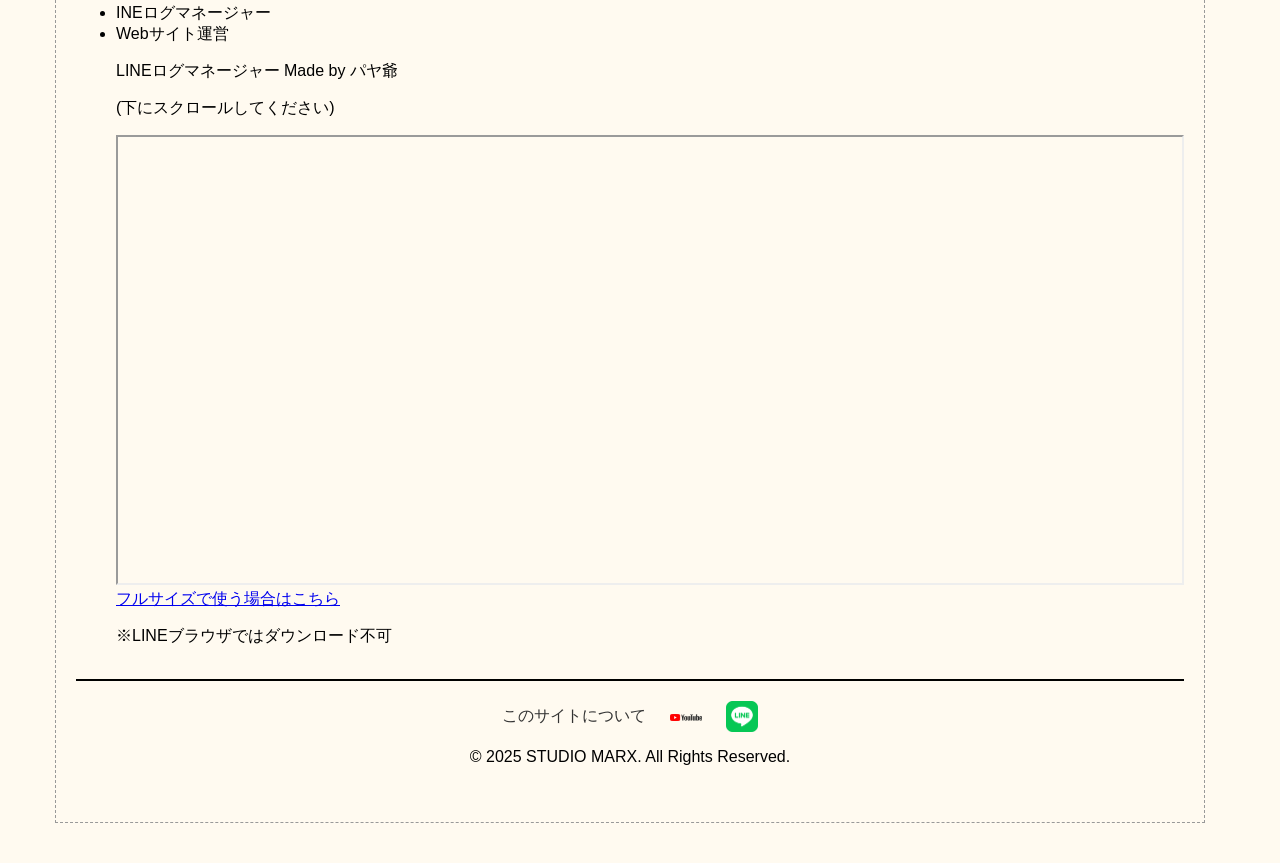
<file: archives/v0.2.x/products.html>
<!DOCTYPE html>
<html lang="ja">
<head>
    <meta charset="UTF-8">
    <meta name="viewport" content="width=device-width, initial-scale=1.0">
    <title>もつ楽公式サイトVer.0.2.3-Dev</title>
    <style>
        /* --- 全体のスタイルとリセット --- */
        * {
            box-sizing: border-box;
        }
        /* ↓↓↓ 修正点 1 ↓↓↓ */
        html {
            height: 100%;
        }
        body {
            height: 100%; /* 高さを100%に */
            margin: 0;
            padding: 0;
            font-family: sans-serif;
            background-color: #f0f0f0;
            display: flex; /* Flexコンテナ化 */
            flex-direction: column; /* 要素を縦に並べる */
        }
        /* ↑↑↑ 修正点 1 ↑↑↑ */

        /* --- ヘッダーとフッター（画面幅いっぱいに広がる） --- */
        .header, .footer {
            width: 100%;
            background-color: #fffaf0;
            flex-shrink: 0; /* ヘッダーとフッターが縮まないようにする */
        }

        /* --- コンテンツを中央に配置するラッパー --- */
        .content-wrapper {
            width: 100%;
            max-width: 1200px;
            margin: 0 auto;
            padding: 0 15px;
        }

        /* --- ヘッダー --- */
        .header {
            border-bottom: 1px solid #ccc;
            padding: 10px 0;
        }
        .header-top {
            display: flex;
            align-items: center;
            flex-wrap: wrap;
            border: 1px solid #000;
        }
        .logo-link {
            padding: 10px;
        }
        .logo-image {
            height: 60px;
            width: auto;
        }
        .company-info {
            padding: 10px;
        }
        .company-info .company-name {
            font-size: 20px;
            font-weight: bold;
        }
        .header-nav {
            background-color: #eee;
            margin-top: 10px;
            padding: 10px;
            text-align: center;
        }
        .header-nav a {
            margin: 0 10px;
            text-decoration: none;
            color: #333;
        }
        /*空白なし改行*/
        .text-preline{
            white-space: pre-line;
        }

        /* --- メインコンテンツエリア --- */
        /* ↓↓↓ 修正点 2 ↓↓↓ */
        .main-container {
            flex: 1; /* 空きスペースを埋めるように伸ばす */
            width: 100%;
            background-color: #fffaf0;
        }
        .main-content {
            display: flex;
            height: 100%; /* 親の高さに合わせる */
            padding-top: 20px;
            padding-bottom: 20px; /* 下にも余白を戻す */
        }
        /* ↑↑↑ 修正点 2 ↑↑↑ */
        .content {
            flex: 1;
            min-width: 0;
            margin-right: 20px;
            display: flex; /* 子要素を均等に伸ばすためにFlex化 */
            flex-direction: column; /* 縦に並べる */
        }
        .sidebar {
            width: 300px;
            display: flex; /* 子要素を均等に伸ばすためにFlex化 */
            flex-direction: column; /* 縦に並べる */
        }
        /* ---コンテンツの中央配置*/
        .center{
            text-align: center;
        }
        /*pによる改行時の行間調整*/
        .p{
            margin-top: 1em;
        }
        /*画像リサイズ*/
        .resizeimage{
            width: 75%;
        }
        .resizeimage_img{
            height: 75%;
        }

        /* --- 左側コンテンツの各セクション --- */
        .image-with-text, .top-story, .text-box {
            border: 1px dashed #999;
            padding: 20px;
            flex: 1; /* ← この指定で均等に伸びます */
            display: flex;
            flex-direction: column;
            justify-content: center; /* 中身を中央寄せ（お好みで） */
        }
        .image-with-text, .top-story {
             margin-bottom: 20px;
        }

        .top-story {
             border-style: solid;
             border-color: #ccc;
        }
        .top-story h3 {
            border-bottom: 1px solid #eee;
            padding-bottom: 10px;
            margin-top: 0;
        }
        .story-body {
            display: flex;
            align-items: flex-start;
        }
        .story-body img {
            width: 100px;
            height: 100px;
            border: 1px solid #ccc;
            margin-right: 15px;
            flex-shrink: 0;
        }

        /* --- サイドバー（右側）--- */
        .sidebar-section {
            border: 1px solid #ccc;
            padding: 15px;
            flex: 1; /* ← この指定で均等に伸びます */
        }
        .sidebar-section:first-child {
            margin-bottom: 20px;
        }
        .sidebar-section h4 {
            margin-top: 0;
        }
        .youtube-embed {
            position: relative;
            width: 100%;
            padding-top: 56.25%;
            background-color: #e0e0e0;
            margin-bottom: 10px;
        }
        .youtube-embed iframe {
            position: absolute;
            top: 0;
            left: 0;
            width: 100%;
            height: 100%;
        }
        .sidebar-section ul {
            list-style: none;
            padding: 0;
        }
        .sidebar-section ul li {
            margin-bottom: 8px;
        }

        /* --- フッター --- */
        .footer {
            border-top: 2px solid #000;
        }
        .footer .content-wrapper {
             padding-top: 20px;
             padding-bottom: 20px;
             text-align: center;
        }
        .footer-links {
            margin-bottom: 15px;
        }
        .footer-links a {
            color: #333;
            text-decoration: none;
            margin: 0 10px;
            vertical-align: middle;
        }
        .footer-links img.social-icon {
            width: 32px;
            height: auto;
            vertical-align: middle;
        }

        /* --- レスポンシブ対応 (メディアクエリ) --- */
        @media (max-width: 768px) {
            body {
                height: auto; /* スマホでは高さ固定を解除 */
            }
            .main-content {
                flex-direction: column;
                height: auto;
            }
            .content {
                margin-right: 0;
                margin-bottom: 20px;
            }
            .sidebar {
                width: 100%;
            }
            .story-body {
                flex-direction: column;
            }
            .story-body img {
                margin-right: 0;
                margin-bottom: 10px;
            }
        }
    </style>
</head>
<!-- Google tag (gtag.js) -->
<script async src="https://www.googletagmanager.com/gtag/js?id=G-VM2JH5QT03"></script>
<script>
  window.dataLayer = window.dataLayer || [];
  function gtag(){dataLayer.push(arguments);}
  gtag('js', new Date());

  gtag('config', 'G-VM2JH5QT03');
</script>

<body>

    <header class="header">
        <div class="content-wrapper">
            <div class="header-top">
                <a href="/" class="logo-link">
                    <img src="image/headerlogo.jpg" alt="Company Logo" class="logo-image">
                </a>
                <!--ヘッダー-->
                <div class="company-info">
                    <div class="company-name">もつ楽公式サイト(Ver.0.2.3-Dev)</div>
                    <div class="description">サイトイメージ</div>
                </div>
            </div>
            <!--ヘッダー項目-->
             <nav class="header-nav">
                <a href="index.html">Home</a>
                <a href="products.html">Products</a>
                <a href="#">Support</a>
                <a href="#">Profile</a>
            </nav>
        </div>
    </header>

    <div class="main-container">
        <div class="content-wrapper" style="height: 100%;">
            <div class="main-content">

                <!--画像付きテキスト-->
                <main class="content">
                    <section class="image-with-text">
                        <txt>もつ楽のSNS、製品はこちら</txt>
                        <ul>
                        <p>もつ楽ラジオ放送局 Made by まほまる</p>
                        
                        <div class="youtube-embed">
                             <iframe max-width="100%" height="auto" src="https://www.youtube.com/embed/?list=UUFOwm7Xgwb36ko8w6kFmBjQ" title="YouTube video player" frameborder="0" allow="accelerometer; autoplay; clipboard-write; encrypted-media; gyroscope; picture-in-picture; web-share" referrerpolicy="strict-origin-when-cross-origin" allowfullscreen></iframe>
                        </div>
                        <li>ラジオ形式の動画</li>
                        <p></p>

                        <p>STUDIO MARX Made by パヤ爺</p>
                        <div class="youtube-embed">
                             <iframe max-width="100%" height="auto" src="https://www.youtube.com/embed/?list=UUYyyjW5c7uuMxVkHVGb039Q" title="YouTube video player" frameborder="0" allow="accelerometer; autoplay; clipboard-write; encrypted-media; gyroscope; picture-in-picture; web-share" referrerpolicy="strict-origin-when-cross-origin" allowfullscreen></iframe>
                        </div>
                        <li>ミュージックビデオ制作</li>
                        <li>INEログマネージャー</li>
                        <li>Webサイト運営</li>
                        <p></p>

                        <p>LINEログマネージャー Made by パヤ爺</p>
                        <p>(下にスクロールしてください)</p>
                        
                        <iframe src="https://sparc64-hermes-xp-2025.hf.space" width="100%" height="450"></iframe>
                        <a href="https://sparc64-hermes-xp-2025.hf.space">フルサイズで使う場合はこちら</a>
                        <p>※LINEブラウザではダウンロード不可</p>
                        </ul>
    <!--フッター-->
    <footer class="footer">
        <div class="content-wrapper">
            <div class="footer-links">
                <a href="Server-info.html">このサイトについて</a>
                <!--Youtube,LINEリンク-->
                <a href="https://www.youtube.com/@motsulakuradio" target="_blank"><img src="image/YT-Logo.png" alt="Youtube" class="social-icon"></a>
                <a href="https://line.me/ti/g2/fNG0xLERQMhb2DdxRePYU7AVBeMGdDMT3Gbkqg?utm_source=invitation&utm_medium=link_copy&utm_campaign=default" target="_blank"><img src="image/LINE.png" alt="LINE" class="social-icon"></a>
            </div>
            <!--コピーライト-->
            <p class="copyright">© 2025 STUDIO MARX. All Rights Reserved.</p>
        </div>
    </footer>

</body>
</html>
</file>
<file: CSS/style.css>
/* =========================================
   1. 基本設定（変数定義）
   ========================================= */
:root {
    /* ライトモード（デフォルト） */
    --bg-color: #f4f6f9;
    --card-bg: #ffffff;
    --text-color: #333333;
    --accent-color: #007bff; /* 青 */
    --header-bg: #ffffff;
    --footer-bg: #f9f9f9;
    --border-color: rgba(128,128,128,0.2);
    --note-bg: rgba(255, 255, 0, 0.1);
    --note-border: rgba(255, 255, 0, 0.3);
}

/* ダークモード（JSでクラスがついた時） */
body.dark-mode {
    --bg-color: #121212;
    --card-bg: #1f1f1f;
    --text-color: #e0e0e0;
    --accent-color: #66b2ff; /* 明るい水色 */
    --header-bg: #1f1f1f;
    --footer-bg: #1a1a1a;
    --border-color: rgba(255,255,255,0.1);
    --note-bg: rgba(255, 255, 0, 0.05);
    --note-border: rgba(255, 255, 0, 0.1);
}

/* =========================================
   2. 全体のレイアウト
   ========================================= */
body {
    background-color: var(--bg-color);
    color: var(--text-color);
    font-family: 'Noto Sans JP', sans-serif;
    margin: 0;
    padding: 0;
    line-height: 1.6;
    transition: background-color 0.3s, color 0.3s; /* ふわっと切り替え */
}

/* リンクの基本スタイル */
a {
    color: var(--accent-color);
    text-decoration: underline;
}
.card, .btn {
    text-decoration: none; /* カード等は下線なし */
}

/* =========================================
   3. ヘッダーとボタン
   ========================================= */
.header {
    background-color: var(--header-bg); /* 変数を使用 */
    padding: 20px;
    text-align: center;
    border-bottom: 1px solid var(--border-color);
    margin-bottom: 40px;
    position: relative; /* ボタン配置用 */
}
.header h1 { margin: 0; font-size: 1.8rem; }
.header p { color: #888; font-size: 0.9rem; }

/* --- 切り替えボタンのスタイル（右下固定版） --- */
.theme-btn {
    /* 1. 配置の設定 */
    position: fixed;       /* 画面に対して固定する */
    bottom: 30px;          /* 下から30px */
    right: 30px;           /* 右から30px */
    top: auto;             /* 上の設定をリセット */
    z-index: 1000;         /* 他の要素より手前に表示 */

    /* 2. 見た目の設定 */
    width: 50px;           /* 少し大きくして押しやすく */
    height: 50px;
    font-size: 1.5rem;
    border-radius: 50%;    /* 完全な丸 */
    cursor: pointer;
    
    /* 3. 色と影（浮いているように見せる） */
    background-color: var(--card-bg); /* 背景色をつける（透けないように） */
    color: var(--text-color);
    border: 1px solid var(--border-color);
    box-shadow: 0 4px 12px rgba(0,0,0,0.3); /* 影をつける */
    
    /* 4. アニメーション */
    transition: all 0.3s ease;
    display: inline-flex;
    align-items: center;
    justify-content: center;
}

/* ホバー時の動き */
.theme-btn:hover {
    transform: translateY(-5px); /* ふわっと浮き上がる */
    box-shadow: 0 6px 16px rgba(0,0,0,0.4);
    background-color: var(--card-bg); /* 背景色は維持 */
}

/* スマホでの微調整（邪魔にならないよう少し小さく） */
@media (max-width: 768px) {
    .theme-btn {
        width: 45px;
        height: 45px;
        bottom: 20px;
        right: 20px;
        font-size: 1.2rem;
    }
}

/* =========================================
   4. コンテンツエリア
   ========================================= */
.container {
    max-width: 1000px;
    margin: 0 auto;
    padding: 0 20px 60px;
}

/* メインビジュアル */
.hero-image-wrapper {
    margin-bottom: 40px;
    text-align: center;
}
.hero-image {
    width: 100%;
    max-width: 100%;
    height: auto;
    border-radius: 0px;
    box-shadow: 0 4px 15px rgba(0,0,0,0.1);
    display: block;
}
@media (prefers-color-scheme: dark) {
    .hero-image {
        opacity: 0.9;
        box-shadow: 0 4px 15px rgba(0,0,0,0.3);
    }
}
/* PC用サイズ調整 */
@media (min-width: 768px) {
    .hero-image {
        max-width: 600px;
        width: 70%;
        margin-left: auto;
        margin-right: auto;
    }
}

/* 注意書き */
.note {
    background-color: var(--note-bg);
    padding: 15px;
    border-radius: 8px;
    font-size: 0.9rem;
    margin-bottom: 30px;
    border: 1px solid var(--note-border);
}

/* =========================================
   5. タイムライン・カード
   ========================================= */
.timeline-section {
    margin-bottom: 50px;
}
.section-title {
    font-size: 1.4rem;
    border-left: 5px solid var(--accent-color);
    padding-left: 15px;
    margin-bottom: 20px;
}

.grid {
    display: grid;
    grid-template-columns: repeat(auto-fill, minmax(280px, 1fr));
    gap: 20px;
}

.card {
    background-color: var(--card-bg);
    border-radius: 8px;
    padding: 20px;
    box-shadow: 0 2px 5px rgba(0,0,0,0.1);
    transition: transform 0.2s;
    border: 1px solid var(--border-color);
    color: inherit;
    display: flex;
    flex-direction: column;
    justify-content: space-between;
}
.card:hover {
    transform: translateY(-5px);
    box-shadow: 0 5px 15px rgba(0,0,0,0.2);
}

.card h3 { margin: 0 0 10px 0; font-size: 1.2rem; }
.card p { font-size: 0.9rem; color: #888; margin: 0 0 15px 0; }
/* ダークモード時のpタグ文字色調整 */
body.dark-mode .card p { color: #cccccc; }

/* バッジ */
.ver-badge {
    display: inline-block;
    background-color: #666;
    color: #fff;
    padding: 2px 8px;
    border-radius: 4px;
    font-size: 0.8rem;
    margin-bottom: 10px;
    margin-right: 5px;
    font-family: monospace;
}
.ver-latest { background-color: var(--accent-color); }
.ver-legacy { background-color: #8e44ad; }

/* 開くボタン */
.open-btn {
    text-align: center;
    background-color: transparent;
    border: 1px solid var(--accent-color);
    color: var(--accent-color);
    padding: 8px;
    border-radius: 4px;
    font-weight: bold;
}
.card:hover .open-btn {
    background-color: var(--accent-color);
    color: #fff;
}
</file>
<file: archives/v0.4.x-g/CSS/style.css>
/*==================================================
        基本設定
        ==================================================*/
        :root {
            --base-color: #FFFFFF; --background-color: #f4f6f9; --text-color: #333333;
            --accent-color: #007bff; --border-color: #e0e0e0; --footer-bg-color: #2c3e50;
        }
        * { box-sizing: border-box; }
        html { scroll-behavior: smooth; }
        body { margin: 0; font-family: 'Noto Sans JP', sans-serif; color: var(--text-color); background-color: var(--background-color); }
        a { color: var(--accent-color); text-decoration: none; }
        a:hover { text-decoration: underline; }
        img { max-width: 100%; height: auto; vertical-align: middle; }
        .container { width: 100%; max-width: 1200px; margin: 0 auto; padding: 0 20px; }

        /*==================================================
        ヘッダー
        ==================================================*/
        .site-header {
            position: fixed; top: 0; left: 0; width: 100%; z-index: 1000;
            background-color: var(--base-color); padding: 15px 0;
            border-bottom: 1px solid var(--border-color);
            transition: background-color 0.3s ease, box-shadow 0.3s ease;
        }
        .site-header.has-scrolled {
            background-color: rgba(255, 255, 255, 0.85); backdrop-filter: blur(10px);
            box-shadow: 0 2px 10px rgba(0,0,0,0.05);
        }
        body { padding-top: 82px; }

        .header-inner { display: flex; justify-content: space-between; align-items: center; }
        .site-branding { display: flex; align-items: center; }
        .site-logo img { height: 50px; margin-right: 15px; }
        .site-title { font-size: 1.5em; font-weight: bold; margin: 0; }
        .site-description { font-size: 0.9em; color: #777; margin: 0; }

        /*==================================================
        ナビゲーション (変更箇所)
        ==================================================*/
        .main-navigation { position: relative; }
        
        /* ▼▼▼ [メニュー▼]ボタンのスタイル ▼▼▼ */
        .menu-toggle {
            display: block;
            border: 1px solid var(--border-color);
            background: transparent;
            color: var(--text-color);
            font-size: 0.9em; /* 文字サイズを少し調整 */
            font-weight: bold;
            font-family: 'Noto Sans JP', sans-serif;
            padding: 8px 15px;
            border-radius: 6px;
            cursor: pointer;
            transition: background-color 0.2s, color 0.2s;
        }
        .menu-toggle:hover, .menu-toggle.is-active {
            background-color: var(--accent-color);
            border-color: var(--accent-color);
            color: #fff;
        }
        /* ▲▲▲ [メニュー▼]ボタンのスタイル ▲▲▲ */
        
        .menu-container {
            display: block; position: absolute; top: calc(100% + 10px); right: 0;
            width: 200px; background-color: white; border-radius: 8px;
            box-shadow: 0 4px 15px rgba(0,0,0,0.15); padding: 10px 0;
            opacity: 0; transform: translateY(10px); visibility: hidden;
            transition: opacity 0.3s ease, transform 0.3s ease, visibility 0.3s;
        }
        .menu-container a { display: block; padding: 12px 20px; }
        .menu-container.is-open { opacity: 1; transform: translateY(0); visibility: visible; }
        
        /*==================================================
        キービジュアル (index.htmlのみ)
        ==================================================*/
        .hero-fullscreen {
            position: relative; width: 100%; height: calc(70vh - 82px);
            min-height: 450px; color: #fff; background-size: cover; background-position: center;
            display: flex; align-items: center; justify-content: center; text-align: center;
            background-image: url("../image/KB-WDX.jpg");
        }
        .hero-fullscreen::before { content: ''; position: absolute; top: 0; left: 0; width: 100%; height: 100%; background-color: rgba(0, 0, 0, 0.4); }
        .hero-content { position: relative; padding: 20px; }
        .hero-title { font-size: 3em; font-weight: bold; margin-top: 0; margin-bottom: 0.5em; }
        .hero-subtitle { font-size: 1.2em; margin: 0; max-width: 600px; }
        
        /*==================================================
        メインコンテンツ
        ==================================================*/
        .site-content { padding-top: 40px; padding-bottom: 40px; }
        .card { background-color: var(--base-color); border: 1px solid var(--border-color); border-radius: 8px; padding: 24px; box-shadow: 0 2px 5px rgba(0,0,0,0.04); margin-bottom: 30px; }
        .page-title { margin-top: 0; font-size: 2em; border-bottom: 2px solid var(--accent-color); padding-bottom: 10px; margin-bottom: 30px; }
        .card h2 { margin-top: 0; font-size: 1.6em; }

        /* --- index.html用 --- */
        .content-grid { display: flex; gap: 30px;
                        /*align-items: flex-start; スティッキーサイドバーを有効にするにはコメントアウトを消す */ }
        .main-column { flex: 3; }
        .sidebar-column {   flex: 1;
                            /*position: sticky;  スティッキーサイドバーを有効にするにはコメントアウトを消す */
                            /*top: 97px; スティッキーサイドバーを有効にするにはコメントアウトを消す */ }
        .full-bleed-image { border-radius: 8px; margin-bottom: 30px; box-shadow: 0 4px 10px rgba(0,0,0,0.08); }
        .sidebar-widget { margin-bottom: 30px; }
        .sidebar-widget h3 { font-size: 1.2em; padding-bottom: 10px; border-bottom: 1px solid var(--border-color); margin-top: 0; margin-bottom: 15px; }
        .sidebar-widget ul { list-style: none; padding: 0; }
        .sidebar-widget ul li a { display: block; padding: 8px 0; }
        .update-list { list-style: none; padding-left: 0; }
        .update-list li { padding: 8px 0; border-bottom: 1px solid #f0f0f0; }
        .update-list li:last-child { border-bottom: none; }
        
        /* --- products.html用 --- */
        .grid-container { display: grid; grid-template-columns: repeat(auto-fit, minmax(280px, 1fr)); gap: 20px; }
        .grid-item { background-color: #fff; border: 1px solid #e0e0e0; border-radius: 8px; box-shadow: 0 2px 5px rgba(0,0,0,0.05); overflow: hidden; transition: transform 0.2s ease; }
        .grid-item:hover { transform: translateY(-5px); }
        .grid-item-content { padding: 15px; }
        .grid-item-content h3 { margin-top: 0; margin-bottom: 10px; font-size: 1.1em; }
        .grid-item-content p { margin: 0; font-size: 0.9em; color: #666; }
        
        /* --- Server-info.html用ここから --- */
        /* ---改行用途で流用可 ---*/
        .text-pre-line { white-space: pre-line; line-height: 1.8; }
        /*↑改行用*/

        .server-spec-list { list-style: none; padding-left: 0; }
        .server-spec-list > li { margin-bottom: 10px; }
        /* --- Server-info.html用ここまで --- */
        
        /* --- 共通コンポーネント --- */
        .youtube-container { position: relative; width: 100%; height: 0; padding-bottom: 56.25%; overflow: hidden; background-color: #000; }
        .youtube-container iframe { position: absolute; top: 0; left: 0; width: 100%; height: 100%; }
        
        /*==================================================
        フッター
        ==================================================*/
        .site-footer { background-color: var(--footer-bg-color); color: #fff; padding: 30px 0; text-align: center; font-size: 0.9em; }
        .footer-links { margin-bottom: 15px; }
        .footer-links a { color: #fff; margin: 0 10px; }
        .footer-social-icons img { height: 24px; width: auto; margin: 0 8px; opacity: 0.8; transition: opacity 0.2s; }
        .footer-social-icons img:hover { opacity: 1; }
        
        /*==================================================
        レスポンシブ対応
        ==================================================*/
        @media (max-width: 768px) {
            .site-title { font-size: 1.2em; }
            .site-logo img { height: 40px; }
            body { padding-top: 72px; }
            .content-grid { flex-direction: column; }
            .hero-title { font-size: 2em; }
            .hero-subtitle { font-size: 1em; }
        }
</file>
<file: archives/v0.4.x/CSS/style.css>
/*==================================================
        基本設定
        ==================================================*/
        :root {
            --base-color: #FFFFFF; --background-color: #f4f6f9; --text-color: #333333;
            --accent-color: #007bff; --border-color: #e0e0e0; --footer-bg-color: #2c3e50;
        }
        * { box-sizing: border-box; }
        html { scroll-behavior: smooth; }
        body { margin: 0; font-family: 'Noto Sans JP', sans-serif; color: var(--text-color); background-color: var(--background-color); }
        a { color: var(--accent-color); text-decoration: none; }
        a:hover { text-decoration: underline; }
        img { max-width: 100%; height: auto; vertical-align: middle; }
        .container { width: 100%; max-width: 1200px; margin: 0 auto; padding: 0 20px; }

        /*==================================================
        ヘッダー
        ==================================================*/
        .site-header {
            position: fixed; top: 0; left: 0; width: 100%; z-index: 1000;
            background-color: var(--base-color); padding: 15px 0;
            border-bottom: 1px solid var(--border-color);
            transition: background-color 0.3s ease, box-shadow 0.3s ease;
        }
        .site-header.has-scrolled {
            background-color: rgba(255, 255, 255, 0.85); backdrop-filter: blur(10px);
            box-shadow: 0 2px 10px rgba(0,0,0,0.05);
        }
        body { padding-top: 82px; }

        .header-inner { display: flex; justify-content: space-between; align-items: center; }
        .site-branding { display: flex; align-items: center; }
        .site-logo img { height: 50px; margin-right: 15px; }
        .site-title { font-size: 1.5em; font-weight: bold; margin: 0; }
        .site-description { font-size: 0.9em; color: #777; margin: 0; }

        /*==================================================
        ナビゲーション (変更箇所)
        ==================================================*/
        .main-navigation { position: relative; }
        
        /* ▼▼▼ [メニュー▼]ボタンのスタイル ▼▼▼ */
        .menu-toggle {
            display: block;
            border: 1px solid var(--border-color);
            background: transparent;
            color: var(--text-color);
            font-size: 0.9em; /* 文字サイズを少し調整 */
            font-weight: bold;
            font-family: 'Noto Sans JP', sans-serif;
            padding: 8px 15px;
            border-radius: 6px;
            cursor: pointer;
            transition: background-color 0.2s, color 0.2s;
        }
        .menu-toggle:hover, .menu-toggle.is-active {
            background-color: var(--accent-color);
            border-color: var(--accent-color);
            color: #fff;
        }
        /* ▲▲▲ [メニュー▼]ボタンのスタイル ▲▲▲ */
        
        .menu-container {
            display: block; position: absolute; top: calc(100% + 10px); right: 0;
            width: 200px; background-color: white; border-radius: 8px;
            box-shadow: 0 4px 15px rgba(0,0,0,0.15); padding: 10px 0;
            opacity: 0; transform: translateY(10px); visibility: hidden;
            transition: opacity 0.3s ease, transform 0.3s ease, visibility 0.3s;
        }
        .menu-container a { display: block; padding: 12px 20px; }
        .menu-container.is-open { opacity: 1; transform: translateY(0); visibility: visible; }
        
        /*==================================================
        キービジュアル (index.htmlのみ)
        ==================================================*/
        .hero-fullscreen {
            position: relative; width: 100%; height: calc(70vh - 82px);
            min-height: 450px; color: #fff; background-size: cover; background-position: center;
            display: flex; align-items: center; justify-content: center; text-align: center;
            background-image: url("../image/KB-WDX.jpg");
        }
        .hero-fullscreen::before { content: ''; position: absolute; top: 0; left: 0; width: 100%; height: 100%; background-color: rgba(0, 0, 0, 0.4); }
        .hero-content { position: relative; padding: 20px; }
        .hero-title { font-size: 3em; font-weight: bold; margin-top: 0; margin-bottom: 0.5em; }
        .hero-subtitle { font-size: 1.2em; margin: 0; max-width: 600px; }
        
        /*==================================================
        メインコンテンツ
        ==================================================*/
        .site-content { padding-top: 40px; padding-bottom: 40px; }
        .card { background-color: var(--base-color); border: 1px solid var(--border-color); border-radius: 8px; padding: 24px; box-shadow: 0 2px 5px rgba(0,0,0,0.04); margin-bottom: 30px; }
        .page-title { margin-top: 0; font-size: 2em; border-bottom: 2px solid var(--accent-color); padding-bottom: 10px; margin-bottom: 30px; }
        .card h2 { margin-top: 0; font-size: 1.6em; }

        /* --- index.html用 --- */
        .content-grid { display: flex; gap: 30px; }
        .main-column { flex: 3; }
        .sidebar-column { flex: 1; }
        .full-bleed-image { border-radius: 8px; margin-bottom: 30px; box-shadow: 0 4px 10px rgba(0,0,0,0.08); }
        .sidebar-widget { margin-bottom: 30px; }
        .sidebar-widget h3 { font-size: 1.2em; padding-bottom: 10px; border-bottom: 1px solid var(--border-color); margin-top: 0; margin-bottom: 15px; }
        .sidebar-widget ul { list-style: none; padding: 0; }
        .sidebar-widget ul li a { display: block; padding: 8px 0; }
        .update-list { list-style: none; padding-left: 0; }
        .update-list li { padding: 8px 0; border-bottom: 1px solid #f0f0f0; }
        .update-list li:last-child { border-bottom: none; }
        
        /* --- products.html用 --- */
        .grid-container { display: grid; grid-template-columns: repeat(auto-fit, minmax(280px, 1fr)); gap: 20px; }
        .grid-item { background-color: #fff; border: 1px solid #e0e0e0; border-radius: 8px; box-shadow: 0 2px 5px rgba(0,0,0,0.05); overflow: hidden; transition: transform 0.2s ease; }
        .grid-item:hover { transform: translateY(-5px); }
        .grid-item-content { padding: 15px; }
        .grid-item-content h3 { margin-top: 0; margin-bottom: 10px; font-size: 1.1em; }
        .grid-item-content p { margin: 0; font-size: 0.9em; color: #666; }
        
        /* --- Server-info.html用 --- */
        .text-pre-line { white-space: pre-line; line-height: 1.8; }
        .server-spec-list { list-style: none; padding-left: 0; }
        .server-spec-list > li { margin-bottom: 10px; }
        
        /* --- 共通コンポーネント --- */
        .youtube-container { position: relative; width: 100%; height: 0; padding-bottom: 56.25%; overflow: hidden; background-color: #000; }
        .youtube-container iframe { position: absolute; top: 0; left: 0; width: 100%; height: 100%; }
        
        /*==================================================
        フッター
        ==================================================*/
        .site-footer { background-color: var(--footer-bg-color); color: #fff; padding: 30px 0; text-align: center; font-size: 0.9em; }
        .footer-links { margin-bottom: 15px; }
        .footer-links a { color: #fff; margin: 0 10px; }
        .footer-social-icons img { height: 24px; width: auto; margin: 0 8px; opacity: 0.8; transition: opacity 0.2s; }
        .footer-social-icons img:hover { opacity: 1; }
        
        /*==================================================
        レスポンシブ対応
        ==================================================*/
        @media (max-width: 768px) {
            .site-title { font-size: 1.2em; }
            .site-logo img { height: 40px; }
            body { padding-top: 72px; }
            .content-grid { flex-direction: column; }
            .hero-title { font-size: 2em; }
            .hero-subtitle { font-size: 1em; }
        }
</file>
<file: archives/v0.5.x/CSS/style.css>
/*==================================================
        基本設定
        ==================================================*/
        :root {
            --base-color: #FFFFFF; --background-color: #f4f6f9; --text-color: #333333;
            --accent-color: #007bff; --border-color: #e0e0e0; --footer-bg-color: #2c3e50;
        }
        * { box-sizing: border-box; }
        html { scroll-behavior: smooth; }
        body { margin: 0; font-family: 'Noto Sans JP', sans-serif; color: var(--text-color); background-color: var(--background-color); }
        a { color: var(--accent-color); text-decoration: none; }
        a:hover { text-decoration: underline; }
        img { max-width: 100%; height: auto; vertical-align: middle; }
        .container { width: 100%; max-width: 1200px; margin: 0 auto; padding: 0 20px; }

        /*==================================================
        ヘッダー
        ==================================================*/
        .site-header {
            position: fixed; top: 0; left: 0; width: 100%; z-index: 1000;
            background-color: var(--base-color); padding: 15px 0;
            border-bottom: 1px solid var(--border-color);
            transition: background-color 0.3s ease, box-shadow 0.3s ease;
        }
        .site-header.has-scrolled {
            background-color: rgba(255, 255, 255, 0.85); backdrop-filter: blur(10px);
            box-shadow: 0 2px 10px rgba(0,0,0,0.05);
        }
        body { padding-top: 82px; }

        .header-inner { display: flex; justify-content: space-between; align-items: center; }
        .site-branding { display: flex; align-items: center; }
        .site-logo img { height: 50px; margin-right: 15px; }
        .site-title { font-size: 1.5em; font-weight: bold; margin: 0; }
        .site-description { font-size: 0.9em; color: #777; margin: 0; }

        /*==================================================
        ナビゲーション (変更箇所)
        ==================================================*/
        .main-navigation { position: relative; }
        
        /* ▼▼▼ [メニュー▼]ボタンのスタイル ▼▼▼ */
        .menu-toggle {
            display: block;
            border: 1px solid var(--border-color);
            background: transparent;
            color: var(--text-color);
            font-size: 0.9em; /* 文字サイズを少し調整 */
            font-weight: bold;
            font-family: 'Noto Sans JP', sans-serif;
            padding: 8px 15px;
            border-radius: 6px;
            cursor: pointer;
            transition: background-color 0.2s, color 0.2s;
        }
        .menu-toggle:hover, .menu-toggle.is-active {
            background-color: var(--accent-color);
            border-color: var(--accent-color);
            color: #fff;
        }
        /* ▲▲▲ [メニュー▼]ボタンのスタイル ▲▲▲ */
        
        .menu-container {
            display: block; position: absolute; top: calc(100% + 10px); right: 0;
            width: 200px; background-color: white; border-radius: 8px;
            box-shadow: 0 4px 15px rgba(0,0,0,0.15); padding: 10px 0;
            opacity: 0; transform: translateY(10px); visibility: hidden;
            transition: opacity 0.3s ease, transform 0.3s ease, visibility 0.3s;
        }
        .menu-container a { display: block; padding: 12px 20px; }
        .menu-container.is-open { opacity: 1; transform: translateY(0); visibility: visible; }
        
        /*==================================================
        キービジュアル (index.htmlのみ)
        ==================================================*/
        .hero-fullscreen {
            position: relative; width: 100%; height: calc(70vh - 82px);
            min-height: 450px; color: #fff; background-size: cover; background-position: center;
            display: flex; align-items: center; justify-content: center; text-align: center;
            background-image: url("../image/KB-WDX.jpg");
        }
        .hero-fullscreen::before { content: ''; position: absolute; top: 0; left: 0; width: 100%; height: 100%; background-color: rgba(0, 0, 0, 0.4); }
        .hero-content { position: relative; padding: 20px; }
        .hero-title { font-size: 3em; font-weight: bold; margin-top: 0; margin-bottom: 0.5em; }
        .hero-subtitle { font-size: 1.2em; margin: 0; max-width: 600px; }
        
        /*==================================================
        メインコンテンツ
        ==================================================*/
        .site-content { padding-top: 40px; padding-bottom: 40px; }
        .card { background-color: var(--base-color); border: 1px solid var(--border-color); border-radius: 8px; padding: 24px; box-shadow: 0 2px 5px rgba(0,0,0,0.04); margin-bottom: 30px; }
        .page-title { margin-top: 0; font-size: 2em; border-bottom: 2px solid var(--accent-color); padding-bottom: 10px; margin-bottom: 30px; }
        .card h2 { margin-top: 0; font-size: 1.6em; }

        /* --- index.html用 --- */
        .content-grid { display: flex; gap: 30px;
                        /*align-items: flex-start; スティッキーサイドバーを有効にするにはコメントアウトを消す */ }
        .main-column { flex: 3; }
        .sidebar-column {   flex: 1;
                            /*position: sticky;  スティッキーサイドバーを有効にするにはコメントアウトを消す */
                            /*top: 97px; スティッキーサイドバーを有効にするにはコメントアウトを消す */ }
        .full-bleed-image { border-radius: 8px; margin-bottom: 30px; box-shadow: 0 4px 10px rgba(0,0,0,0.08); }
        .sidebar-widget { margin-bottom: 30px; }
        .sidebar-widget h3 { font-size: 1.2em; padding-bottom: 10px; border-bottom: 1px solid var(--border-color); margin-top: 0; margin-bottom: 15px; }
        .sidebar-widget ul { list-style: none; padding: 0; }
        .sidebar-widget ul li a { display: block; padding: 8px 0; }
        .update-list { list-style: none; padding-left: 0; }
        .update-list li { padding: 8px 0; border-bottom: 1px solid #f0f0f0; }
        .update-list li:last-child { border-bottom: none; }
        
        /* --- products.html用 --- */
        .grid-container { display: grid; grid-template-columns: repeat(auto-fit, minmax(280px, 1fr)); gap: 20px; }
        .grid-item { background-color: #fff; border: 1px solid #e0e0e0; border-radius: 8px; box-shadow: 0 2px 5px rgba(0,0,0,0.05); overflow: hidden; transition: transform 0.2s ease; }
        .grid-item:hover { transform: translateY(-5px); }
        .grid-item-content { padding: 15px; }
        .grid-item-content h3 { margin-top: 0; margin-bottom: 10px; font-size: 1.1em; }
        .grid-item-content p { margin: 0; font-size: 0.9em; color: #666; }
        
        /* --- Server-info.html用ここから --- */
        /* ---改行用途で流用可 ---*/
        .text-pre-line { white-space: pre-line; line-height: 1.8; }
        /*↑改行用*/

        .server-spec-list { list-style: none; padding-left: 0; }
        .server-spec-list > li { margin-bottom: 10px; }
        /* --- Server-info.html用ここまで --- */
        
        /* --- 共通コンポーネント --- */
        .youtube-container { position: relative; width: 100%; height: 0; padding-bottom: 56.25%; overflow: hidden; background-color: #000; }
        .youtube-container iframe { position: absolute; top: 0; left: 0; width: 100%; height: 100%; }

        /*==================================================
        作者紹介用のレイアウト（PC・スマホ両対応）
        ==================================================*/

        /* レイアウトの親コンテナ */
        .profile-layout {
            display: flex; /* 横並びのレイアウトを有効にする */
        align-items: center; /* 画像とテキストの縦方向を中央揃えにする */
            gap: 30px; /* 画像とテキストの間の余白 */
        }

        /* 左側の画像カラム */
        .profile-image-column {
            flex: 1; /* 親コンテナの幅に対して、1の割合で幅を確保 */
            min-width: 200px; /* 画像が縮みすぎないように最小幅を指定 */
        }

        /* 右側のテキストカラム */
        .profile-details-column {
            flex: 2; /* 親コンテナの幅に対して、2の割合で幅を確保 (テキスト側を広くする) */
        }

        /* ボタン風のリンク（任意） */
        .button-like {
            display: inline-block;
            background-color: var(--accent-color);
            color: #ffffff;
            padding: 10px 20px;
            border-radius: 5px;
            text-decoration: none;
            margin-top: 15px;
            font-weight: bold;
        }
        .button-like:hover {
            opacity: 0.8;
            text-decoration: none;
        }

        /*==================================================
        注意書きボックス用のスタイル
        ==================================================*/
        .notice-box {
            background-color: #fffbe6; /* 背景を薄い黄色に */
            border: 1px solid #ffe58f;  /* 枠線を黄色に */
            border-left: 5px solid #faad14; /* 左の枠線だけ太くして強調 */
            border-radius: 8px;
            padding: 20px;
            margin-top: 30px;
            margin-bottom: 30px;
        }
        .notice-box h3 {
            margin-top: 0;
            color: #d46b08; /* 見出しの文字を濃いオレンジ色に */
        }
        
        /*==================================================
        フッター
        ==================================================*/
        .site-footer { background-color: var(--footer-bg-color); color: #fff; padding: 30px 0; text-align: center; font-size: 0.9em; }
        .footer-links { margin-bottom: 15px; }
        .footer-links a { color: #fff; margin: 0 10px; }
        .footer-social-icons img { height: 24px; width: auto; margin: 0 8px; opacity: 0.8; transition: opacity 0.2s; }
        .footer-social-icons img:hover { opacity: 1; }
        
        /*==================================================
        レスポンシブ対応
        ==================================================*/
        @media (max-width: 768px) {
            .site-title { font-size: 1.2em; }
            .site-logo img { height: 40px; }
            body { padding-top: 72px; }
            .content-grid { flex-direction: column; }
            .hero-title { font-size: 2em; }
            .hero-subtitle { font-size: 1em; }
            .profile-layout {
                flex-direction: column; /* 横並びを縦積みに変更 */
                align-items: flex-start; /* 縦方向の揃えを上揃えに変更 */
                }
        }
</file>
<file: archives/v0.6.x/CSS/style.css>
/* style.css (最終クリーンナップ版) */

/*
==================================================
表示順序コントロールパネル
==================================================
*/
.hero-fullscreen { order: 1; }
.content-grid-container { order: 2; }
.main-column { order: 1; }
.sidebar-column { order: 2; }
.sidebar-column .sidebar-widget:nth-of-type(1) { order: 1; }
.sidebar-column .sidebar-widget:nth-of-type(2) { order: 2; }
.sidebar-column .sidebar-widget:nth-of-type(3) { order: 3; }
.main-column > .card:nth-child(1) { order: 1; }
.main-column > .card:nth-child(2) { order: 2; }
.main-column > .card:nth-child(3) { order: 3; }
.main-column > .card:nth-child(4) { order: 4; }
@media (max-width: 768px) {
    .main-column { order: 1; }
    .sidebar-column { order: 2; }
}

/*
==================================================
サイトデザインのスタイル
==================================================
*/
/* --- 基本設定 --- */
:root {
    --base-color: #FFFFFF; --background-color: #f4f6f9; --text-color: #333333;
    --accent-color: #007bff; --border-color: #e0e0e0; --footer-bg-color: #2c3e50;
}
* { box-sizing: border-box; }
html { font-size: 16px; scroll-behavior: smooth; }
body {
    margin: 0; font-family: 'Noto Sans JP', sans-serif; color: var(--text-color);
    background-color: var(--background-color); overflow-x: hidden; padding-top: 82px;
}
a { color: var(--accent-color); text-decoration: none; }
a:hover { text-decoration: underline; }
img { max-width: 100%; height: auto; vertical-align: middle; }
.container { width: 100%; max-width: 1200px; margin: 0 auto; padding: 0 20px; }

/* --- ヘッダー --- */
.site-header {
    position: fixed; top: 0; left: 0; width: 100%; z-index: 1000;
    background-color: var(--base-color); padding: 15px 0;
    border-bottom: 1px solid var(--border-color);
    transition: background-color 0.3s ease, box-shadow 0.3s ease;
}
.site-header.has-scrolled {
    background-color: rgba(255, 255, 255, 0.85); backdrop-filter: blur(10px);
    box-shadow: 0 2px 10px rgba(0,0,0,0.05);
}
.header-inner { display: flex; justify-content: space-between; align-items: center; }
.site-branding { display: flex; align-items: center; }
.site-logo img { height: 50px; margin-right: 15px; }
.site-title { font-size: 1.5em; font-weight: bold; margin: 0; }
.site-description { font-size: 0.8em; color: #777; margin: 0; }

/* --- ナビゲーション --- */
.main-navigation { position: relative; }
.menu-toggle {
    display: block; border: 1px solid var(--border-color); background: transparent;
    color: var(--text-color); font-size: 0.9em; font-weight: bold;
    font-family: 'Noto Sans JP', sans-serif; padding: 8px 15px;
    border-radius: 6px; cursor: pointer; transition: background-color 0.2s, color 0.2s;
}
.menu-toggle:hover, .menu-toggle.is-active { background-color: var(--accent-color); border-color: var(--accent-color); color: #fff; }
.menu-container {
    display: block; position: absolute; top: calc(100% + 10px); right: 0;
    width: 200px; background-color: white; border-radius: 8px;
    box-shadow: 0 4px 15px rgba(0,0,0,0.15); padding: 10px 0;
    opacity: 0; transform: translateY(10px); visibility: hidden;
    transition: opacity 0.3s ease, transform 0.3s ease, visibility 0.3s;
}
.menu-container.is-open { opacity: 1; transform: translateY(0); visibility: visible; }
.menu-container a { display: block; padding: 12px 20px; }

/* --- メインビジュアル --- */
.hero-fullscreen {
    position: relative; width: 100%; border-radius: 8px; overflow: hidden;
    aspect-ratio: 1900 / 690; display: flex; align-items: center;
    justify-content: center; text-align: center; color: #fff;
}
.hero-background-image {
    position: absolute; top: 0; left: 0; width: 100%; height: 100%;
    object-fit: cover; z-index: 1;
    transition: opacity 0.3s ease-in-out; /* ★この一行を追加 */
}

.hero-title { font-size: 2.5rem; font-weight: 700; line-height: 1.3; }
.hero-subtitle { font-size: 1.25rem; }
/* モバイル専用コントロールパネル（PCでは非表示に） */
.hero-controls-mobile {
    display: none;
}

/* --- レイアウト設定 --- */
.content-grid { display: grid; grid-template-columns: 2.5fr 1fr; gap: 30px; }
.main-column { flex: 2.5; min-width: 0; }
.sidebar-column { flex: 1; min-width: 0; }

/* --- 汎用コンポーネント --- */
.card {
    background-color: var(--base-color); border: 1px solid var(--border-color);
    border-radius: 8px; padding: 24px; box-shadow: 0 2px 5px rgba(0,0,0,0.04);
}
.page-title { margin-top: 0; font-size: 1.75rem; font-weight: 700; border-bottom: 2px solid var(--accent-color); padding-bottom: 10px; margin-bottom: 30px; }
.card h2 { margin-top: 0; font-size: 1.5rem; font-weight: 700; line-height: 1.4; margin-bottom: 1rem; }
.card h3 { font-size: 1.2em; margin-top: 0; }
.card p { font-size: 1rem; line-height: 1.7; letter-spacing: 0.02em; }
.card p a { display: inline-block; }
.btn {
    display: inline-block; padding: 12px 28px; border-radius: 8px; text-decoration: none;
    font-weight: bold; text-align: center; border: 2px solid #007bff;
    color: #007bff; background-color: transparent;
}
.btn-primary { background-color: #007bff; color: #ffffff; }
.button-container { text-align: center; }

/* --- アニメーションとエフェクト --- */
.card, .sidebar-widget {
    opacity: 0; transform: translateY(20px);
    transition-delay: 0.2s;
}
.card, .btn { /* ★★★ transition指定をここに統合 ★★★ */
    transition: opacity 0.8s cubic-bezier(0.25, 0.46, 0.45, 0.94),
                transform 0.8s cubic-bezier(0.25, 0.46, 0.45, 0.94),
                box-shadow 0.3s ease;
}
.card:hover, .btn:hover {
    transform: translateY(-5px);
    box-shadow: 0 8px 20px rgba(0, 0, 0, 0.15);
}
.card.is-visible, .sidebar-widget.is-visible {
    opacity: 1; transform: translateY(0);
}

/* --- ページごとの特殊スタイル --- */
.profile-layout { display: flex; align-items: center; gap: 30px; }
.profile-image-column { flex: 1; min-width: 200px; }
.profile-details-column { flex: 2; }
.tech-layout { display: flex; align-items: center; gap: 20px; }
.tech-logo-column { flex-basis: 100px; flex-shrink: 0; }
.grid-container, .member-grid {
    --grid-columns: 3; display: grid;
    grid-template-columns: repeat(var(--grid-columns), 1fr); gap: 20px;
}
.grid-item, .member-card {
    display: block; color: var(--text-color); text-decoration: none;
    background-color: var(--base-color); border-radius: 8px; overflow: hidden;
    transition: transform 0.2s ease, box-shadow 0.2s ease; border: 1px solid var(--border-color);
}
.grid-item:hover, .member-card:hover { transform: translateY(-5px); box-shadow: 0 4px 15px rgba(0,0,0,0.1); }
.member-thumbnail img { width: 100%; height: auto; aspect-ratio: 16 / 9; object-fit: cover; background-color: #eee; }
.grid-item-content, .member-info { padding: 15px; }
.grid-item-content h3, .member-name { font-size: 1.1em; font-weight: bold; margin: 0 0 5px 0; }
.grid-item-content p, .member-description { font-size: 0.9em; color: #666; margin: 0; }

/*==================================================
イラストギャラリー（最終修正版）
==================================================*/
.gallery-section {
    width: 100%; padding: 30px 0; margin-top: 50px;
}
/* 2. ギャラリー本体の幅と中央配置を決定 */
.gallery-container {
    width: 100%;
}
.gallery-slider {
    width: 100%;
    overflow: hidden;
    aspect-ratio: 1900 / 690;
}
.gallery-track { display: flex; height: 100%; transition: transform 0.5s ease-in-out; }
.gallery-item { flex: 0 0 100%; min-width: 100%; height: 100%; }
.gallery-item img { width: 100%; height: 100%; display: block; object-fit: cover; }
.gallery-controls { display: flex; justify-content: space-between; align-items: center; margin-top: 0.75rem; }
.gallery-btn { background: none; border: none; font-size: 1.5rem; cursor: pointer; color: var(--text-color); padding: 0 0.5rem; }
.gallery-dots { display: flex; gap: 0.5rem; }
.gallery-dot { width: 30px; height: 4px; border-radius: 2px; background-color: var(--border-color); cursor: pointer; transition: background-color 0.3s ease; }
.gallery-dot.active { background-color: var(--accent-color); }
.gallery-timer { width: 100%; height: 4px; background-color: var(--border-color); border-radius: 2px; margin-top: 0.75rem; overflow: hidden; }
.gallery-timer-bar { width: 0%; height: 100%; background-color: var(--accent-color); border-radius: 2px; }
.gallery-timer-bar.is-animating { animation: progressBarAnimation 5s linear forwards; }
@keyframes progressBarAnimation { from { width: 0%; } to { width: 100%; } }

/*==================================================
ページネーション
==================================================*/
.pagination-container {
    display: flex; justify-content: center; align-items: center;
    flex-wrap: wrap; gap: 10px; margin: 40px 0;
}
.pagination-container a {
    display: block; padding: 8px 15px; border: 1px solid var(--border-color);
    background-color: var(--base-color); color: var(--accent-color);
    text-decoration: none; border-radius: 6px;
    transition: background-color 0.2s, color 0.2s; font-weight: bold;
}
.pagination-container a:hover, .pagination-container a.active {
    background-color: var(--accent-color); color: #fff;
    border-color: var(--accent-color); cursor: default;
}

/* サイドバー */
.sidebar-widget ul { list-style: none; padding: 0; }
.sidebar-widget ul li a { display: block; padding: 8px 0; }
.youtube-container { position: relative; width: 100%; padding-bottom: 56.25%; height: 0; overflow: hidden; }
.youtube-container iframe { position: absolute; top: 0; left: 0; width: 100%; height: 100%; }

/* その他 */
.notice-box { background-color: #fffbe6; border: 1px solid #ffe58f; border-left: 5px solid #faad14; }
.update-list { list-style: none; padding: 0; }
.update-list li { padding: 15px 0; border-bottom: 1px solid #f0f0f0; }
.update-list li:first-child { padding-top: 0; }
.update-list li:last-child { border-bottom: none; }
.text-pre-line { white-space: pre-line; line-height: 1.8; }

/* --- フッター --- */
.site-footer { background-color: var(--footer-bg-color); color: #fff; padding: 30px 0; text-align: center; }
.footer-links { margin-bottom: 15px; }
.footer-links a { color: #fff; margin: 0 10px; }
.footer-social-icons img { height: 24px; width: auto; margin: 0 8px; opacity: 0.8; transition: opacity 0.2s; }
.footer-social-icons img:hover { opacity: 1; }

/* --- レスポンシブ対応 --- */
@media (max-width: 768px) {
    html { font-size: 15px; }
    body { padding-top: 72px; }
    .site-logo img { height: 40px; }
    .content-grid { grid-template-columns: 1fr; }
    .hero-title { font-size: 1.8rem; }
    .page-title { font-size: 1.6rem; }
    .card h2 { font-size: 1.4rem; }
    .profile-layout, .tech-layout { flex-direction: column; }
    .grid-container, .member-grid { --grid-columns: 1; }

/* --- モバイル版ヒーロー/ギャラリー --- */
    /* PC版ギャラリーは非表示に */
    .gallery-section {
        display: none;
    }

    /* ヒーローの高さを調整し、スライダーの親コンテナにする */
    .hero-fullscreen {
        min-height: 300px;
        overflow: hidden; /* ★はみ出したスライドを隠す */
    }

    /* PC表示用の静的な画像は、モバイルでは非表示に */
    .hero-fullscreen > .hero-background-image {
        display: none;
    }
    
    /* ★JSで生成されるスライド用トラック */
    .hero-track-mobile {
        display: flex;
        height: 100%;
        transition: transform 0.5s ease-in-out;
    }

    /* ★JSで生成される各スライド */
    .hero-slide-mobile {
        flex: 0 0 100%;
        min-width: 100%;
        height: 100%;
    }
    .hero-slide-mobile img {
        width: 100%;
        height: 100%;
        object-fit: cover;
    }

    /* モバイル用コントロールパネル */
    .hero-controls-mobile {
        display: block;
        padding: 20px 0;
    }
    .hero-dots {
        display: flex;
        justify-content: center;
        gap: 12px;
    }
    .hero-dot {
        width: 12px; height: 12px; border-radius: 50%;
        background-color: #ccc;
        cursor: pointer; padding: 0; border: none;
    }
    .hero-dot.active {
        background-color: var(--accent-color);
    }
}
/* --- レスポンシブ改行 --- */
.br-pc, .br-mobile { display: none; }
@media (min-width: 769px) { .br-pc { display: inline; } }
@media (max-width: 768px) { .br-mobile { display: inline; } }
/* 括弧はここまで */
</file>
<file: archives/v0.7.x/CSS/style.css>
/* style.css (最終クリーンナップ版) */

/*
==================================================
表示順序コントロールパネル
==================================================
*/
.hero-fullscreen { order: 1; }
.content-grid-container { order: 2; }
.main-column { order: 1; }
.sidebar-column { order: 2; }
.sidebar-column .sidebar-widget:nth-of-type(1) { order: 1; }
.sidebar-column .sidebar-widget:nth-of-type(2) { order: 2; }
.sidebar-column .sidebar-widget:nth-of-type(3) { order: 3; }
.main-column > .card:nth-child(1) { order: 1; }
.main-column > .card:nth-child(2) { order: 2; }
.main-column > .card:nth-child(3) { order: 3; }
.main-column > .card:nth-child(4) { order: 4; }
@media (max-width: 768px) {
    .main-column { order: 1; }
    .sidebar-column { order: 2; }
}

/*
==================================================
サイトデザインのスタイル
==================================================
*/
/* --- 基本設定 --- */
:root {
    --base-color: #FFFFFF; --background-color: #f4f6f9; --text-color: #333333;
    --accent-color: #007bff; --border-color: #e0e0e0; --footer-bg-color: #2c3e50;
}
* { box-sizing: border-box; }
html { font-size: 16px; scroll-behavior: smooth; }
body {
    margin: 0; font-family: 'Noto Sans JP', sans-serif; color: var(--text-color);
    background-color: var(--background-color); overflow-x: hidden; padding-top: 82px;
}
a { color: var(--accent-color); text-decoration: none; }
a:hover { text-decoration: underline; }
img { max-width: 100%; height: auto; vertical-align: middle; }
.container { width: 100%; max-width: 1200px; margin: 0 auto; padding: 0 20px; }

/* --- ヘッダー --- */
.site-header {
    position: fixed; top: 0; left: 0; width: 100%; z-index: 1000;
    background-color: var(--base-color); padding: 15px 0;
    border-bottom: 1px solid var(--border-color);
    transition: background-color 0.3s ease, box-shadow 0.3s ease;
}
.site-header.has-scrolled {
    background-color: rgba(255, 255, 255, 0.85); backdrop-filter: blur(10px);
    box-shadow: 0 2px 10px rgba(0,0,0,0.05);
}
.header-inner { display: flex; justify-content: space-between; align-items: center; }
.site-branding { display: flex; align-items: center; }
.site-logo img { height: 50px; margin-right: 15px; }
.site-title { font-size: 1.5em; font-weight: bold; margin: 0; }
.site-description { font-size: 0.8em; color: #777; margin: 0; }

/* --- ナビゲーション --- */
.main-navigation { position: relative; }
.menu-toggle {
    display: block; border: 1px solid var(--border-color); background: transparent;
    color: var(--text-color); font-size: 0.9em; font-weight: bold;
    font-family: 'Noto Sans JP', sans-serif; padding: 8px 15px;
    border-radius: 6px; cursor: pointer; transition: background-color 0.2s, color 0.2s;
}
.menu-toggle:hover, .menu-toggle.is-active { background-color: var(--accent-color); border-color: var(--accent-color); color: #fff; }
.menu-container {
    display: block; position: absolute; top: calc(100% + 10px); right: 0;
    width: 200px; background-color: white; border-radius: 8px;
    box-shadow: 0 4px 15px rgba(0,0,0,0.15); padding: 10px 0;
    opacity: 0; transform: translateY(10px); visibility: hidden;
    transition: opacity 0.3s ease, transform 0.3s ease, visibility 0.3s;
}
.menu-container.is-open { opacity: 1; transform: translateY(0); visibility: visible; }
.menu-container a { display: block; padding: 12px 20px; }

/* --- メインビジュアル --- */
.hero-fullscreen {
    position: relative; width: 100%; border-radius: 8px; overflow: hidden;
    aspect-ratio: 1900 / 690; display: flex; align-items: center;
    justify-content: center; text-align: center; color: #fff;
}
.hero-background-image {
    position: absolute; top: 0; left: 0; width: 100%; height: 100%;
    object-fit: cover; z-index: 1;
    transition: opacity 0.3s ease-in-out; /* ★この一行を追加 */
}

.hero-title { font-size: 2.5rem; font-weight: 700; line-height: 1.3; }
.hero-subtitle { font-size: 1.25rem; }
/* モバイル専用コントロールパネル（PCでは非表示に） */
.hero-controls-mobile {
    display: none;
}

/* --- レイアウト設定 --- */
.content-grid { display: grid; grid-template-columns: 2.5fr 1fr; gap: 30px; }
.main-column { flex: 2.5; min-width: 0; }
.sidebar-column { flex: 1; min-width: 0; }

/* --- 汎用コンポーネント --- */
.card {
    background-color: var(--base-color); border: 1px solid var(--border-color);
    border-radius: 8px; padding: 24px; box-shadow: 0 2px 5px rgba(0,0,0,0.04);
}
.page-title { margin-top: 0; font-size: 1.75rem; font-weight: 700; border-bottom: 2px solid var(--accent-color); padding-bottom: 10px; margin-bottom: 30px; }
.card h2 { margin-top: 0; font-size: 1.5rem; font-weight: 700; line-height: 1.4; margin-bottom: 1rem; }
.card h3 { font-size: 1.2em; margin-top: 0; }
.card p { font-size: 1rem; line-height: 1.7; letter-spacing: 0.02em; }
.card p a { display: inline-block; }
.btn {
    display: inline-block; padding: 12px 28px; border-radius: 8px; text-decoration: none;
    font-weight: bold; text-align: center; border: 2px solid #007bff;
    color: #007bff; background-color: transparent;
}
.btn-primary { background-color: #007bff; color: #ffffff; }
.button-container { text-align: center; }

/* --- アニメーションとエフェクト --- */
.card, .sidebar-widget {
    opacity: 0; transform: translateY(20px);
    transition-delay: 0.2s;
}
.card, .btn, .sidebar-widget { /* ★★★ .sidebar-widget を追記 ★★★ */
    transition: opacity 0.8s cubic-bezier(0.25, 0.46, 0.45, 0.94),
                transform 0.8s cubic-bezier(0.25, 0.46, 0.45, 0.94),
                box-shadow 0.3s ease;
}
.card:hover, .btn:hover {
    transform: translateY(-5px);
    box-shadow: 0 8px 20px rgba(0, 0, 0, 0.15);
}
.card.is-visible, .sidebar-widget.is-visible {
    opacity: 1; transform: translateY(0);
}

/* --- ページごとの特殊スタイル --- */
.profile-layout { display: flex; align-items: center; gap: 30px; }
.profile-image-column { flex: 1; min-width: 200px; }
.profile-details-column { flex: 2; }
.tech-layout { display: flex; align-items: center; gap: 20px; }
.tech-logo-column { flex-basis: 100px; flex-shrink: 0; }
.grid-container, .member-grid {
    --grid-columns: 3; display: grid;
    grid-template-columns: repeat(var(--grid-columns), 1fr); gap: 20px;
}
.grid-item, .member-card {
    display: block; color: var(--text-color); text-decoration: none;
    background-color: var(--base-color); border-radius: 8px; overflow: hidden;
    transition: transform 0.2s ease, box-shadow 0.2s ease; border: 1px solid var(--border-color);
}
.grid-item:hover, .member-card:hover { transform: translateY(-5px); box-shadow: 0 4px 15px rgba(0,0,0,0.1); }
.member-thumbnail img { width: 100%; height: auto; aspect-ratio: 16 / 9; object-fit: cover; background-color: #eee; }
.grid-item-content, .member-info { padding: 15px; }
.grid-item-content h3, .member-name { font-size: 1.1em; font-weight: bold; margin: 0 0 5px 0; }
.grid-item-content p, .member-description { font-size: 0.9em; color: #666; margin: 0; }

/*==================================================
イラストギャラリー（最終修正版）
==================================================*/
.gallery-section {
    width: 100%; padding: 30px 0; margin-top: 50px;
}
/* 2. ギャラリー本体の幅と中央配置を決定 */
.gallery-container {
    width: 100%;
}
.gallery-slider {
    width: 100%;
    overflow: hidden;
    aspect-ratio: 1900 / 690;
}
.gallery-track { display: flex; height: 100%; transition: transform 0.5s ease-in-out; }
.gallery-item { flex: 0 0 100%; min-width: 100%; height: 100%; }
.gallery-item img { width: 100%; height: 100%; display: block; object-fit: cover; }
.gallery-controls { display: flex; justify-content: space-between; align-items: center; margin-top: 0.75rem; }
.gallery-btn { background: none; border: none; font-size: 1.5rem; cursor: pointer; color: var(--text-color); padding: 0 0.5rem; }
.gallery-dots { display: flex; gap: 0.5rem; }
.gallery-dot { width: 30px; height: 4px; border-radius: 2px; background-color: var(--border-color); cursor: pointer; transition: background-color 0.3s ease; }
.gallery-dot.active { background-color: var(--accent-color); }
.gallery-timer { width: 100%; height: 4px; background-color: var(--border-color); border-radius: 2px; margin-top: 0.75rem; overflow: hidden; }
.gallery-timer-bar { width: 0%; height: 100%; background-color: var(--accent-color); border-radius: 2px; }
.gallery-timer-bar.is-animating { animation: progressBarAnimation 5s linear forwards; }
@keyframes progressBarAnimation { from { width: 0%; } to { width: 100%; } }

/*==================================================
ページネーション
==================================================*/
.pagination-container {
    display: flex; justify-content: center; align-items: center;
    flex-wrap: wrap; gap: 10px; margin: 40px 0;
}
.pagination-container a {
    display: block; padding: 8px 15px; border: 1px solid var(--border-color);
    background-color: var(--base-color); color: var(--accent-color);
    text-decoration: none; border-radius: 6px;
    transition: background-color 0.2s, color 0.2s; font-weight: bold;
}
.pagination-container a:hover, .pagination-container a.active {
    background-color: var(--accent-color); color: #fff;
    border-color: var(--accent-color); cursor: default;
}

/* サイドバー */
.sidebar-widget ul { list-style: none; padding: 0; }
.sidebar-widget ul li a { display: block; padding: 8px 0; }
.youtube-container { position: relative; width: 100%; padding-bottom: 56.25%; height: 0; overflow: hidden; }
.youtube-container iframe { position: absolute; top: 0; left: 0; width: 100%; height: 100%; }

/* その他 */
.notice-box { background-color: #fffbe6; border: 1px solid #ffe58f; border-left: 5px solid #faad14; }
.update-list { list-style: none; padding: 0; }
.update-list li { padding: 15px 0; border-bottom: 1px solid #f0f0f0; }
.update-list li:first-child { padding-top: 0; }
.update-list li:last-child { border-bottom: none; }
.text-pre-line { white-space: pre-line; line-height: 1.8; }

/* --- フッター --- */
.site-footer { background-color: var(--footer-bg-color); color: #fff; padding: 30px 0; text-align: center; }
.footer-links { margin-bottom: 15px; }
.footer-links a { color: #fff; margin: 0 10px; }
.footer-social-icons img { height: 24px; width: auto; margin: 0 8px; opacity: 0.8; transition: opacity 0.2s; }
.footer-social-icons img:hover { opacity: 1; }

/* --- レスポンシブ対応 --- */
@media (max-width: 768px) {
    /* --- 基本スタイルの調整 --- */
    html { font-size: 15px; }
    body { padding-top: 72px; }
    .site-logo img { height: 40px; }
    .content-grid { grid-template-columns: 1fr; }
    .page-title { font-size: 1.6rem; }
    .card h2 { font-size: 1.4rem; }
    .profile-layout, .tech-layout { flex-direction: column; }
    .grid-container, .member-grid { --grid-columns: 1; }

    /* --- モバイル版ヒーロー/ギャラリーの表示設定 --- */
    /* PC版のギャラリーは、モバイルでは完全に非表示 */
    .gallery-section {
        display: none;
    }
    /* PC表示用の静的なヒーロー画像は、モバイルでは非表示 */
    .hero-fullscreen > .hero-background-image {
        display: none;
    }
    /* モバイル専用コントロールパネルは、モバイルでのみ表示 */
    .hero-controls-mobile {
        display: block;
        padding: 20px 0;
    }

/* ヒーローの高さを調整し、スライダーの親コンテナにする */
    .hero-fullscreen {
        min-height: auto;       /* 既存のmin-heightをリセット */
        overflow: hidden;
        aspect-ratio: 1 / 1.1;    /* モバイルでは比率を正方形にすると見切れが発生するため1:1.1に */
        display: block;         /* ★PC用のflexboxを解除 */
        align-items: stretch;     /* ★PC用の中央揃えを解除 */
    }
    
    /* JSで生成されるモバイル用スライダーのスタイル */
    .hero-track-mobile {
        display: flex;
        height: 100%;
        transition: transform 0.5s ease-in-out;
    }
    .hero-slide-mobile {
        flex: 0 0 100%;
        min-width: 100%;
        height: 100%;
    }
.hero-slide-mobile img {
        width: 100%;
        height: 100%;
        object-fit: contain; /* ★画像を「すべて表示」に切り替え */
    }

    /* モバイル用コントロールパネルの見た目 */
    .hero-dots {
        display: flex;
        justify-content: center;
        gap: 12px;
    }
    .hero-dot {
        width: 12px; height: 12px; border-radius: 50%;
        background-color: #ccc;
        cursor: pointer; padding: 0; border: none;
    }
    .hero-dot.active {
        background-color: var(--accent-color);
    }
}
/* --- レスポンシブ改行 --- */
.br-pc, .br-mobile { display: none; }
@media (min-width: 769px) { .br-pc { display: inline; } }
@media (max-width: 768px) { .br-mobile { display: inline; } }
/* 括弧はここまで */
/* css/style.css の一番下に追記 */

/*==================================================
メンバー紹介・プロフィールページ用スタイル
==================================================*/

/* --- グリッドレイアウト（一覧表示） --- */
.member-grid {
    display: grid;
    gap: 20px;
    /* PC版：横3列 */
    grid-template-columns: repeat(3, 1fr);
}

/* --- カードのデザイン --- */
.member-card {
    border: 1px solid #e0e0e0;
    border-radius: 8px;
    overflow: hidden;
    background: #fff;
    transition: transform 0.2s, box-shadow 0.2s;
    text-decoration: none; /* リンクの下線を消す */
    color: inherit; /* 文字色を継承 */
    display: block;
}

.member-card:hover {
    transform: translateY(-5px); /* ホバー時に少し浮く */
    box-shadow: 0 4px 10px rgba(0,0,0,0.1);
}

.member-thumb {
    width: 100%;
    aspect-ratio: 16 / 9; /* 画像比率を固定 */
    object-fit: cover;    /* 枠に合わせてトリミング */
    background-color: #eee;
}

.member-info {
    padding: 15px;
}

.member-name {
    font-size: 1.2rem;
    font-weight: bold;
    margin: 0 0 5px 0;
}

.member-position {
    font-size: 0.9rem;
    color: #666;
    margin: 0;
}

/* --- ページネーション ([1] [2] ボタン) --- */
.pagination {
    display: flex;
    justify-content: center;
    gap: 10px;
    margin-top: 30px;
}

.page-btn {
    display: inline-block;
    padding: 8px 16px;
    border: 1px solid #007bff;
    color: #007bff;
    text-decoration: none;
    border-radius: 4px;
    cursor: pointer;
    transition: background-color 0.2s, color 0.2s;
}

.page-btn:hover,
.page-btn.active {
    background-color: #007bff;
    color: white;
}

/* --- 詳細ページ専用スタイル --- */
.profile-container {
    max-width: 800px;
    margin: 0 auto;
    padding: 20px;
}

.profile-img-large {
    width: auto;       /* ★画像本来の幅を使用（無理に引き伸ばさない） */
    max-width: 100%;   /* 画面からはみ出さないように */
    max-height: 400px; /* 縦長になりすぎないよう制限 */
    border-radius: 10px;
    display: block;
    margin: 0 auto 30px; /* 中央寄せ */
    box-shadow: 0 4px 15px rgba(0,0,0,0.1);
}

.back-btn {
    display: inline-block;
    margin-top: 30px;
    color: #007bff;
    text-decoration: none;
    font-weight: bold;
}

.back-btn:hover {
    text-decoration: underline;
}

/* --- レスポンシブ対応（ここが重要！） --- */
@media (max-width: 768px) {
    /* モバイル版：横1列に変更 */
    .member-grid {
        grid-template-columns: 1fr;
    }
    
    /* 詳細ページの画像サイズ調整 */
    .profile-img-large {
        max-width: 100%;
    }
}

/* css/style.css に追記 */

/* css/style.css (修正版) */

/* --- クリエイター詳細ページのテキスト装飾 --- */

/* 1. 名前のデザイン */
.creator-text-area h3 {
    font-size: 1.8rem;
    font-weight: bold;
    border-bottom: 2px solid var(--border-color);
    padding-bottom: 10px;
    margin-top: 0;
    margin-bottom: 10px;
    text-align: left; /* ★左寄せを強制 */
}

/* 2. 役職のデザイン */
.creator-text-area #p-position {
    font-size: 1rem;
    font-weight: bold;
    color: #666;
    margin-bottom: 15px; /* 間隔を少し詰める */
    text-align: left; /* ★左寄せを強制 */
}

/* 3. 詳細文（自己紹介）の行間調整 */
.creator-text-area .text-pre-line {
    font-size: 1rem;
    line-height: 1.4; /* ★行間をさらに狭く (1.5 -> 1.4) */
    color: var(--text-color);
    text-align: left; /* ★左寄せを強制 */
}

/* もし .text-pre-line 自体に余白がある場合のリセット */
.text-pre-line p {
    margin: 0 0 0.5em 0; /* 段落ごとの余白も最小限に */
}

/* --- クリエイター詳細ページ用レイアウト --- */
.creator-profile-layout {
    display: flex;
    gap: 30px;
    align-items: flex-start; /* 上揃え */
}

.creator-img-area {
    flex: 0 0 300px; /* PC版の画像幅を300pxに固定 */
}

.creator-img {
    width: 100%;
    height: auto;
    border-radius: 10px;
    box-shadow: 0 4px 15px rgba(0,0,0,0.1);
}

.creator-text-area {
    flex: 1; /* 残りのスペースをテキストに使用 */
}

/* --- スマホ用レスポンシブ対応 --- */
@media (max-width: 768px) {
    .creator-profile-layout {
        flex-direction: column; /* 縦並びに変更 */
        align-items: center;    /* 中央揃え */
    }

    /* --- モバイル版ヘッダーの調整 --- */
    
    /* 1. ヘッダー内の余白を少し詰める */
    .site-header {
        padding: 10px 0;
    }

    /* 2. ロゴ画像のサイズを少し小さくする */
    .site-logo img {
        height: 32px; /* 40pxから縮小 */
        margin-right: 10px;
    }

    /* 3. タイトルの文字サイズを小さくする */
    .site-title {
        font-size: 1.1rem; /* 1.5emから縮小 */
    }

    /* 4. バージョン情報の文字サイズを小さくする */
    .site-description {
        font-size: 0.7rem;
    }
    
    /* 5. ナビゲーション周りの余白調整 */
    .main-navigation {
        gap: 5px; /* アイコン間の隙間を詰める */
    }
    
    /* 6. メニューボタンの文字サイズ調整 */
    .menu-toggle {
        font-size: 0.8rem;
        padding: 6px 10px;
    }

    .creator-img-area {
        flex: none;
        width: 100%;
        max-width: 400px; /* スマホでの最大幅 */
        margin-bottom: 20px;
    }

}
/* css/style.css の一番下に追記 */

/*==================================================
イラストギャラリー・ライトボックス機能
==================================================*/

/* --- イラストギャラリー（グリッド表示） --- */
.illust-grid {
    display: grid;
    /* ★最小幅を 250px 程度に広げることで、サムネイルが大きく表示されます */
    grid-template-columns: repeat(auto-fill, minmax(250px, 1fr));
    gap: 20px;
}

.illust-item {
    display: block;
    border-radius: 8px;
    overflow: hidden;
    box-shadow: 0 2px 5px rgba(0,0,0,0.1);
    transition: transform 0.2s;
    aspect-ratio: 16 / 9; /* 正方形にトリミング */
}

.illust-item:hover {
    transform: scale(1.05);
    opacity: 0.9;
}

.illust-item img {
    width: 100%;
    height: 100%;
    object-fit: cover; /*枠いっぱいに表示 */
    display: block;
}

/* --- ライトボックス（拡大表示） --- */
.lightbox-overlay {
    position: fixed;
    top: 0; left: 0;
    width: 100%; height: 100%;
    background-color: rgba(0, 0, 0, 0.9); /* 背景を濃くして画像を目立たせる */
    display: flex;
    align-items: center;
    justify-content: center;
    z-index: 9999; /* 最前面に */
    opacity: 0;
    transition: opacity 0.3s ease;
    padding: 20px;
}

.lightbox-content {
    max-width: 90%;
    max-height: 90%;
    box-shadow: 0 0 20px rgba(0,0,0,0.5);
    border-radius: 4px;
    object-fit: contain; /* 画像全体を表示 */
}

/* ★閉じるボタンのスタイル（重要） */
.lightbox-close {
    position: absolute;
    top: 20px;
    right: 20px;
    width: 50px;
    height: 50px;
    background-color: rgba(255, 255, 255, 0.2); /* 背景色をつけて見やすく */
    border-radius: 50%;
    color: #fff;
    font-size: 30px;
    text-align: center;
    line-height: 50px;
    cursor: pointer;
    text-decoration: none;
    z-index: 10000; /* 画像よりも手前に */
    transition: background-color 0.2s;
}

.lightbox-close:hover {
    background-color: rgba(255, 255, 255, 0.5);
}

.button-container {
    text-align: center;
    margin-top: 30px;
    margin-bottom: 30px;
}

/* css/style.css に追記 */

/* 汎用埋め込みフレーム（Hugging Faceなど用） */
.embed-iframe {
    width: 100%;
    height: 400px; /* デフォルトの高さ */
    border: 1px solid var(--border-color);
    border-radius: 4px;
    margin-top: 10px;
    background-color: #f9f9f9;
}
/* css/style.css の一番下に追加 */

/* --- モバイルでの横はみ出し防止 --- */
html, body {
    overflow-x: hidden; /* 横スクロールを禁止し、はみ出した部分を隠す */
    max-width: 100vw;   /* 最大幅を画面幅に制限 */
}

/* 念のため、全ての画像とiframeも画面幅に収まるようにする */
img, video, iframe {
    max-width: 100%;
    height: auto;
}

/* css/style.css の一番下に追記 */

/* --- LINEオープンチャット風カード --- */
.line-card {
    background-color: #fff;
    border: 1px solid #e0e0e0;
    border-radius: 8px;
    overflow: hidden;
    box-shadow: 0 2px 5px rgba(0,0,0,0.05);
}

.line-card-header {
    background-color: #06c755; /* LINEのブランドカラー */
    color: #fff;
    padding: 10px;
    text-align: center;
}

.line-card-title {
    font-weight: bold;
    margin: 0;
    font-size: 1rem;
}

.line-card-members {
    font-size: 0.8rem;
    opacity: 0.9;
}

.line-card-body {
    padding: 15px;
    text-align: center;
    display: flex;
    flex-direction: column;
    align-items: center;
    gap: 10px;
}

.line-qr {
    width: 120px; /* QRコードのサイズ調整 */
    height: 120px;
    object-fit: contain;
    border: 1px solid #eee;
    border-radius: 4px;
    margin-bottom: 5px;
}

.line-btn {
    display: inline-block;
    background-color: #06c755;
    color: #fff;
    text-decoration: none;
    padding: 10px 20px;
    border-radius: 20px;
    font-weight: bold;
    font-size: 0.9rem;
    transition: background-color 0.2s;
    width: 100%;
    text-align: center;
}

.line-btn:hover {
    background-color: #05b64d;
    text-decoration: none;
}

/* css/style.css の一番下に追記 */

/* --- ダークモード切り替えボタン --- */
.theme-btn {
    background: transparent; /* 背景透明 */
    border: 1px solid transparent; /* 枠線なし（ホバー時のガタつき防止） */
    cursor: pointer;
    font-size: 1.4rem; /* 絵文字のサイズ */
    padding: 4px 8px;
    border-radius: 8px; /* 角丸 */
    transition: background-color 0.3s, transform 0.2s;
    line-height: 1;
}

.theme-btn:hover {
    background-color: rgba(0, 0, 0, 0.05); /* ホバー時に薄いグレーに */
    transform: scale(1.1); /* 少し拡大 */
}

/* --- ダークモードの配色定義 --- */
body.dark-mode {
    --base-color: #1f1f1f;       /* カード背景：濃いグレー */
    --background-color: #121212; /* 全体背景：ほぼ黒 */
    --text-color: #e0e0e0;       /* 文字：薄い白 */
    --border-color: #333333;     /* 枠線：暗いグレー */
    --accent-color: #4da3ff;     /* アクセント：少し明るめの青 */
    --footer-bg-color: #000000;  /* フッター：黒 */
}

/* ダークモード時のヘッダー微調整 */
body.dark-mode .site-header {
    background-color: var(--base-color);
    border-bottom-color: var(--border-color);
}

/* ダークモード時のボタンホバー色 */
body.dark-mode .theme-btn:hover {
    background-color: rgba(255, 255, 255, 0.1);
}

/* ダークモード時のメニューボタン */
body.dark-mode .menu-toggle {
    color: var(--text-color);
    border-color: var(--border-color);
}
body.dark-mode .menu-container {
    background-color: var(--base-color);
    border: 1px solid var(--border-color);
}
body.dark-mode .menu-container a {
    color: var(--text-color);
}
body.dark-mode .menu-container a:hover {
    background-color: rgba(255, 255, 255, 0.05);
}
</file>
<file: archives/v0.8.x/CSS/style.css>
/* style.css (最終クリーンナップ版) */

/*
==================================================
表示順序コントロールパネル
==================================================
*/
.hero-fullscreen { order: 1; }
.content-grid-container { order: 2; }
.main-column { order: 1; }
.sidebar-column { order: 2; }
.sidebar-column .sidebar-widget:nth-of-type(1) { order: 1; }
.sidebar-column .sidebar-widget:nth-of-type(2) { order: 2; }
.sidebar-column .sidebar-widget:nth-of-type(3) { order: 3; }
.main-column > .card:nth-child(1) { order: 1; }
.main-column > .card:nth-child(2) { order: 2; }
.main-column > .card:nth-child(3) { order: 3; }
.main-column > .card:nth-child(4) { order: 4; }
@media (max-width: 768px) {
    .main-column { order: 1; }
    .sidebar-column { order: 2; }
}

/*
==================================================
サイトデザインのスタイル
==================================================
*/
/* --- 基本設定 --- */
:root {
    --base-color: #FFFFFF; --background-color: #f4f6f9; --text-color: #333333;
    --accent-color: #007bff; --border-color: #e0e0e0; --footer-bg-color: #2c3e50;
}
* { box-sizing: border-box; }
html { font-size: 16px; scroll-behavior: smooth; }
body {
    margin: 0; font-family: 'Noto Sans JP', sans-serif; color: var(--text-color);
    background-color: var(--background-color); overflow-x: hidden; padding-top: 82px;
}
a { color: var(--accent-color); text-decoration: none; }
a:hover { text-decoration: underline; }
img { max-width: 100%; height: auto; vertical-align: middle; }
.container { width: 100%; max-width: 1200px; margin: 0 auto; padding: 0 20px; }

/* --- ヘッダー --- */
.site-header {
    position: fixed; top: 0; left: 0; width: 100%; z-index: 1000;
    background-color: var(--base-color); padding: 15px 0;
    border-bottom: 1px solid var(--border-color);
    transition: background-color 0.3s ease, box-shadow 0.3s ease;
}
.site-header.has-scrolled {
    background-color: rgba(255, 255, 255, 0.85); backdrop-filter: blur(10px);
    box-shadow: 0 2px 10px rgba(0,0,0,0.05);
}
.header-inner { display: flex; justify-content: space-between; align-items: center; }
.site-branding { display: flex; align-items: center; }
.site-logo img { height: 50px; margin-right: 15px; }
.site-title { font-size: 1.5em; font-weight: bold; margin: 0; }
.site-description { font-size: 0.8em; color: #777; margin: 0; }

/* --- ナビゲーション --- */
.main-navigation { position: relative; }
.menu-toggle {
    display: block; border: 1px solid var(--border-color); background: transparent;
    color: var(--text-color); font-size: 0.9em; font-weight: bold;
    font-family: 'Noto Sans JP', sans-serif; padding: 8px 15px;
    border-radius: 6px; cursor: pointer; transition: background-color 0.2s, color 0.2s;
}
.menu-toggle:hover, .menu-toggle.is-active { background-color: var(--accent-color); border-color: var(--accent-color); color: #fff; }
.menu-container {
    display: block; position: absolute; top: calc(100% + 10px); right: 0;
    width: 200px; background-color: white; border-radius: 8px;
    box-shadow: 0 4px 15px rgba(0,0,0,0.15); padding: 10px 0;
    opacity: 0; transform: translateY(10px); visibility: hidden;
    transition: opacity 0.3s ease, transform 0.3s ease, visibility 0.3s;
}
.menu-container.is-open { opacity: 1; transform: translateY(0); visibility: visible; }
.menu-container a { display: block; padding: 12px 20px; }

/* --- メインビジュアル --- */
.hero-fullscreen {
    position: relative; width: 100%; border-radius: 8px; overflow: hidden;
    aspect-ratio: 1900 / 690; display: flex; align-items: center;
    justify-content: center; text-align: center; color: #fff;
}
.hero-background-image {
    position: absolute; top: 0; left: 0; width: 100%; height: 100%;
    object-fit: cover; z-index: 1;
    transition: opacity 0.3s ease-in-out; /* ★この一行を追加 */
}

.hero-title { font-size: 2.5rem; font-weight: 700; line-height: 1.3; }
.hero-subtitle { font-size: 1.25rem; }
/* モバイル専用コントロールパネル（PCでは非表示に） */
.hero-controls-mobile {
    display: none;
}

/* --- レイアウト設定 --- */
.content-grid { display: grid; grid-template-columns: 2.5fr 1fr; gap: 30px; }
.main-column { flex: 2.5; min-width: 0; }
.sidebar-column { flex: 1; min-width: 0; }

/* --- 汎用コンポーネント --- */
.card {
    background-color: var(--base-color); border: 1px solid var(--border-color);
    border-radius: 8px; padding: 24px; box-shadow: 0 2px 5px rgba(0,0,0,0.04);
}
.page-title { margin-top: 0; font-size: 1.75rem; font-weight: 700; border-bottom: 2px solid var(--accent-color); padding-bottom: 10px; margin-bottom: 30px; }
.card h2 { margin-top: 0; font-size: 1.5rem; font-weight: 700; line-height: 1.4; margin-bottom: 1rem; }
.card h3 { font-size: 1.2em; margin-top: 0; }
.card p { font-size: 1rem; line-height: 1.7; letter-spacing: 0.02em; }
.card p a { display: inline-block; }
.btn {
    display: inline-block; padding: 12px 28px; border-radius: 8px; text-decoration: none;
    font-weight: bold; text-align: center; border: 2px solid #007bff;
    color: #007bff; background-color: transparent;
}
.btn-primary { background-color: #007bff; color: #ffffff; }
.button-container { text-align: center; }

/* --- アニメーションとエフェクト --- */
.card, .sidebar-widget {
    opacity: 0; transform: translateY(20px);
    transition-delay: 0.2s;
}
.card, .btn, .sidebar-widget { /* ★★★ .sidebar-widget を追記 ★★★ */
    transition: opacity 0.8s cubic-bezier(0.25, 0.46, 0.45, 0.94),
                transform 0.8s cubic-bezier(0.25, 0.46, 0.45, 0.94),
                box-shadow 0.3s ease;
}
.card:hover, .btn:hover {
    transform: translateY(-5px);
    box-shadow: 0 8px 20px rgba(0, 0, 0, 0.15);
}
.card.is-visible, .sidebar-widget.is-visible {
    opacity: 1; transform: translateY(0);
}

/* --- ページごとの特殊スタイル --- */
.profile-layout { display: flex; align-items: center; gap: 30px; }
.profile-image-column { flex: 1; min-width: 200px; }
.profile-details-column { flex: 2; }
.tech-layout { display: flex; align-items: center; gap: 20px; }
.tech-logo-column { flex-basis: 100px; flex-shrink: 0; }
.grid-container, .member-grid {
    --grid-columns: 3; display: grid;
    grid-template-columns: repeat(var(--grid-columns), 1fr); gap: 20px;
}
.grid-item, .member-card {
    display: block; color: var(--text-color); text-decoration: none;
    background-color: var(--base-color); border-radius: 8px; overflow: hidden;
    transition: transform 0.2s ease, box-shadow 0.2s ease; border: 1px solid var(--border-color);
}
.grid-item:hover, .member-card:hover { transform: translateY(-5px); box-shadow: 0 4px 15px rgba(0,0,0,0.1); }
.member-thumbnail img { width: 100%; height: auto; aspect-ratio: 16 / 9; object-fit: cover; background-color: #eee; }
.grid-item-content, .member-info { padding: 15px; }
.grid-item-content h3, .member-name { font-size: 1.1em; font-weight: bold; margin: 0 0 5px 0; }
.grid-item-content p, .member-description { font-size: 0.9em; color: #666; margin: 0; }

/*==================================================
イラストギャラリー（最終修正版）
==================================================*/
.gallery-section {
    width: 100%; padding: 30px 0; margin-top: 50px;
}
/* 2. ギャラリー本体の幅と中央配置を決定 */
.gallery-container {
    width: 100%;
}
.gallery-slider {
    width: 100%;
    overflow: hidden;
    aspect-ratio: 1900 / 690;
}
.gallery-track { display: flex; height: 100%; transition: transform 0.5s ease-in-out; }
.gallery-item { flex: 0 0 100%; min-width: 100%; height: 100%; }
.gallery-item img { width: 100%; height: 100%; display: block; object-fit: cover; }
.gallery-controls { display: flex; justify-content: space-between; align-items: center; margin-top: 0.75rem; }
.gallery-btn { background: none; border: none; font-size: 1.5rem; cursor: pointer; color: var(--text-color); padding: 0 0.5rem; }
.gallery-dots { display: flex; gap: 0.5rem; }
.gallery-dot { width: 30px; height: 4px; border-radius: 2px; background-color: var(--border-color); cursor: pointer; transition: background-color 0.3s ease; }
.gallery-dot.active { background-color: var(--accent-color); }
.gallery-timer { width: 100%; height: 4px; background-color: var(--border-color); border-radius: 2px; margin-top: 0.75rem; overflow: hidden; }
.gallery-timer-bar { width: 0%; height: 100%; background-color: var(--accent-color); border-radius: 2px; }
.gallery-timer-bar.is-animating { animation: progressBarAnimation 5s linear forwards; }
@keyframes progressBarAnimation { from { width: 0%; } to { width: 100%; } }

/*==================================================
ページネーション
==================================================*/
.pagination-container {
    display: flex; justify-content: center; align-items: center;
    flex-wrap: wrap; gap: 10px; margin: 40px 0;
}
.pagination-container a {
    display: block; padding: 8px 15px; border: 1px solid var(--border-color);
    background-color: var(--base-color); color: var(--accent-color);
    text-decoration: none; border-radius: 6px;
    transition: background-color 0.2s, color 0.2s; font-weight: bold;
}
.pagination-container a:hover, .pagination-container a.active {
    background-color: var(--accent-color); color: #fff;
    border-color: var(--accent-color); cursor: default;
}

/* サイドバー */
.sidebar-widget ul { list-style: none; padding: 0; }
.sidebar-widget ul li a { display: block; padding: 8px 0; }
.youtube-container { position: relative; width: 100%; padding-bottom: 56.25%; height: 0; overflow: hidden; }
.youtube-container iframe { position: absolute; top: 0; left: 0; width: 100%; height: 100%; }

/* その他 */
.notice-box { background-color: #fffbe6; border: 1px solid #ffe58f; border-left: 5px solid #faad14; }
.update-list { list-style: none; padding: 0; }
.update-list li { padding: 15px 0; border-bottom: 1px solid #f0f0f0; }
.update-list li:first-child { padding-top: 0; }
.update-list li:last-child { border-bottom: none; }
.text-pre-line { white-space: pre-line; line-height: 1.8; }

/* --- フッター --- */
.site-footer { background-color: var(--footer-bg-color); color: #fff; padding: 30px 0; text-align: center; }
.footer-links { margin-bottom: 15px; }
.footer-links a { color: #fff; margin: 0 10px; }
.footer-social-icons img { height: 24px; width: auto; margin: 0 8px; opacity: 0.8; transition: opacity 0.2s; }
.footer-social-icons img:hover { opacity: 1; }

/* --- レスポンシブ対応 --- */
@media (max-width: 768px) {
    /* --- 基本スタイルの調整 --- */
    html { font-size: 15px; }
    body { padding-top: 72px; }
    .site-logo img { height: 40px; }
    .content-grid { grid-template-columns: 1fr; }
    .page-title { font-size: 1.6rem; }
    .card h2 { font-size: 1.4rem; }
    .profile-layout, .tech-layout { flex-direction: column; }
    .grid-container, .member-grid { --grid-columns: 1; }

    /* --- モバイル版ヒーロー/ギャラリーの表示設定 --- */
    /* PC版のギャラリーは、モバイルでは完全に非表示 */
    .gallery-section {
        display: none;
    }
    /* PC表示用の静的なヒーロー画像は、モバイルでは非表示 */
    .hero-fullscreen > .hero-background-image {
        display: none;
    }
    /* モバイル専用コントロールパネルは、モバイルでのみ表示 */
    .hero-controls-mobile {
        display: block;
        padding: 20px 0;
    }

/* ヒーローの高さを調整し、スライダーの親コンテナにする */
    .hero-fullscreen {
        min-height: auto;       /* 既存のmin-heightをリセット */
        overflow: hidden;
        aspect-ratio: 1 / 1.1;    /* モバイルでは比率を正方形にすると見切れが発生するため1:1.1に */
        display: block;         /* ★PC用のflexboxを解除 */
        align-items: stretch;     /* ★PC用の中央揃えを解除 */
    }
    
    /* JSで生成されるモバイル用スライダーのスタイル */
    .hero-track-mobile {
        display: flex;
        height: 100%;
        transition: transform 0.5s ease-in-out;
    }
    .hero-slide-mobile {
        flex: 0 0 100%;
        min-width: 100%;
        height: 100%;
    }
.hero-slide-mobile img {
        width: 100%;
        height: 100%;
        object-fit: contain; /* ★画像を「すべて表示」に切り替え */
    }

    /* モバイル用コントロールパネルの見た目 */
    .hero-dots {
        display: flex;
        justify-content: center;
        gap: 12px;
    }
    .hero-dot {
        width: 12px; height: 12px; border-radius: 50%;
        background-color: #ccc;
        cursor: pointer; padding: 0; border: none;
    }
    .hero-dot.active {
        background-color: var(--accent-color);
    }
}
/* --- レスポンシブ改行 --- */
.br-pc, .br-mobile { display: none; }
@media (min-width: 769px) { .br-pc { display: inline; } }
@media (max-width: 768px) { .br-mobile { display: inline; } }
/* 括弧はここまで */
/* css/style.css の一番下に追記 */

/*==================================================
メンバー紹介・プロフィールページ用スタイル
==================================================*/

/* --- グリッドレイアウト（一覧表示） --- */
.member-grid {
    display: grid;
    gap: 20px;
    /* PC版：横3列 */
    grid-template-columns: repeat(3, 1fr);
}

/* --- カードのデザイン --- */
.member-card {
    border: 1px var(--border-color);
    border-radius: 8px;
    overflow: hidden;
    background: var(--base-color);
    transition: transform 0.2s, box-shadow 0.2s;
    text-decoration: none; /* リンクの下線を消す */
    color: inherit; /* 文字色を継承 */
    display: block;
}

.member-card:hover {
    transform: translateY(-5px); /* ホバー時に少し浮く */
    box-shadow: 0 4px 10px rgba(0,0,0,0.1);
}

.member-thumb {
    width: 100%;
    aspect-ratio: 16 / 9; /* 画像比率を固定 */
    object-fit: cover;    /* 枠に合わせてトリミング */
    background-color: #eee;
}

.member-info {
    padding: 15px;
}

.member-name {
    font-size: 1.2rem;
    font-weight: bold;
    margin: 0 0 5px 0;
}

.member-position {
    font-size: 0.9rem;
    color: #666;
    margin: 0;
}

/* --- ページネーション ([1] [2] ボタン) --- */
.pagination {
    display: flex;
    justify-content: center;
    gap: 10px;
    margin-top: 30px;
}

.page-btn {
    display: inline-block;
    padding: 8px 16px;
    border: 1px solid #007bff;
    color: #007bff;
    text-decoration: none;
    border-radius: 4px;
    cursor: pointer;
    transition: background-color 0.2s, color 0.2s;
}

.page-btn:hover,
.page-btn.active {
    background-color: #007bff;
    color: white;
}

/* --- 詳細ページ専用スタイル --- */
.profile-container {
    max-width: 800px;
    margin: 0 auto;
    padding: 20px;
}

.profile-img-large {
    width: auto;       /* ★画像本来の幅を使用（無理に引き伸ばさない） */
    max-width: 100%;   /* 画面からはみ出さないように */
    max-height: 400px; /* 縦長になりすぎないよう制限 */
    border-radius: 10px;
    display: block;
    margin: 0 auto 30px; /* 中央寄せ */
    box-shadow: 0 4px 15px rgba(0,0,0,0.1);
}

.back-btn {
    display: inline-block;
    margin-top: 30px;
    color: #007bff;
    text-decoration: none;
    font-weight: bold;
}

.back-btn:hover {
    text-decoration: underline;
}

/* --- レスポンシブ対応（ここが重要！） --- */
@media (max-width: 768px) {
    /* モバイル版：横1列に変更 */
    .member-grid {
        grid-template-columns: 1fr;
    }
    
    /* 詳細ページの画像サイズ調整 */
    .profile-img-large {
        max-width: 100%;
    }
}

/* css/style.css に追記 */

/* css/style.css (修正版) */

/* --- クリエイター詳細ページのテキスト装飾 --- */

/* 1. 名前のデザイン */
.creator-text-area h3 {
    font-size: 1.8rem;
    font-weight: bold;
    border-bottom: 2px solid var(--border-color);
    padding-bottom: 10px;
    margin-top: 0;
    margin-bottom: 10px;
    text-align: left; /* ★左寄せを強制 */
}

/* 2. 役職のデザイン */
.creator-text-area #p-position {
    font-size: 1rem;
    font-weight: bold;
    color: #666;
    margin-bottom: 15px; /* 間隔を少し詰める */
    text-align: left; /* ★左寄せを強制 */
}

/* 3. 詳細文（自己紹介）の行間調整 */
.creator-text-area .text-pre-line {
    font-size: 1rem;
    line-height: 1.4; /* ★行間をさらに狭く (1.5 -> 1.4) */
    color: var(--text-color);
    text-align: left; /* ★左寄せを強制 */
}

/* もし .text-pre-line 自体に余白がある場合のリセット */
.text-pre-line p {
    margin: 0 0 0.5em 0; /* 段落ごとの余白も最小限に */
}

/* --- クリエイター詳細ページ用レイアウト --- */
.creator-profile-layout {
    display: flex;
    gap: 30px;
    align-items: flex-start; /* 上揃え */
}

.creator-img-area {
    flex: 0 0 300px; /* PC版の画像幅を300pxに固定 */
}

.creator-img {
    width: 100%;
    height: auto;
    border-radius: 10px;
    box-shadow: 0 4px 15px rgba(0,0,0,0.1);
}

.creator-text-area {
    flex: 1; /* 残りのスペースをテキストに使用 */
}

/* --- スマホ用レスポンシブ対応 --- */
@media (max-width: 768px) {
    .creator-profile-layout {
        flex-direction: column; /* 縦並びに変更 */
        align-items: center;    /* 中央揃え */
    }

    /* --- モバイル版ヘッダーの調整 --- */
    
    /* 1. ヘッダー内の余白を少し詰める */
    .site-header {
        padding: 10px 0;
    }

    /* 2. ロゴ画像のサイズを少し小さくする */
    .site-logo img {
        height: 32px; /* 40pxから縮小 */
        margin-right: 10px;
    }

    /* 3. タイトルの文字サイズを小さくする */
    .site-title {
        font-size: 1.1rem; /* 1.5emから縮小 */
    }

    /* 4. バージョン情報の文字サイズを小さくする */
    .site-description {
        font-size: 0.7rem;
    }
    
    /* 5. ナビゲーション周りの余白調整 */
    .main-navigation {
        gap: 5px; /* アイコン間の隙間を詰める */
    }
    
    /* 6. メニューボタンの文字サイズ調整 */
    .menu-toggle {
        font-size: 0.8rem;
        padding: 6px 10px;
    }

    .creator-img-area {
        flex: none;
        width: 100%;
        max-width: 400px; /* スマホでの最大幅 */
        margin-bottom: 20px;
    }

}
/* css/style.css の一番下に追記 */

/*==================================================
イラストギャラリー・ライトボックス機能
==================================================*/

/* --- イラストギャラリー（グリッド表示） --- */
.illust-grid {
    display: grid;
    /* ★最小幅を 250px 程度に広げることで、サムネイルが大きく表示されます */
    grid-template-columns: repeat(auto-fill, minmax(250px, 1fr));
    gap: 20px;
}

.illust-item {
    display: block;
    border-radius: 8px;
    overflow: hidden;
    box-shadow: 0 2px 5px rgba(0,0,0,0.1);
    transition: transform 0.2s;
    aspect-ratio: 16 / 9; /* 正方形にトリミング */
}

.illust-item:hover {
    transform: scale(1.05);
    opacity: 0.9;
}

.illust-item img {
    width: 100%;
    height: 100%;
    object-fit: cover; /*枠いっぱいに表示 */
    display: block;
}

/* --- ライトボックス（拡大表示） --- */
.lightbox-overlay {
    position: fixed;
    top: 0; left: 0;
    width: 100%; height: 100%;
    background-color: rgba(0, 0, 0, 0.9); /* 背景を濃くして画像を目立たせる */
    display: flex;
    align-items: center;
    justify-content: center;
    z-index: 9999; /* 最前面に */
    opacity: 0;
    transition: opacity 0.3s ease;
    padding: 20px;
}

.lightbox-content {
    max-width: 90%;
    max-height: 90%;
    box-shadow: 0 0 20px rgba(0,0,0,0.5);
    border-radius: 4px;
    object-fit: contain; /* 画像全体を表示 */
}

/* ★閉じるボタンのスタイル（重要） */
.lightbox-close {
    position: absolute;
    top: 20px;
    right: 20px;
    width: 50px;
    height: 50px;
    background-color: rgba(255, 255, 255, 0.2); /* 背景色をつけて見やすく */
    border-radius: 50%;
    color: #fff;
    font-size: 30px;
    text-align: center;
    line-height: 50px;
    cursor: pointer;
    text-decoration: none;
    z-index: 10000; /* 画像よりも手前に */
    transition: background-color 0.2s;
}

.lightbox-close:hover {
    background-color: rgba(255, 255, 255, 0.5);
}

.button-container {
    text-align: center;
    margin-top: 30px;
    margin-bottom: 30px;
}

/* css/style.css に追記 */

/* 汎用埋め込みフレーム（Hugging Faceなど用） */
.embed-iframe {
    width: 100%;
    height: 400px; /* デフォルトの高さ */
    border: 1px solid var(--border-color);
    border-radius: 4px;
    margin-top: 10px;
    background-color: #f9f9f9;
}
/* css/style.css の一番下に追加 */

/* --- モバイルでの横はみ出し防止 --- */
html, body {
    overflow-x: hidden; /* 横スクロールを禁止し、はみ出した部分を隠す */
    max-width: 100vw;   /* 最大幅を画面幅に制限 */
}

/* 念のため、全ての画像とiframeも画面幅に収まるようにする */
img, video, iframe {
    max-width: 100%;
    height: auto;
}

/* css/style.css の一番下に追記 */

/* --- LINEオープンチャット風カード --- */
.line-card {
    background-color: #fff;
    border: 1px solid #e0e0e0;
    border-radius: 8px;
    overflow: hidden;
    box-shadow: 0 2px 5px rgba(0,0,0,0.05);
}

.line-card-header {
    background-color: #06c755; /* LINEのブランドカラー */
    color: #fff;
    padding: 10px;
    text-align: center;
}

.line-card-title {
    font-weight: bold;
    margin: 0;
    font-size: 1rem;
}

.line-card-members {
    font-size: 0.8rem;
    opacity: 0.9;
}

.line-card-body {
    padding: 15px;
    text-align: center;
    display: flex;
    flex-direction: column;
    align-items: center;
    gap: 10px;
}

.line-qr {
    width: 120px; /* QRコードのサイズ調整 */
    height: 120px;
    object-fit: contain;
    border: 1px solid #eee;
    border-radius: 4px;
    margin-bottom: 5px;
}

.line-btn {
    display: inline-block;
    background-color: #06c755;
    color: #fff;
    text-decoration: none;
    padding: 10px 20px;
    border-radius: 20px;
    font-weight: bold;
    font-size: 0.9rem;
    transition: background-color 0.2s;
    width: 100%;
    text-align: center;
}

.line-btn:hover {
    background-color: #05b64d;
    text-decoration: none;
}

/* css/style.css の一番下に追記 */

/* --- 切り替えボタンのスタイル（右下固定版） --- */
.theme-btn {
    /* 1. 配置の設定 */
    position: fixed;       /* 画面に対して固定する */
    bottom: 30px;          /* 下から30px */
    right: 30px;           /* 右から30px */
    top: auto;             /* 上の設定をリセット */
    z-index: 1000;         /* 他の要素より手前に表示 */

    /* 2. 見た目の設定 */
    width: 50px;           /* 少し大きくして押しやすく */
    height: 50px;
    font-size: 1.5rem;
    border-radius: 50%;    /* 完全な丸 */
    cursor: pointer;
    
    /* 3. 色と影（浮いているように見せる） */
    background-color: var(--card-bg); /* 背景色をつける（透けないように） */
    color: var(--text-color);
    border: 1px solid var(--border-color);
    box-shadow: 0 4px 12px rgba(0,0,0,0.3); /* 影をつける */
    
    /* 4. アニメーション */
    transition: all 0.3s ease;
    display: inline-flex;
    align-items: center;
    justify-content: center;
}

/* ホバー時の動き */
.theme-btn:hover {
    transform: translateY(-5px); /* ふわっと浮き上がる */
    box-shadow: 0 6px 16px rgba(0,0,0,0.4);
    background-color: var(--card-bg); /* 背景色は維持 */
}

/* スマホでの微調整（邪魔にならないよう少し小さく） */
@media (max-width: 768px) {
    .theme-btn {
        width: 45px;
        height: 45px;
        bottom: 20px;
        right: 20px;
        font-size: 1.2rem;
    }
}

/* --- ダークモードの配色定義 --- */
body.dark-mode {
    --base-color: #1f1f1f;       /* カード背景：濃いグレー */
    --background-color: #121212; /* 全体背景：ほぼ黒 */
    --text-color: #e0e0e0;       /* 文字：薄い白 */
    --border-color: #333333;     /* 枠線：暗いグレー */
    --accent-color: #4da3ff;     /* アクセント：少し明るめの青 */
    --footer-bg-color: #000000;  /* フッター：黒 */
}

/* ダークモード時のヘッダー微調整 */
body.dark-mode .site-header {
    background-color: var(--base-color);
    border-bottom-color: var(--border-color);
}

/* ダークモード時のボタンホバー色 */
body.dark-mode .theme-btn:hover {
    background-color: rgba(255, 255, 255, 0.1);
}

/* ダークモード時のメニューボタン */
body.dark-mode .menu-toggle {
    color: var(--text-color);
    border-color: var(--border-color);
}
body.dark-mode .menu-container {
    background-color: var(--base-color);
    border: 1px solid var(--border-color);
}
body.dark-mode .menu-container a {
    color: var(--text-color);
}
body.dark-mode .menu-container a:hover {
    background-color: rgba(255, 255, 255, 0.05);
}
/* --- ダークモード時の特定要素の調整 --- */

/* 重要なお知らせボックス（暗めの黄色にする） */
body.dark-mode .notice-box {
    background-color: #332b00; /* 暗い黄色 */
    border-color: #665c00;     /* 枠線 */
    color: #e0e0e0;
}

/* 埋め込みフレームの背景色 */
body.dark-mode .embed-iframe {
    background-color: var(--base-color);
    border-color: var(--border-color);
}
</file>
<file: archives/v0.9.x/CSS/style.css>
/* style.css (最終クリーンナップ版) */

/*
==================================================
表示順序コントロールパネル
==================================================
*/
.hero-fullscreen { order: 1; }
.content-grid-container { order: 2; }
.main-column { order: 1; }
.sidebar-column { order: 2; }
.sidebar-column .sidebar-widget:nth-of-type(1) { order: 1; }
.sidebar-column .sidebar-widget:nth-of-type(2) { order: 2; }
.sidebar-column .sidebar-widget:nth-of-type(3) { order: 3; }
.main-column > .card:nth-child(1) { order: 1; }
.main-column > .card:nth-child(2) { order: 2; }
.main-column > .card:nth-child(3) { order: 3; }
.main-column > .card:nth-child(4) { order: 4; }
@media (max-width: 768px) {
    .main-column { order: 1; }
    .sidebar-column { order: 2; }
}

/*
==================================================
サイトデザインのスタイル
==================================================
*/
/* --- 基本設定 --- */
:root {
    --base-color: #FFFFFF; --background-color: #f4f6f9; --text-color: #333333;
    --accent-color: #007bff; --border-color: #e0e0e0; --footer-bg-color: #2c3e50;
}
* { box-sizing: border-box; }
html { font-size: 16px; scroll-behavior: smooth; }
body {
    margin: 0; font-family: 'Noto Sans JP', sans-serif; color: var(--text-color);
    background-color: var(--background-color); overflow-x: hidden; padding-top: 82px;
}
a { color: var(--accent-color); text-decoration: none; }
a:hover { text-decoration: underline; }
img { max-width: 100%; height: auto; vertical-align: middle; }
.container { width: 100%; max-width: 1200px; margin: 0 auto; padding: 0 20px; }

/* --- ヘッダー --- */
.site-header {
    position: fixed; top: 0; left: 0; width: 100%; z-index: 1000;
    background-color: var(--base-color); padding: 15px 0;
    border-bottom: 1px solid var(--border-color);
    transition: background-color 0.3s ease, box-shadow 0.3s ease;
}
.site-header.has-scrolled {
    background-color: rgba(255, 255, 255, 0.85); backdrop-filter: blur(10px);
    box-shadow: 0 2px 10px rgba(0,0,0,0.05);
}
.header-inner { display: flex; justify-content: space-between; align-items: center; }
.site-branding { display: flex; align-items: center; }
.site-logo img { height: 50px; margin-right: 15px; }
.site-title { font-size: 1.5em; font-weight: bold; margin: 0; }
.site-description { font-size: 0.8em; color: #777; margin: 0; }

/* --- ナビゲーション --- */
.main-navigation { position: relative; }
.menu-toggle {
    display: block; border: 1px solid var(--border-color); background: transparent;
    color: var(--text-color); font-size: 0.9em; font-weight: bold;
    font-family: 'Noto Sans JP', sans-serif; padding: 8px 15px;
    border-radius: 6px; cursor: pointer; transition: background-color 0.2s, color 0.2s;
}
.menu-toggle:hover, .menu-toggle.is-active { background-color: var(--accent-color); border-color: var(--accent-color); color: #fff; }
.menu-container {
    display: block; position: absolute; top: calc(100% + 10px); right: 0;
    width: 200px; background-color: white; border-radius: 8px;
    box-shadow: 0 4px 15px rgba(0,0,0,0.15); padding: 10px 0;
    opacity: 0; transform: translateY(10px); visibility: hidden;
    transition: opacity 0.3s ease, transform 0.3s ease, visibility 0.3s;
}
.menu-container.is-open { opacity: 1; transform: translateY(0); visibility: visible; }
.menu-container a { display: block; padding: 12px 20px; }

/* --- メインビジュアル --- */
.hero-fullscreen {
    position: relative; width: 100%; border-radius: 8px; overflow: hidden;
    aspect-ratio: 1900 / 690; display: flex; align-items: center;
    justify-content: center; text-align: center; color: #fff;
}
.hero-background-image {
    position: absolute; top: 0; left: 0; width: 100%; height: 100%;
    object-fit: cover; z-index: 1;
    transition: opacity 0.3s ease-in-out; /* ★この一行を追加 */
}

.hero-title { font-size: 2.5rem; font-weight: 700; line-height: 1.3; }
.hero-subtitle { font-size: 1.25rem; }
/* モバイル専用コントロールパネル（PCでは非表示に） */
.hero-controls-mobile {
    display: none;
}

/* --- レイアウト設定 --- */
.content-grid { display: grid; grid-template-columns: 2.5fr 1fr; gap: 30px; }
.main-column { flex: 2.5; min-width: 0; }
.sidebar-column { flex: 1; min-width: 0; }

/* --- 汎用コンポーネント --- */
.card {
    background-color: var(--base-color); border: 1px solid var(--border-color);
    border-radius: 8px; padding: 24px; box-shadow: 0 2px 5px rgba(0,0,0,0.04);
}
.page-title { margin-top: 0; font-size: 1.75rem; font-weight: 700; border-bottom: 2px solid var(--accent-color); padding-bottom: 10px; margin-bottom: 30px; }
.card h2 { margin-top: 0; font-size: 1.5rem; font-weight: 700; line-height: 1.4; margin-bottom: 1rem; }
.card h3 { font-size: 1.2em; margin-top: 0; }
.card p { font-size: 1rem; line-height: 1.7; letter-spacing: 0.02em; }
.card p a { display: inline-block; }
.btn {
    display: inline-block; padding: 12px 28px; border-radius: 8px; text-decoration: none;
    font-weight: bold; text-align: center; border: 2px solid #007bff;
    color: #007bff; background-color: transparent;
}
.btn-primary { background-color: #007bff; color: #ffffff; }
.button-container { text-align: center; }

/* --- アニメーションとエフェクト --- */
.card, .sidebar-widget {
    opacity: 0; transform: translateY(20px);
    transition-delay: 0.2s;
}
.card, .btn, .sidebar-widget { /* ★★★ .sidebar-widget を追記 ★★★ */
    transition: opacity 0.8s cubic-bezier(0.25, 0.46, 0.45, 0.94),
                transform 0.8s cubic-bezier(0.25, 0.46, 0.45, 0.94),
                box-shadow 0.3s ease;
}
.card:hover, .btn:hover {
    transform: translateY(-5px);
    box-shadow: 0 8px 20px rgba(0, 0, 0, 0.15);
}
.card.is-visible, .sidebar-widget.is-visible {
    opacity: 1; transform: translateY(0);
}

/* --- ページごとの特殊スタイル --- */
.profile-layout { display: flex; align-items: center; gap: 30px; }
.profile-image-column { flex: 1; min-width: 200px; }
.profile-details-column { flex: 2; }
.tech-layout { display: flex; align-items: center; gap: 20px; }
.tech-logo-column { flex-basis: 100px; flex-shrink: 0; }
.grid-container, .member-grid {
    --grid-columns: 3; display: grid;
    grid-template-columns: repeat(var(--grid-columns), 1fr); gap: 20px;
}
.grid-item, .member-card {
    display: block; color: var(--text-color); text-decoration: none;
    background-color: var(--base-color); border-radius: 8px; overflow: hidden;
    transition: transform 0.2s ease, box-shadow 0.2s ease; border: 1px solid var(--border-color);
}
.grid-item:hover, .member-card:hover { transform: translateY(-5px); box-shadow: 0 4px 15px rgba(0,0,0,0.1); }
.member-thumbnail img { width: 100%; height: auto; aspect-ratio: 16 / 9; object-fit: cover; background-color: #eee; }
.grid-item-content, .member-info { padding: 15px; }
.grid-item-content h3, .member-name { font-size: 1.1em; font-weight: bold; margin: 0 0 5px 0; }
.grid-item-content p, .member-description { font-size: 0.9em; color: #666; margin: 0; }

/*==================================================
イラストギャラリー（最終修正版）
==================================================*/
.gallery-section {
    width: 100%; padding: 30px 0; margin-top: 50px;
}
/* 2. ギャラリー本体の幅と中央配置を決定 */
.gallery-container {
    width: 100%;
}
.gallery-slider {
    width: 100%;
    overflow: hidden;
    aspect-ratio: 1900 / 690;
}
.gallery-track { display: flex; height: 100%; transition: transform 0.5s ease-in-out; }
.gallery-item { flex: 0 0 100%; min-width: 100%; height: 100%; }
.gallery-item img { width: 100%; height: 100%; display: block; object-fit: cover; }
.gallery-controls { display: flex; justify-content: space-between; align-items: center; margin-top: 0.75rem; }
.gallery-btn { background: none; border: none; font-size: 1.5rem; cursor: pointer; color: var(--text-color); padding: 0 0.5rem; }
.gallery-dots { display: flex; gap: 0.5rem; }
.gallery-dot { width: 30px; height: 4px; border-radius: 2px; background-color: var(--border-color); cursor: pointer; transition: background-color 0.3s ease; }
.gallery-dot.active { background-color: var(--accent-color); }
.gallery-timer { width: 100%; height: 4px; background-color: var(--border-color); border-radius: 2px; margin-top: 0.75rem; overflow: hidden; }
.gallery-timer-bar { width: 0%; height: 100%; background-color: var(--accent-color); border-radius: 2px; }
.gallery-timer-bar.is-animating { animation: progressBarAnimation 5s linear forwards; }
@keyframes progressBarAnimation { from { width: 0%; } to { width: 100%; } }

/*==================================================
ページネーション
==================================================*/
.pagination-container {
    display: flex; justify-content: center; align-items: center;
    flex-wrap: wrap; gap: 10px; margin: 40px 0;
}
.pagination-container a {
    display: block; padding: 8px 15px; border: 1px solid var(--border-color);
    background-color: var(--base-color); color: var(--accent-color);
    text-decoration: none; border-radius: 6px;
    transition: background-color 0.2s, color 0.2s; font-weight: bold;
}
.pagination-container a:hover, .pagination-container a.active {
    background-color: var(--accent-color); color: #fff;
    border-color: var(--accent-color); cursor: default;
}

/* サイドバー */
.sidebar-widget ul { list-style: none; padding: 0; }
.sidebar-widget ul li a { display: block; padding: 8px 0; }
.youtube-container { position: relative; width: 100%; padding-bottom: 56.25%; height: 0; overflow: hidden; }
.youtube-container iframe { position: absolute; top: 0; left: 0; width: 100%; height: 100%; }

/* その他 */
.notice-box { background-color: #fffbe6; border: 1px solid #ffe58f; border-left: 5px solid #faad14; }
.update-list { list-style: none; padding: 0; }
.update-list li { padding: 15px 0; border-bottom: 1px solid #f0f0f0; }
.update-list li:first-child { padding-top: 0; }
.update-list li:last-child { border-bottom: none; }
.text-pre-line { white-space: pre-line; line-height: 1.8; }

/* --- フッター --- */
.site-footer { background-color: var(--footer-bg-color); color: #fff; padding: 30px 0; text-align: center; }
.footer-links { margin-bottom: 15px; }
.footer-links a { color: #fff; margin: 0 10px; }
.footer-social-icons img { height: 24px; width: auto; margin: 0 8px; opacity: 0.8; transition: opacity 0.2s; }
.footer-social-icons img:hover { opacity: 1; }

/* --- レスポンシブ対応 --- */
@media (max-width: 768px) {
    /* --- 基本スタイルの調整 --- */
    html { font-size: 15px; }
    body { padding-top: 72px; }
    .site-logo img { height: 40px; }
    .content-grid { grid-template-columns: 1fr; }
    .page-title { font-size: 1.6rem; }
    .card h2 { font-size: 1.4rem; }
    .profile-layout, .tech-layout { flex-direction: column; }
    .grid-container, .member-grid { --grid-columns: 1; }

    /* --- モバイル版ヒーロー/ギャラリーの表示設定 --- */
    /* PC版のギャラリーは、モバイルでは完全に非表示 */
    .gallery-section {
        display: none;
    }
    /* PC表示用の静的なヒーロー画像は、モバイルでは非表示 */
    .hero-fullscreen > .hero-background-image {
        display: none;
    }
    /* モバイル専用コントロールパネルは、モバイルでのみ表示 */
    .hero-controls-mobile {
        display: block;
        padding: 20px 0;
    }

/* ヒーローの高さを調整し、スライダーの親コンテナにする */
    .hero-fullscreen {
        min-height: auto;       /* 既存のmin-heightをリセット */
        overflow: hidden;
        aspect-ratio: 1 / 1.1;    /* モバイルでは比率を正方形にすると見切れが発生するため1:1.1に */
        display: block;         /* ★PC用のflexboxを解除 */
        align-items: stretch;     /* ★PC用の中央揃えを解除 */
    }
    
    /* JSで生成されるモバイル用スライダーのスタイル */
    .hero-track-mobile {
        display: flex;
        height: 100%;
        transition: transform 0.5s ease-in-out;
    }
    .hero-slide-mobile {
        flex: 0 0 100%;
        min-width: 100%;
        height: 100%;
    }
.hero-slide-mobile img {
        width: 100%;
        height: 100%;
        object-fit: contain; /* ★画像を「すべて表示」に切り替え */
    }

    /* モバイル用コントロールパネルの見た目 */
    .hero-dots {
        display: flex;
        justify-content: center;
        gap: 12px;
    }
    .hero-dot {
        width: 12px; height: 12px; border-radius: 50%;
        background-color: #ccc;
        cursor: pointer; padding: 0; border: none;
    }
    .hero-dot.active {
        background-color: var(--accent-color);
    }
}
/* --- レスポンシブ改行 --- */
.br-pc, .br-mobile { display: none; }
@media (min-width: 769px) { .br-pc { display: inline; } }
@media (max-width: 768px) { .br-mobile { display: inline; } }
/* 括弧はここまで */
/* css/style.css の一番下に追記 */

/*==================================================
メンバー紹介・プロフィールページ用スタイル
==================================================*/

/* --- グリッドレイアウト（一覧表示） --- */
.member-grid {
    display: grid;
    gap: 20px;
    /* PC版：横3列 */
    grid-template-columns: repeat(3, 1fr);
}

/* ページネーション用デザイン */
.pagination-container {
    display: flex;
    justify-content: center;
    gap: 10px;
    margin: 40px 0;
}

/* --- カードのデザイン --- */
.member-card {
    border: 1px var(--border-color);
    border-radius: 8px;
    overflow: hidden;
    background: var(--base-color);
    transition: transform 0.2s, box-shadow 0.2s;
    text-decoration: none; /* リンクの下線を消す */
    color: inherit; /* 文字色を継承 */
    display: block;
}

.member-card:hover {
    transform: translateY(-5px); /* ホバー時に少し浮く */
    box-shadow: 0 4px 10px rgba(0,0,0,0.1);
}

.member-thumb {
    width: 100%;
    aspect-ratio: 16 / 9; /* 画像比率を固定 */
    object-fit: cover;    /* 枠に合わせてトリミング */
    background-color: #eee;
}

.member-info {
    padding: 15px;
}

.member-name {
    font-size: 1.2rem;
    font-weight: bold;
    margin: 0 0 5px 0;
}

.member-position {
    font-size: 0.9rem;
    color: #666;
    margin: 0;
}

/* --- ページネーション ([1] [2] ボタン) --- */
.pagination {
    display: flex;
    justify-content: center;
    gap: 10px;
    margin-top: 30px;
}

.page-btn {
    display: inline-block;
    padding: 8px 16px;
    border: 1px solid #007bff;
    color: #007bff;
    text-decoration: none;
    border-radius: 4px;
    cursor: pointer;
    transition: background-color 0.2s, color 0.2s;
}

.page-btn:hover,
.page-btn.active {
    background-color: #007bff;
    color: white;
}

/* --- 詳細ページ専用スタイル --- */
.profile-container {
    max-width: 800px;
    margin: 0 auto;
    padding: 20px;
}

.profile-img-large {
    width: auto;       /* ★画像本来の幅を使用（無理に引き伸ばさない） */
    max-width: 100%;   /* 画面からはみ出さないように */
    max-height: 400px; /* 縦長になりすぎないよう制限 */
    border-radius: 10px;
    display: block;
    margin: 0 auto 30px; /* 中央寄せ */
    box-shadow: 0 4px 15px rgba(0,0,0,0.1);
}

.back-btn {
    display: inline-block;
    margin-top: 30px;
    color: #007bff;
    text-decoration: none;
    font-weight: bold;
}

.back-btn:hover {
    text-decoration: underline;
}

/* --- レスポンシブ対応（ここが重要！） --- */
@media (max-width: 768px) {
    /* モバイル版：横1列に変更 */
    .member-grid {
        grid-template-columns: 1fr;
    }
    
    /* 詳細ページの画像サイズ調整 */
    .profile-img-large {
        max-width: 100%;
    }
}

/* css/style.css に追記 */

/* css/style.css (修正版) */

/* --- クリエイター詳細ページのテキスト装飾 --- */

/* 1. 名前のデザイン */
.creator-text-area h3 {
    font-size: 1.8rem;
    font-weight: bold;
    border-bottom: 2px solid var(--border-color);
    padding-bottom: 10px;
    margin-top: 0;
    margin-bottom: 10px;
    text-align: left; /* ★左寄せを強制 */
}

/* 2. 役職のデザイン */
.creator-text-area #p-position {
    font-size: 1rem;
    font-weight: bold;
    color: #666;
    margin-bottom: 15px; /* 間隔を少し詰める */
    text-align: left; /* ★左寄せを強制 */
}

/* 3. 詳細文（自己紹介）の行間調整 */
.creator-text-area .text-pre-line {
    font-size: 1rem;
    line-height: 1.4; /* ★行間をさらに狭く (1.5 -> 1.4) */
    color: var(--text-color);
    text-align: left; /* ★左寄せを強制 */
}

/* もし .text-pre-line 自体に余白がある場合のリセット */
.text-pre-line p {
    margin: 0 0 0.5em 0; /* 段落ごとの余白も最小限に */
}

/* --- クリエイター詳細ページ用レイアウト --- */
.creator-profile-layout {
    display: flex;
    gap: 30px;
    align-items: flex-start; /* 上揃え */
}

.creator-img-area {
    flex: 0 0 300px; /* PC版の画像幅を300pxに固定 */
}

.creator-img {
    width: 100%;
    height: auto;
    border-radius: 10px;
    box-shadow: 0 4px 15px rgba(0,0,0,0.1);
}

.creator-text-area {
    flex: 1; /* 残りのスペースをテキストに使用 */
}

/* --- スマホ用レスポンシブ対応 --- */
@media (max-width: 768px) {
    .creator-profile-layout {
        flex-direction: column; /* 縦並びに変更 */
        align-items: center;    /* 中央揃え */
    }

    /* --- モバイル版ヘッダーの調整 --- */
    
    /* 1. ヘッダー内の余白を少し詰める */
    .site-header {
        padding: 10px 0;
    }

    /* 2. ロゴ画像のサイズを少し小さくする */
    .site-logo img {
        height: 32px; /* 40pxから縮小 */
        margin-right: 10px;
    }

    /* 3. タイトルの文字サイズを小さくする */
    .site-title {
        font-size: 1.1rem; /* 1.5emから縮小 */
    }

    /* 4. バージョン情報の文字サイズを小さくする */
    .site-description {
        font-size: 0.7rem;
    }
    
    /* 5. ナビゲーション周りの余白調整 */
    .main-navigation {
        gap: 5px; /* アイコン間の隙間を詰める */
    }
    
    /* 6. メニューボタンの文字サイズ調整 */
    .menu-toggle {
        font-size: 0.8rem;
        padding: 6px 10px;
    }

    .creator-img-area {
        flex: none;
        width: 100%;
        max-width: 400px; /* スマホでの最大幅 */
        margin-bottom: 20px;
    }

}
/* css/style.css の一番下に追記 */

/*==================================================
イラストギャラリー・ライトボックス機能
==================================================*/

/* --- イラストギャラリー（グリッド表示） --- */
.illust-grid {
    display: grid;
    /* ★最小幅を 250px 程度に広げることで、サムネイルが大きく表示されます */
    grid-template-columns: repeat(auto-fill, minmax(250px, 1fr));
    gap: 20px;
}

.illust-item {
    display: block;
    border-radius: 8px;
    overflow: hidden;
    box-shadow: 0 2px 5px rgba(0,0,0,0.1);
    transition: transform 0.2s;
    aspect-ratio: 16 / 9; /* 正方形にトリミング */
}

.illust-item:hover {
    transform: scale(1.05);
    opacity: 0.9;
}

.illust-item img {
    width: 100%;
    height: 100%;
    object-fit: cover; /*枠いっぱいに表示 */
    display: block;
}

/* --- ライトボックス（拡大表示） --- */
.lightbox-overlay {
    position: fixed;
    top: 0; left: 0;
    width: 100%; height: 100%;
    background-color: rgba(0, 0, 0, 0.9); /* 背景を濃くして画像を目立たせる */
    display: flex;
    align-items: center;
    justify-content: center;
    z-index: 9999; /* 最前面に */
    opacity: 0;
    transition: opacity 0.3s ease;
    padding: 20px;
}

.lightbox-content {
    max-width: 90%;
    max-height: 90%;
    box-shadow: 0 0 20px rgba(0,0,0,0.5);
    border-radius: 4px;
    object-fit: contain; /* 画像全体を表示 */
}

/* ★閉じるボタンのスタイル（重要） */
.lightbox-close {
    position: absolute;
    top: 20px;
    right: 20px;
    width: 50px;
    height: 50px;
    background-color: rgba(255, 255, 255, 0.2); /* 背景色をつけて見やすく */
    border-radius: 50%;
    color: #fff;
    font-size: 30px;
    text-align: center;
    line-height: 50px;
    cursor: pointer;
    text-decoration: none;
    z-index: 10000; /* 画像よりも手前に */
    transition: background-color 0.2s;
}

.lightbox-close:hover {
    background-color: rgba(255, 255, 255, 0.5);
}

.button-container {
    text-align: center;
    margin-top: 30px;
    margin-bottom: 30px;
}

/* css/style.css に追記 */

/* 汎用埋め込みフレーム（Hugging Faceなど用） */
.embed-iframe {
    width: 100%;
    height: 400px; /* デフォルトの高さ */
    border: 1px solid var(--border-color);
    border-radius: 4px;
    margin-top: 10px;
    background-color: #f9f9f9;
}
/* css/style.css の一番下に追加 */

/* --- モバイルでの横はみ出し防止 --- */
html, body {
    overflow-x: hidden; /* 横スクロールを禁止し、はみ出した部分を隠す */
    max-width: 100vw;   /* 最大幅を画面幅に制限 */
}

/* 念のため、全ての画像とiframeも画面幅に収まるようにする */
img, video, iframe {
    max-width: 100%;
    height: auto;
}

/* css/style.css の一番下に追記 */

/* --- LINEオープンチャット風カード --- */
.line-card {
    background-color: #fff;
    border: 1px solid #e0e0e0;
    border-radius: 8px;
    overflow: hidden;
    box-shadow: 0 2px 5px rgba(0,0,0,0.05);
}

.line-card-header {
    background-color: #06c755; /* LINEのブランドカラー */
    color: #fff;
    padding: 10px;
    text-align: center;
}

.line-card-title {
    font-weight: bold;
    margin: 0;
    font-size: 1rem;
}

.line-card-members {
    font-size: 0.8rem;
    opacity: 0.9;
}

.line-card-body {
    padding: 15px;
    text-align: center;
    display: flex;
    flex-direction: column;
    align-items: center;
    gap: 10px;
}

.line-qr {
    width: 120px; /* QRコードのサイズ調整 */
    height: 120px;
    object-fit: contain;
    border: 1px solid #eee;
    border-radius: 4px;
    margin-bottom: 5px;
}

.line-btn {
    display: inline-block;
    background-color: #06c755;
    color: #fff;
    text-decoration: none;
    padding: 10px 20px;
    border-radius: 20px;
    font-weight: bold;
    font-size: 0.9rem;
    transition: background-color 0.2s;
    width: 100%;
    text-align: center;
}

.line-btn:hover {
    background-color: #05b64d;
    text-decoration: none;
}

/* css/style.css の一番下に追記 */

/* --- ダークモード切り替えボタン --- */
.theme-btn {
    background: transparent; /* 背景透明 */
    border: 1px solid transparent; /* 枠線なし（ホバー時のガタつき防止） */
    cursor: pointer;
    font-size: 1.4rem; /* 絵文字のサイズ */
    padding: 4px 8px;
    border-radius: 8px; /* 角丸 */
    transition: background-color 0.3s, transform 0.2s;
    line-height: 1;
}

.theme-btn:hover {
    background-color: rgba(0, 0, 0, 0.05); /* ホバー時に薄いグレーに */
    transform: scale(1.1); /* 少し拡大 */
}

/* --- ダークモードの配色定義 --- */
body.dark-mode {
    --base-color: #1f1f1f;       /* カード背景：濃いグレー */
    --background-color: #121212; /* 全体背景：ほぼ黒 */
    --text-color: #e0e0e0;       /* 文字：薄い白 */
    --border-color: #333333;     /* 枠線：暗いグレー */
    --accent-color: #4da3ff;     /* アクセント：少し明るめの青 */
    --footer-bg-color: #000000;  /* フッター：黒 */
}

/* ダークモード時のヘッダー微調整 */
body.dark-mode .site-header {
    background-color: var(--base-color);
    border-bottom-color: var(--border-color);
}

/* ダークモード時のボタンホバー色 */
body.dark-mode .theme-btn:hover {
    background-color: rgba(255, 255, 255, 0.1);
}

/* ダークモード時のメニューボタン */
body.dark-mode .menu-toggle {
    color: var(--text-color);
    border-color: var(--border-color);
}
body.dark-mode .menu-container {
    background-color: var(--base-color);
    border: 1px solid var(--border-color);
}
body.dark-mode .menu-container a {
    color: var(--text-color);
}
body.dark-mode .menu-container a:hover {
    background-color: rgba(255, 255, 255, 0.05);
}
/* --- ダークモード時の特定要素の調整 --- */

/* 重要なお知らせボックス（暗めの黄色にする） */
body.dark-mode .notice-box {
    background-color: #332b00; /* 暗い黄色 */
    border-color: #665c00;     /* 枠線 */
    color: #e0e0e0;
}

/* 埋め込みフレームの背景色 */
body.dark-mode .embed-iframe {
    background-color: var(--base-color);
    border-color: var(--border-color);
}

/* Zennリンク用のカードスタイル */
.tech-link-card {
    display: flex;
    align-items: center;
    gap: 15px;
    background-color: #f4f9ff; /* 薄い青背景 */
    border: 1px solid #d0e3ff;
    border-radius: 8px;
    padding: 15px;
    margin: 20px 0;
    text-decoration: none;
    color: #333;
    transition: transform 0.2s, box-shadow 0.2s;
}
.tech-link-card:hover {
    transform: translateY(-2px);
    box-shadow: 0 4px 10px rgba(0,0,0,0.05);
    text-decoration: none;
}
.tech-icon { font-size: 1.5rem; }
.tech-arrow { margin-left: auto; color: #007bff; font-weight: bold; }
/* ==================================================
   Zennリンクカードのダークモード対応
   ================================================== */
body.dark-mode .tech-link-card {
    background-color: var(--base-color); /* 背景をダークグレーに */
    border-color: var(--border-color);   /* 枠線を馴染ませる */
    color: var(--text-color);            /* 文字を白く */
}

/* カード内のサブテキスト（薄い文字）の色調整 */
body.dark-mode .tech-link-card .tech-text span {
    color: #aaaaaa !important; /* 見やすい薄グレーに変更 */
}

/* ダークモードでのホバー時 */
body.dark-mode .tech-link-card:hover {
    background-color: rgba(255, 255, 255, 0.05); /* 少しだけ明るく光らせる */
    box-shadow: 0 4px 15px rgba(0, 0, 0, 0.5);
}
</file>
